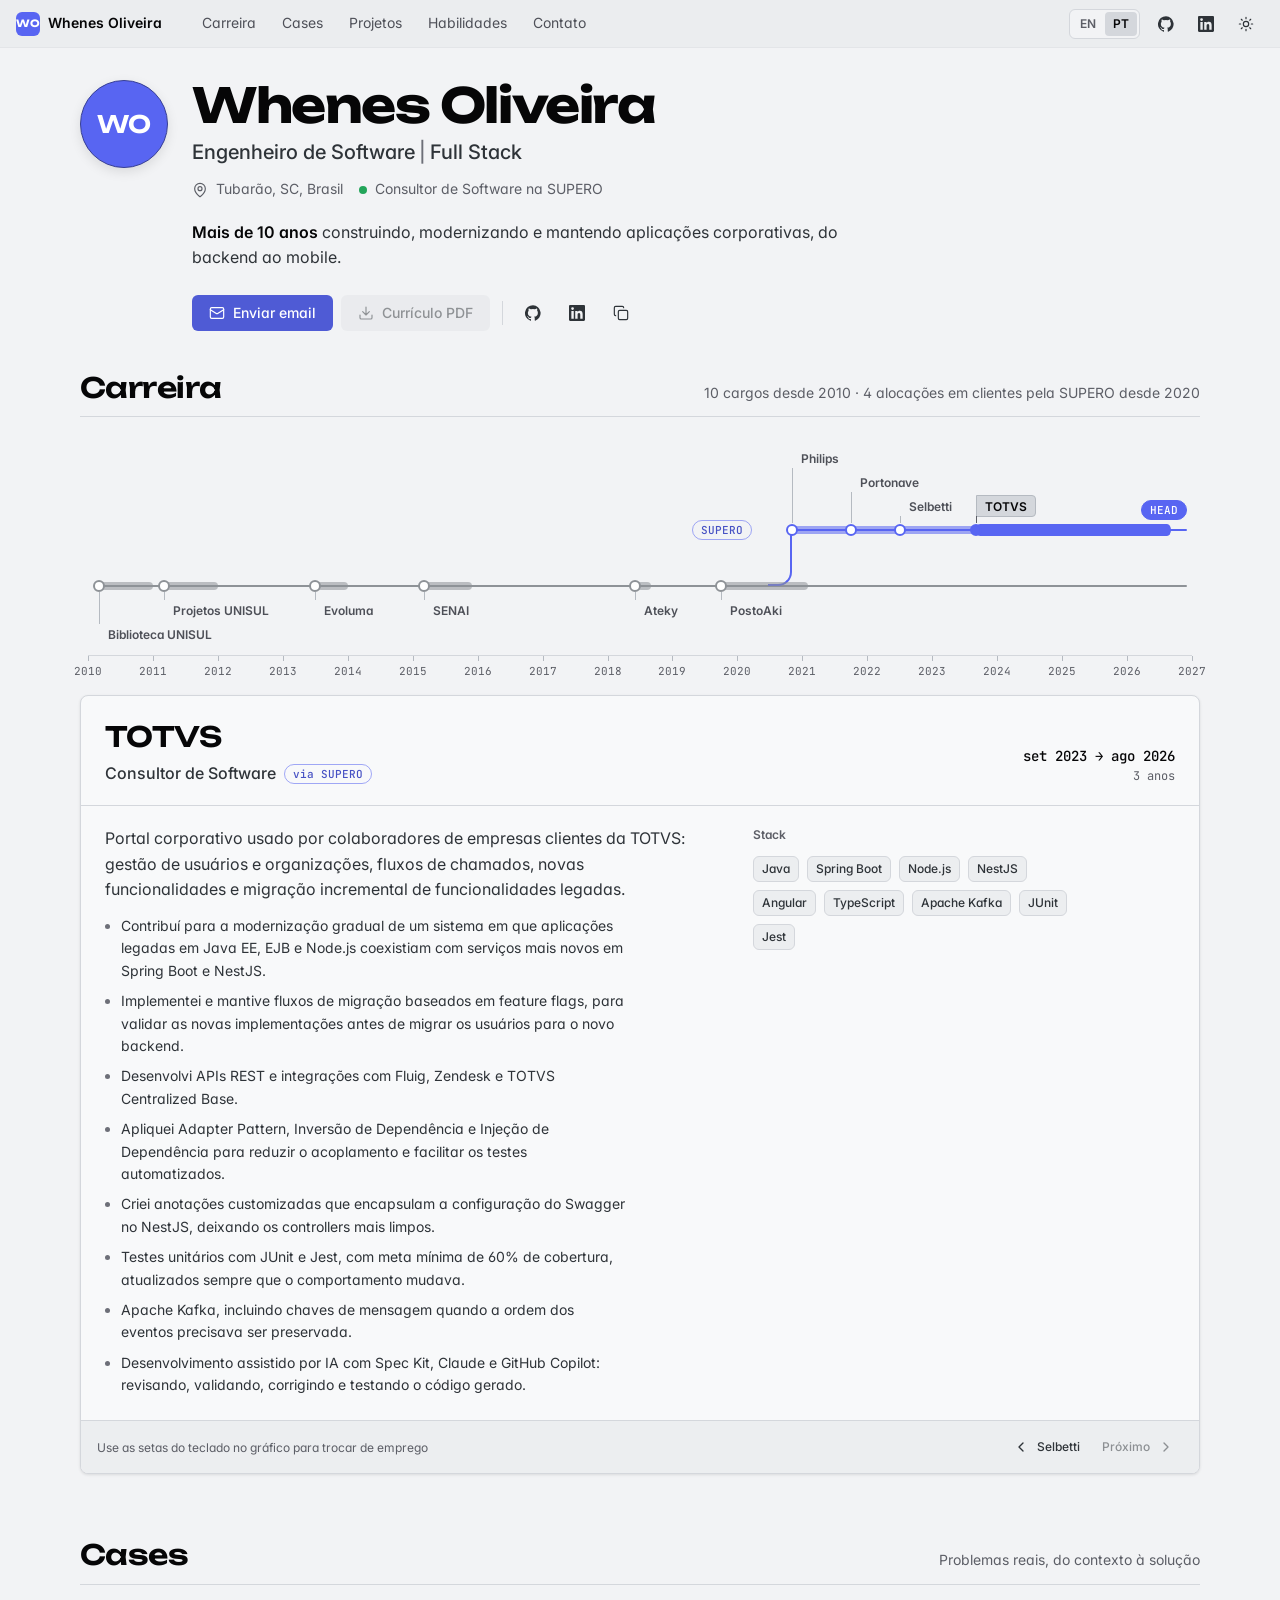
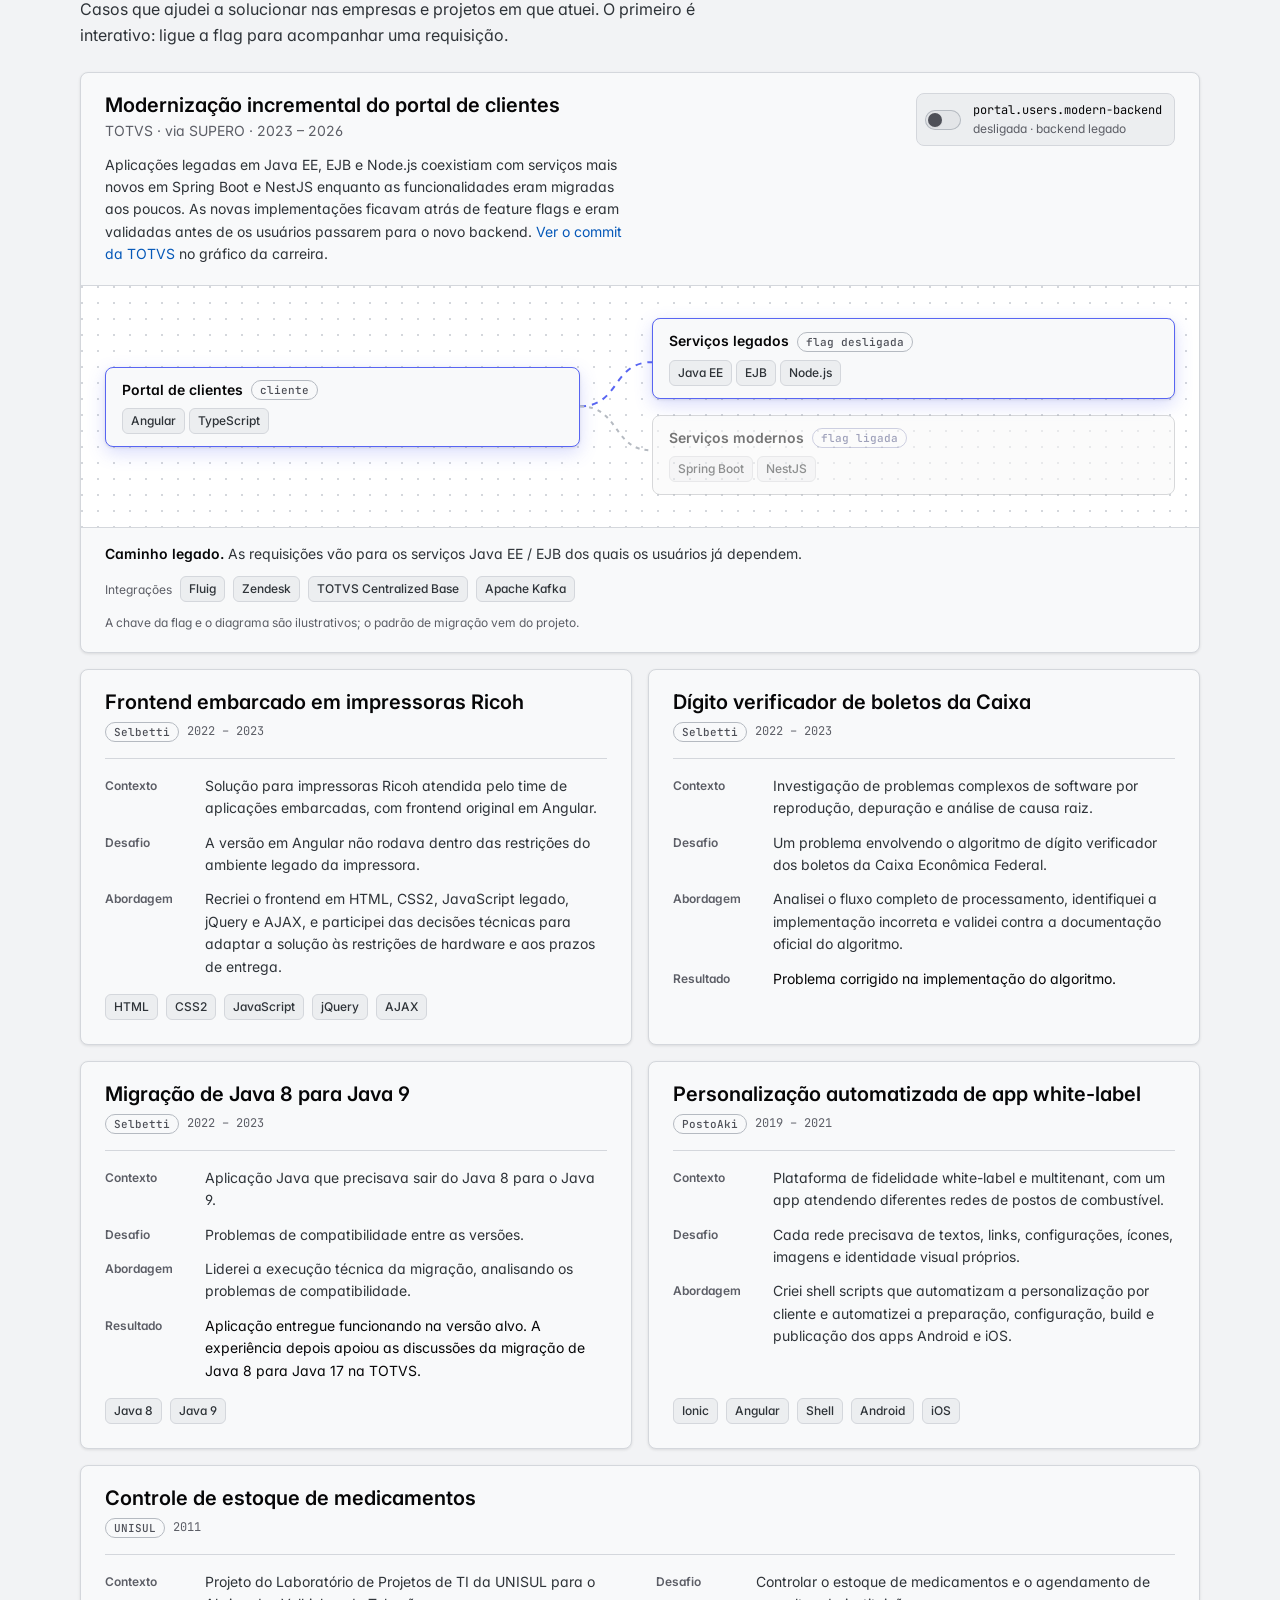
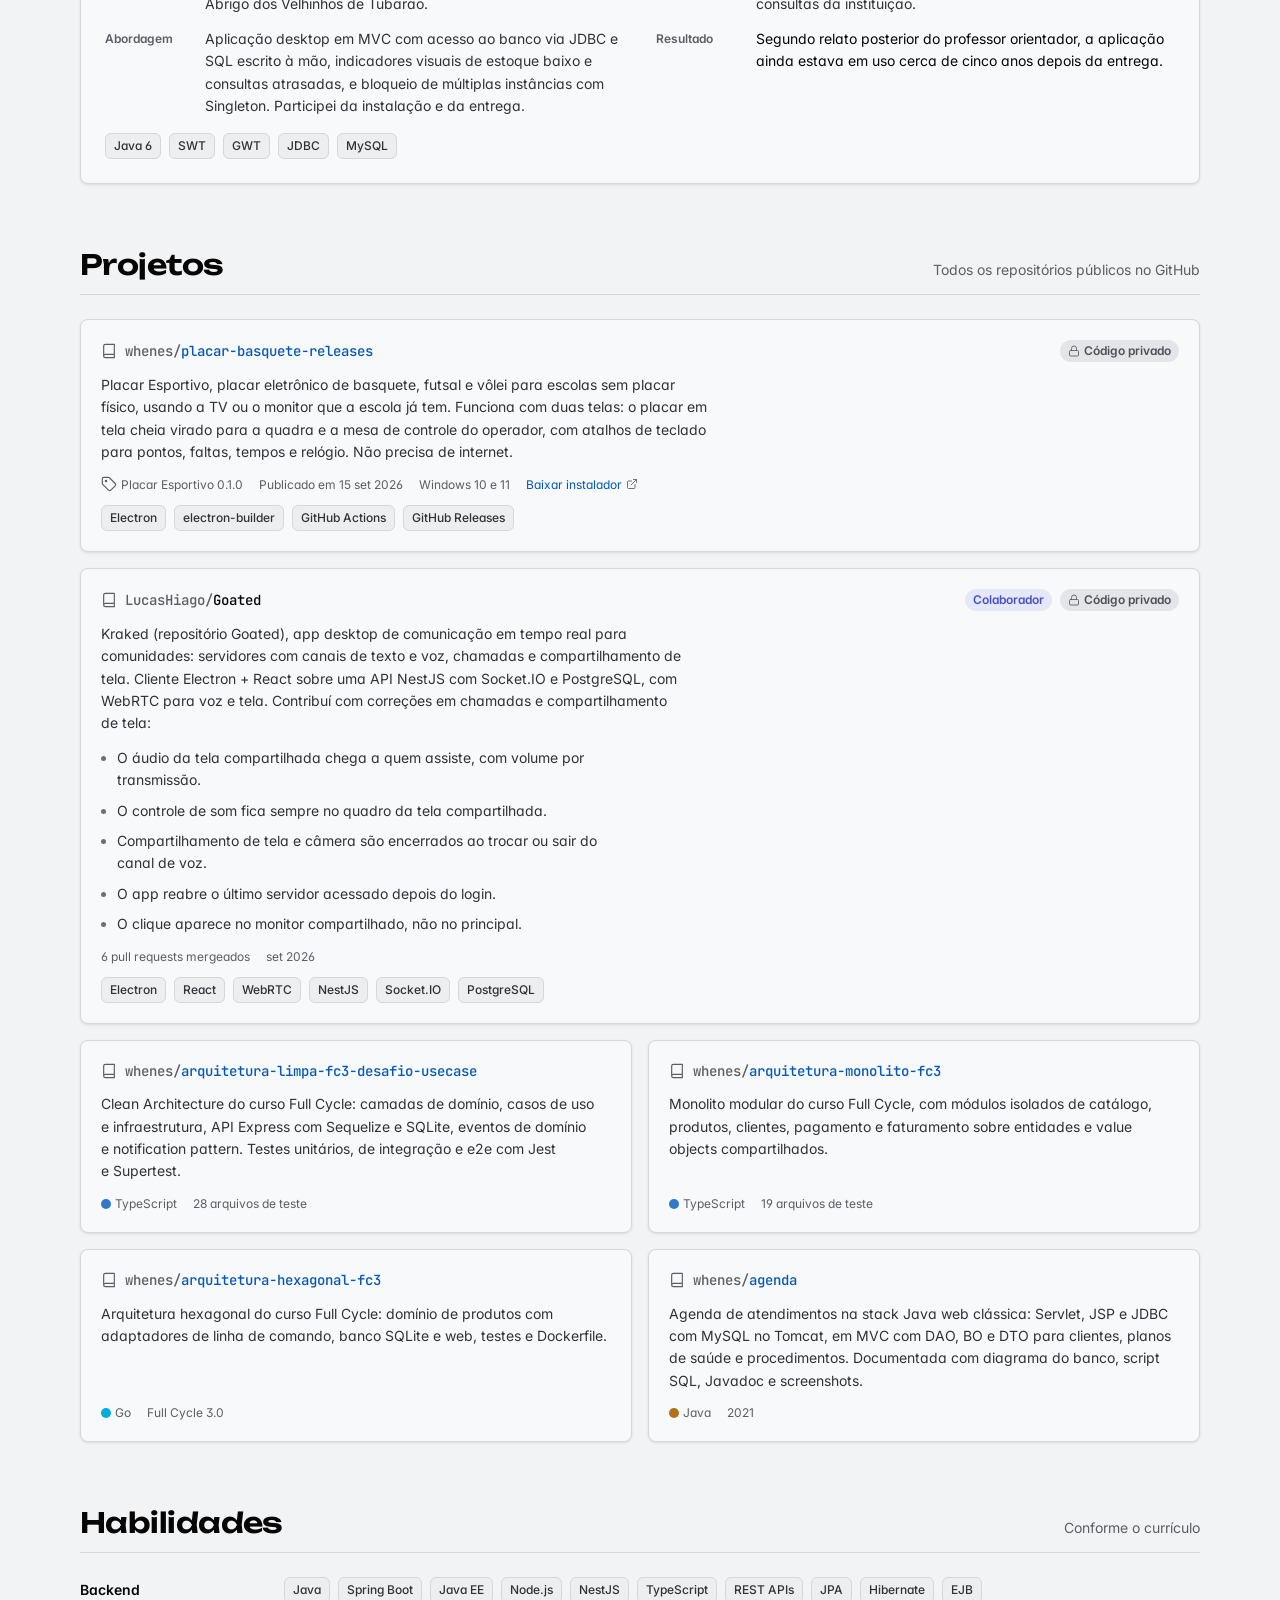
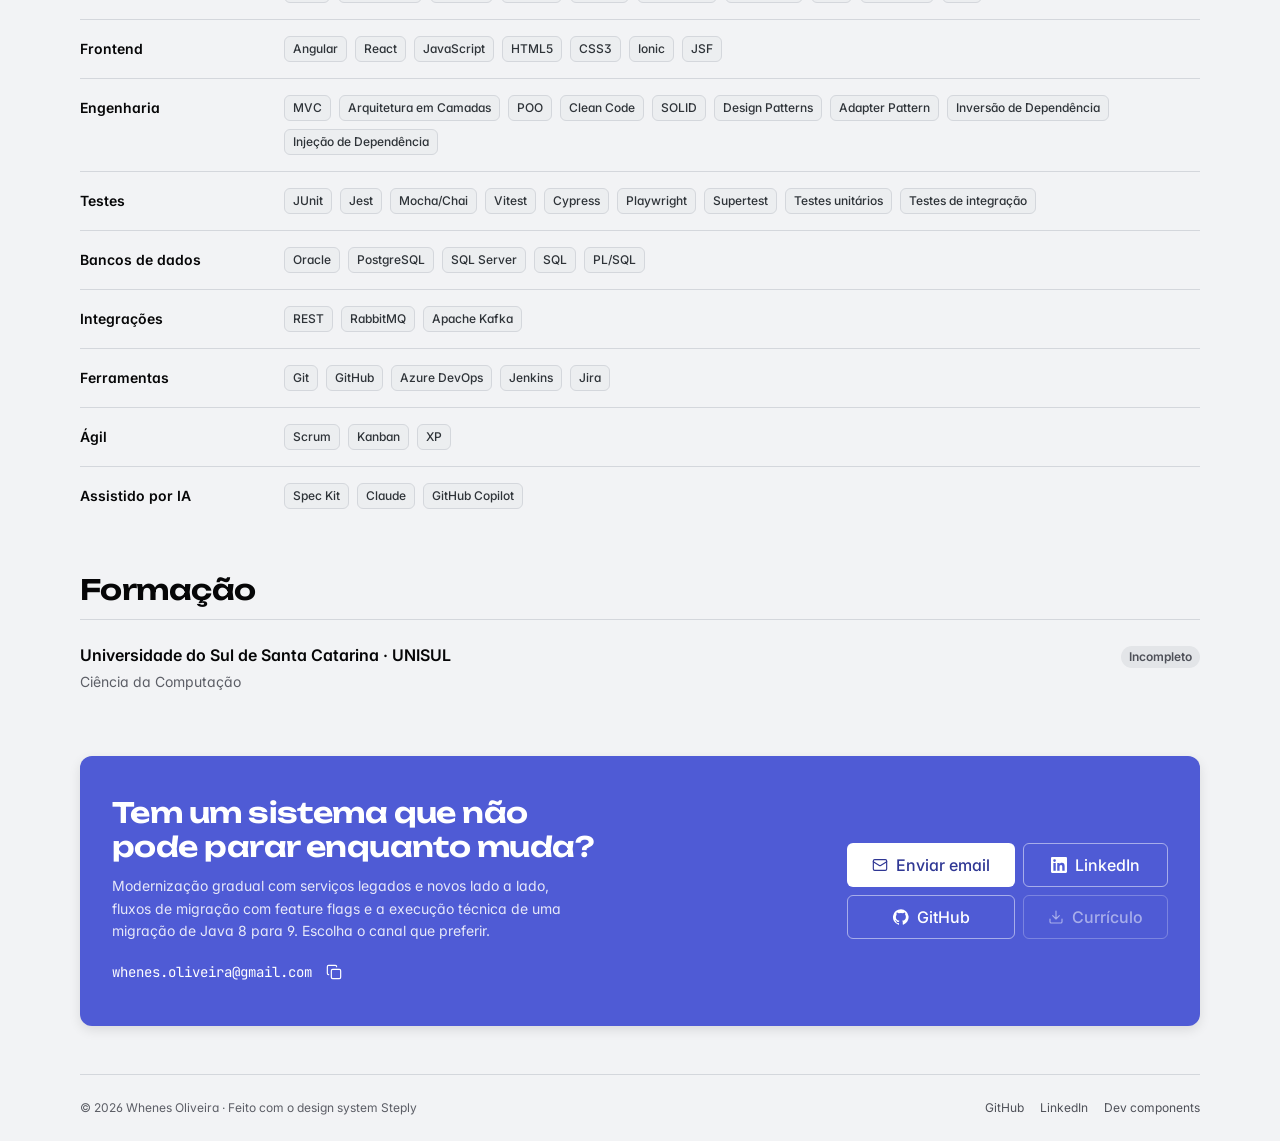
<file: index.html>
<!doctype html>
<html lang="pt-BR" data-theme="dark">
<head>
  <meta charset="utf-8">
  <meta name="viewport" content="width=device-width, initial-scale=1, viewport-fit=cover">
  <title>Whenes Oliveira · Engenheiro de Software | Full Stack</title>
  <meta name="description" content="Engenheiro de Software com mais de 10 anos construindo, modernizando e mantendo aplicações corporativas com Java, Spring Boot, Node.js, NestJS, Angular e React.">
  <meta property="og:type" content="profile">
  <meta property="og:title" content="Whenes Oliveira · Engenheiro de Software | Full Stack">
  <meta property="og:description" content="Mais de 10 anos construindo, modernizando e mantendo aplicações corporativas.">
  <meta property="og:locale" content="pt_BR">
  <meta property="og:locale:alternate" content="en_US">
  <link rel="alternate" hreflang="pt-BR" href="https://whenes.github.io/github-pages-resume/">
  <link rel="alternate" hreflang="en" href="https://whenes.github.io/github-pages-resume/en/">
  <link rel="alternate" hreflang="x-default" href="https://whenes.github.io/github-pages-resume/">
  <script>
    (function () {
      var theme;
      try { theme = localStorage.getItem('theme'); } catch (e) {}
      if (!theme) theme = window.matchMedia('(prefers-color-scheme: light)').matches ? 'light' : 'dark';
      document.documentElement.setAttribute('data-theme', theme);
    })();
  </script>
  <link rel="preconnect" href="https://fonts.googleapis.com">
  <link rel="preconnect" href="https://fonts.gstatic.com" crossorigin>
  <link rel="stylesheet" href="https://fonts.googleapis.com/css2?family=Inter:wght@400;500;600;700&family=JetBrains+Mono:wght@400;500&family=Unbounded:wght@500;600;700&display=swap">
  <link rel="stylesheet" href="assets/css/tokens.css">
  <link rel="stylesheet" href="assets/css/base.css">
  <link rel="stylesheet" href="assets/css/components.css">
  <script src="assets/js/i18n.js" defer></script>
  <script src="assets/js/components.js" defer></script>
  <script src="assets/js/timeline.js" defer></script>
</head>
<body>
  <svg width="0" height="0" style="position:absolute" aria-hidden="true">
    <defs>
      <symbol id="i-sun" viewBox="0 0 24 24" fill="none" stroke="currentColor" stroke-width="1.75" stroke-linecap="round" stroke-linejoin="round"><circle cx="12" cy="12" r="4"/><path d="M12 2v2M12 20v2M4.93 4.93l1.41 1.41M17.66 17.66l1.41 1.41M2 12h2M20 12h2M6.34 17.66l-1.41 1.41M19.07 4.93l-1.41 1.41"/></symbol>
      <symbol id="i-moon" viewBox="0 0 24 24" fill="none" stroke="currentColor" stroke-width="1.75" stroke-linecap="round" stroke-linejoin="round"><path d="M12 3a6 6 0 0 0 9 9 9 9 0 1 1-9-9Z"/></symbol>
      <symbol id="i-copy" viewBox="0 0 24 24" fill="none" stroke="currentColor" stroke-width="1.75" stroke-linecap="round" stroke-linejoin="round"><rect x="8" y="8" width="14" height="14" rx="2"/><path d="M4 16c-1.1 0-2-.9-2-2V4c0-1.1.9-2 2-2h10c1.1 0 2 .9 2 2"/></symbol>
      <symbol id="i-check" viewBox="0 0 24 24" fill="none" stroke="currentColor" stroke-width="2" stroke-linecap="round" stroke-linejoin="round"><path d="M20 6 9 17l-5-5"/></symbol>
      <symbol id="i-mail" viewBox="0 0 24 24" fill="none" stroke="currentColor" stroke-width="1.75" stroke-linecap="round" stroke-linejoin="round"><rect x="2" y="4" width="20" height="16" rx="2"/><path d="m22 7-8.97 5.7a1.94 1.94 0 0 1-2.06 0L2 7"/></symbol>
      <symbol id="i-download" viewBox="0 0 24 24" fill="none" stroke="currentColor" stroke-width="1.75" stroke-linecap="round" stroke-linejoin="round"><path d="M21 15v4a2 2 0 0 1-2 2H5a2 2 0 0 1-2-2v-4M7 10l5 5 5-5M12 15V3"/></symbol>
      <symbol id="i-external" viewBox="0 0 24 24" fill="none" stroke="currentColor" stroke-width="1.75" stroke-linecap="round" stroke-linejoin="round"><path d="M15 3h6v6M10 14 21 3M18 13v6a2 2 0 0 1-2 2H5a2 2 0 0 1-2-2V8a2 2 0 0 1 2-2h6"/></symbol>
      <symbol id="i-pin" viewBox="0 0 24 24" fill="none" stroke="currentColor" stroke-width="1.75" stroke-linecap="round" stroke-linejoin="round"><path d="M20 10c0 5-5.5 10.2-7.4 11.8a1 1 0 0 1-1.2 0C9.5 20.2 4 15 4 10a8 8 0 0 1 16 0"/><circle cx="12" cy="10" r="3"/></symbol>
      <symbol id="i-chevron" viewBox="0 0 24 24" fill="none" stroke="currentColor" stroke-width="2" stroke-linecap="round" stroke-linejoin="round"><path d="m9 18 6-6-6-6"/></symbol>
      <symbol id="i-repo" viewBox="0 0 24 24" fill="none" stroke="currentColor" stroke-width="1.75" stroke-linecap="round" stroke-linejoin="round"><path d="M4 19.5v-15A2.5 2.5 0 0 1 6.5 2H20v20H6.5a2.5 2.5 0 0 1 0-5H20"/></symbol>
      <symbol id="i-tag" viewBox="0 0 24 24" fill="none" stroke="currentColor" stroke-width="1.75" stroke-linecap="round" stroke-linejoin="round"><path d="M12.6 2.6A2 2 0 0 0 11.2 2H4a2 2 0 0 0-2 2v7.2a2 2 0 0 0 .6 1.4l8.7 8.7a2.4 2.4 0 0 0 3.4 0l6.6-6.6a2.4 2.4 0 0 0 0-3.4Z"/><circle cx="7.5" cy="7.5" r="1"/></symbol>
      <symbol id="i-lock" viewBox="0 0 24 24" fill="none" stroke="currentColor" stroke-width="1.75" stroke-linecap="round" stroke-linejoin="round"><rect x="3" y="11" width="18" height="11" rx="2"/><path d="M7 11V7a5 5 0 0 1 10 0v4"/></symbol>
      <symbol id="i-github" viewBox="0 0 24 24" fill="currentColor"><path d="M12 .3a12 12 0 0 0-3.8 23.4c.6.1.8-.3.8-.6v-2c-3.3.7-4-1.6-4-1.6-.6-1.4-1.4-1.8-1.4-1.8-1-.7.1-.7.1-.7 1.2.1 1.8 1.2 1.8 1.2 1.1 1.8 2.8 1.3 3.5 1 .1-.8.4-1.3.8-1.6-2.7-.3-5.5-1.3-5.5-5.9 0-1.3.5-2.4 1.2-3.2-.1-.3-.5-1.5.1-3.2 0 0 1-.3 3.3 1.2a11.5 11.5 0 0 1 6 0C17 4.9 18 5.2 18 5.2c.7 1.7.3 2.9.1 3.2.8.8 1.2 1.9 1.2 3.2 0 4.6-2.8 5.6-5.5 5.9.4.4.8 1.1.8 2.2v3.3c0 .3.2.7.8.6A12 12 0 0 0 12 .3"/></symbol>
      <symbol id="i-linkedin" viewBox="0 0 24 24" fill="currentColor"><path d="M20.45 20.45h-3.56v-5.57c0-1.33-.02-3.04-1.85-3.04-1.85 0-2.14 1.45-2.14 2.94v5.67H9.35V9h3.41v1.56h.05c.48-.9 1.64-1.850 3.37-1.85 3.6 0 4.27 2.37 4.27 5.46v6.28ZM5.34 7.43a2.06 2.06 0 1 1 0-4.13 2.06 2.06 0 0 1 0 4.13Zm1.78 13.02H3.56V9h3.56v11.45ZM22.23 0H1.77C.79 0 0 .77 0 1.73v20.54C0 23.23.79 24 1.77 24h20.45c.98 0 1.78-.77 1.78-1.73V1.73C24 .77 23.2 0 22.22 0h.01Z"/></symbol>
    </defs>
  </svg>

  <a class="skip-link" href="#main">Pular para o conteúdo</a>

  <header class="app-topbar">
    <a class="app-topbar-brand" href="#top">
      <span class="app-topbar-mark" aria-hidden="true">WO</span>
      Whenes Oliveira
    </a>
    <nav aria-label="Seções">
      <ul class="app-topbar-nav">
        <li><a href="#career">Carreira</a></li>
        <li><a href="#cases">Cases</a></li>
        <li><a href="#projects">Projetos</a></li>
        <li><a href="#skills">Habilidades</a></li>
        <li><a href="#contact">Contato</a></li>
      </ul>
    </nav>
    <div class="app-topbar-actions">
      <nav class="lang-switch" aria-label="Idioma">
        <a href="en/index.html" hreflang="en" lang="en" aria-label="English">EN</a>
        <a href="index.html" hreflang="pt-BR" lang="pt-BR" aria-label="Português (Brasil)" aria-current="true">PT</a>
      </nav>
      <a class="btn btn-ghost btn-icon app-topbar-social" href="https://github.com/whenes" aria-label="Perfil no GitHub"><svg class="icon" aria-hidden="true"><use href="#i-github"/></svg></a>
      <a class="btn btn-ghost btn-icon app-topbar-social" href="https://www.linkedin.com/in/whenes-oliveira-b9baa7189" aria-label="Perfil no LinkedIn"><svg class="icon" aria-hidden="true"><use href="#i-linkedin"/></svg></a>
      <button class="btn btn-ghost btn-icon theme-toggle" type="button" data-theme-toggle aria-label="Mudar tema">
        <svg class="icon icon-moon" aria-hidden="true"><use href="#i-moon"/></svg>
        <svg class="icon icon-sun" aria-hidden="true"><use href="#i-sun"/></svg>
      </button>
    </div>
  </header>

  <main class="page" id="main">

    <header class="profile" id="top">
      <div class="profile-avatar" aria-hidden="true">WO</div>
      <div>
        <h1 class="profile-name">Whenes Oliveira</h1>
        <p class="profile-role">Engenheiro de Software<span class="profile-role-sep" aria-hidden="true">|</span>Full Stack</p>
        <ul class="profile-meta">
          <li><svg class="icon" aria-hidden="true"><use href="#i-pin"/></svg>Tubarão, SC, Brasil</li>
          <li><span class="status-dot" aria-hidden="true"></span>Consultor de Software na SUPERO</li>
        </ul>
        <p class="profile-summary"><strong>Mais de 10 anos</strong> construindo, modernizando e mantendo aplicações corporativas, do backend ao mobile.</p>
        <div class="profile-actions">
          <a class="btn btn-primary" href="mailto:whenes.oliveira@gmail.com"><svg class="icon" aria-hidden="true"><use href="#i-mail"/></svg>Enviar email</a>
          <a class="btn btn-secondary" aria-disabled="true" title="Currículo em PDF ainda não publicado"><svg class="icon" aria-hidden="true"><use href="#i-download"/></svg>Currículo PDF</a>
          <span class="profile-actions-divider" aria-hidden="true"></span>
          <a class="btn btn-ghost btn-icon" href="https://github.com/whenes" aria-label="Perfil no GitHub"><svg class="icon" aria-hidden="true"><use href="#i-github"/></svg></a>
          <a class="btn btn-ghost btn-icon" href="https://www.linkedin.com/in/whenes-oliveira-b9baa7189" aria-label="Perfil no LinkedIn"><svg class="icon" aria-hidden="true"><use href="#i-linkedin"/></svg></a>
          <button class="btn btn-ghost btn-icon" type="button" data-copy="whenes.oliveira@gmail.com" data-copy-message="Email copiado" aria-label="Copiar endereço de email"><svg class="icon" aria-hidden="true"><use href="#i-copy"/></svg></button>
        </div>
      </div>
    </header>

    <!-- ============ Career ============ -->
    <section class="page-section" id="career" aria-labelledby="career-title">
      <header class="section-heading">
        <h2 class="section-heading-title" id="career-title">Carreira</h2>
        <span class="section-heading-note">10 cargos desde 2010 · 4 alocações em clientes pela SUPERO desde 2020</span>
      </header>

      <div class="timeline" id="career-timeline" data-timeline-for="career-log" data-timeline-selected="totvs"></div>

      <ol class="gitlog" id="career-log">
        <li class="commit" id="log-supero" data-branch="tip" data-kind="branch" data-lane="b" data-start="2020-11" data-end="" data-slug="supero" data-label="SUPERO">
          <span class="commit-graph" aria-hidden="true"><i class="lane lane-a"></i><i class="lane lane-b"></i><i class="node node-head" data-lane="b"></i></span>
          <div class="commit-body">
            <div class="commit-head">
              <h3 class="commit-title"><span class="commit-org">SUPERO</span> <span class="commit-role">Consultor de Software</span></h3>
              <span class="commit-refs"><span class="ref ref-head">HEAD</span><span class="ref ref-branch">consultoria</span></span>
              <span class="commit-date">nov 2020 → atual</span>
            </div>
            <p class="commit-subject">Consultoria de software em diversos projetos e clientes corporativos: backend, frontend, mobile, integrações de sistemas, modernização de legado, troubleshooting e manutenção.</p>
          </div>
        </li>

        <li class="commit" id="log-totvs" data-lane="b" data-start="2023-09" data-end="2026-08" data-slug="totvs" data-label="TOTVS">
          <span class="commit-graph" aria-hidden="true"><i class="lane lane-a"></i><i class="lane lane-b"></i><i class="node" data-lane="b"></i></span>
          <div class="commit-body">
            <div class="commit-head">
              <h3 class="commit-title"><span class="commit-org">TOTVS</span> <span class="commit-role">Consultor de Software</span></h3>
              <span class="commit-date">set 2023 → ago 2026</span>
            </div>
            <p class="commit-subject">Portal corporativo usado por colaboradores de empresas clientes da TOTVS: gestão de usuários e organizações, fluxos de chamados, novas funcionalidades e migração incremental de funcionalidades legadas.</p>
            <details class="commit-details">
              <summary><svg class="icon" aria-hidden="true"><use href="#i-chevron"/></svg><span class="commit-details-label-closed">Mostrar 8 mudanças</span><span class="commit-details-label-open">Ocultar mudanças</span></summary>
              <ul class="commit-points">
                <li>Contribuí para a modernização gradual de um sistema em que aplicações legadas em Java EE, EJB e Node.js coexistiam com serviços mais novos em Spring Boot e NestJS.</li>
                <li>Implementei e mantive fluxos de migração baseados em feature flags, para validar as novas implementações antes de migrar os usuários para o novo backend.</li>
                <li>Desenvolvi APIs REST e integrações com Fluig, Zendesk e TOTVS Centralized Base.</li>
                <li>Apliquei Adapter Pattern, Inversão de Dependência e Injeção de Dependência para reduzir o acoplamento e facilitar os testes automatizados.</li>
                <li>Criei anotações customizadas que encapsulam a configuração do Swagger no NestJS, deixando os controllers mais limpos.</li>
                <li>Testes unitários com JUnit e Jest, com meta mínima de 60% de cobertura, atualizados sempre que o comportamento mudava.</li>
                <li>Apache Kafka, incluindo chaves de mensagem quando a ordem dos eventos precisava ser preservada.</li>
                <li>Desenvolvimento assistido por IA com Spec Kit, Claude e GitHub Copilot: revisando, validando, corrigindo e testando o código gerado.</li>
              </ul>
              <ul class="tech-list">
                <li class="tech">Java</li><li class="tech">Spring Boot</li><li class="tech">Node.js</li><li class="tech">NestJS</li><li class="tech">Angular</li><li class="tech">TypeScript</li><li class="tech">Apache Kafka</li><li class="tech">JUnit</li><li class="tech">Jest</li>
              </ul>
            </details>
          </div>
        </li>

        <li class="commit" id="log-selbetti" data-lane="b" data-start="2022-07" data-end="2023-08" data-slug="selbetti" data-label="Selbetti">
          <span class="commit-graph" aria-hidden="true"><i class="lane lane-a"></i><i class="lane lane-b"></i><i class="node" data-lane="b"></i></span>
          <div class="commit-body">
            <div class="commit-head">
              <h3 class="commit-title"><span class="commit-org">Selbetti</span> <span class="commit-role">Consultor de Software</span></h3>
              <span class="commit-date">jul 2022 → ago 2023</span>
            </div>
            <p class="commit-subject">Times de suporte técnico, mobile e aplicações embarcadas: reprodução, depuração e análise de causa raiz de problemas complexos.</p>
            <details class="commit-details">
              <summary><svg class="icon" aria-hidden="true"><use href="#i-chevron"/></svg><span class="commit-details-label-closed">Mostrar 5 mudanças</span><span class="commit-details-label-open">Ocultar mudanças</span></summary>
              <ul class="commit-points">
                <li>Corrigi um problema no algoritmo de dígito verificador de boletos da Caixa Econômica Federal, analisando o fluxo completo de processamento, encontrando a implementação incorreta e validando com a documentação oficial.</li>
                <li>Desenvolvi um app Android nativo em Kotlin com um fluxo ponta a ponta de listagem de impressoras, passando por uma API em Java e Spring Boot.</li>
                <li>Recriei o frontend das impressoras Ricoh em HTML, CSS2, JavaScript legado, jQuery e AJAX quando a solução em Angular não conseguia rodar no ambiente da impressora.</li>
                <li>Liderei a execução técnica da migração de Java 8 para Java 9, entregando a aplicação funcionando na versão alvo.</li>
                <li>Participei de decisões técnicas para adaptar a solução às restrições de hardware e aos prazos de entrega.</li>
              </ul>
              <ul class="tech-list">
                <li class="tech">Java</li><li class="tech">Spring Boot</li><li class="tech">Java EE</li><li class="tech">Kotlin</li><li class="tech">Android</li><li class="tech">Angular</li><li class="tech">React</li><li class="tech">Flutter</li><li class="tech">C#</li><li class="tech">jQuery</li>
              </ul>
            </details>
          </div>
        </li>

        <li class="commit" id="log-portonave" data-lane="b" data-start="2021-10" data-end="2022-06" data-slug="portonave" data-label="Portonave">
          <span class="commit-graph" aria-hidden="true"><i class="lane lane-a"></i><i class="lane lane-b"></i><i class="node" data-lane="b"></i></span>
          <div class="commit-body">
            <div class="commit-head">
              <h3 class="commit-title"><span class="commit-org">Portonave</span> <span class="commit-role">Consultor de Software</span></h3>
              <span class="commit-date">out 2021 → jun 2022</span>
            </div>
            <p class="commit-subject">Software de apoio às operações portuárias em sistemas desktop, web, mobile e integrados.</p>
            <details class="commit-details">
              <summary><svg class="icon" aria-hidden="true"><use href="#i-chevron"/></svg><span class="commit-details-label-closed">Mostrar 4 mudanças</span><span class="commit-details-label-open">Ocultar mudanças</span></summary>
              <ul class="commit-points">
                <li>APIs REST em Java e Spring Boot; aplicações desktop em Eclipse RCP, SWT e Swing.</li>
                <li>Apps Android nativos em Java e interfaces web em React, integrados a APIs, serviços e bancos de dados.</li>
                <li>Mecanismo de persistência de estado que permitia retomar processos de várias etapas interrompidos exatamente na etapa em que pararam.</li>
                <li>Investiguei problemas de precisão numérica e de representação de valores nos fluxos da aplicação.</li>
              </ul>
              <ul class="tech-list">
                <li class="tech">Java</li><li class="tech">Spring Boot</li><li class="tech">Eclipse RCP</li><li class="tech">SWT</li><li class="tech">Android</li><li class="tech">React</li>
              </ul>
            </details>
          </div>
        </li>

        <li class="commit" id="log-philips" data-branch="start" data-lane="b" data-start="2020-11" data-end="2021-10" data-slug="philips" data-label="Philips">
          <span class="commit-graph" aria-hidden="true"><i class="lane lane-a"></i><i class="lane lane-b"></i><i class="branch-curve"></i><i class="node" data-lane="b"></i></span>
          <div class="commit-body">
            <div class="commit-head">
              <h3 class="commit-title"><span class="commit-org">Philips</span> <span class="commit-role">Consultor de Software</span></h3>
              <span class="commit-date">nov 2020 → out 2021</span>
            </div>
            <p class="commit-subject">Sistema de gestão hospitalar Tasy: novas funcionalidades e manutenção de módulos existentes.</p>
            <details class="commit-details">
              <summary><svg class="icon" aria-hidden="true"><use href="#i-chevron"/></svg><span class="commit-details-label-closed">Mostrar 6 mudanças</span><span class="commit-details-label-open">Ocultar mudanças</span></summary>
              <ul class="commit-points">
                <li>Uso intenso de Oracle PL/SQL: procedures, functions, views, triggers e consultas complexas, com regras de negócio implementadas no banco conforme a arquitetura do produto.</li>
                <li>Participei do desenvolvimento de um fluxo de credenciamento para hospitais que atendem clientes Unimed.</li>
                <li>Desenvolvi funcionalidades em PL/SQL de ponta a ponta, do entendimento do fluxo de negócio à implementação, depuração, testes e integração com as aplicações consumidoras.</li>
                <li>Referência técnica em qualidade de código, ajudando desenvolvedores a aplicar SRP, Fail Fast, SOLID e remoção de duplicação.</li>
                <li>Investiguei bugs reproduzindo fluxos de usuário, analisando logs e depurando a execução da aplicação e do banco de dados.</li>
                <li>Trabalhei com várias versões do produto: branches, conflitos de merge e pull requests para cada versão aplicável.</li>
              </ul>
              <ul class="tech-list">
                <li class="tech">Java</li><li class="tech">Node.js</li><li class="tech">Angular</li><li class="tech">TypeScript</li><li class="tech">Oracle</li><li class="tech">PL/SQL</li><li class="tech">Jenkins</li>
              </ul>
            </details>
          </div>
        </li>

        <li class="commit" id="log-postoaki" data-lane="a" data-start="2019-10" data-end="2021-01" data-slug="postoaki" data-label="PostoAki">
          <span class="commit-graph" aria-hidden="true"><i class="lane lane-a"></i><i class="node" data-lane="a"></i></span>
          <div class="commit-body">
            <div class="commit-head">
              <h3 class="commit-title"><span class="commit-org">PostoAki</span> <span class="commit-role">Desenvolvedor de Software</span></h3>
              <span class="commit-date">out 2019 → jan 2021</span>
            </div>
            <p class="commit-subject">Plataforma de fidelidade para redes de postos de combustível: cupons de desconto, integrações com pontos de venda, aplicações web e mobile.</p>
            <details class="commit-details">
              <summary><svg class="icon" aria-hidden="true"><use href="#i-chevron"/></svg><span class="commit-details-label-closed">Mostrar 6 mudanças</span><span class="commit-details-label-open">Ocultar mudanças</span></summary>
              <ul class="commit-points">
                <li>Entreguei funcionalidades de ponta a ponta entre frontend, backend, banco de dados e integrações, incluindo APIs de terceiros e sistemas Linx.</li>
                <li>Aplicação white-label e multitenant atendendo diferentes redes de postos.</li>
                <li>Shell scripts automatizando a personalização por cliente: textos, links, configurações, ícones, imagens e identidade visual.</li>
                <li>Automatizei a preparação, configuração, build e publicação dos apps Android e iOS.</li>
                <li>Participei de decisões de UX, como priorizar o cupom de desconto ao abrir o app e facilitar a navegação em listas longas de postos.</li>
                <li>Treinei um desenvolvedor júnior nas atividades e processos do time.</li>
              </ul>
              <ul class="tech-list">
                <li class="tech">Java</li><li class="tech">Spring Boot</li><li class="tech">Angular</li><li class="tech">Ionic</li><li class="tech">Shell</li>
              </ul>
            </details>
          </div>
        </li>

        <li class="commit" id="log-ateky" data-lane="a" data-start="2018-06" data-end="2018-08" data-slug="ateky" data-label="Ateky">
          <span class="commit-graph" aria-hidden="true"><i class="lane lane-a"></i><i class="node" data-lane="a"></i></span>
          <div class="commit-body">
            <div class="commit-head">
              <h3 class="commit-title"><span class="commit-org">Ateky</span> <span class="commit-role">Suporte Técnico</span></h3>
              <span class="commit-date">jun 2018 → ago 2018</span>
            </div>
            <p class="commit-subject">Suporte remoto a clientes de provedor de internet, diagnosticando conexões lentas ou instáveis a partir da configuração de rede, das informações de sinal e das rotas.</p>
          </div>
        </li>

        <li class="commit" id="log-senai" data-lane="a" data-start="2015-03" data-end="2015-11" data-slug="senai" data-label="SENAI">
          <span class="commit-graph" aria-hidden="true"><i class="lane lane-a"></i><i class="node" data-lane="a"></i></span>
          <div class="commit-body">
            <div class="commit-head">
              <h3 class="commit-title"><span class="commit-org">SENAI</span> <span class="commit-role">Desenvolvedor de Software</span></h3>
              <span class="commit-date">mar 2015 → nov 2015</span>
            </div>
            <p class="commit-subject">Sistema web de gestão escolar usado pelas unidades do SENAI.</p>
            <details class="commit-details">
              <summary><svg class="icon" aria-hidden="true"><use href="#i-chevron"/></svg><span class="commit-details-label-closed">Mostrar 3 mudanças</span><span class="commit-details-label-open">Ocultar mudanças</span></summary>
              <ul class="commit-points">
                <li>Funcionalidades em Java Web, Java EE, JSF, JSP, RichFaces e Hibernate; relatórios customizados em SQL e PostgreSQL.</li>
                <li>Investiguei problemas analisando logs e depurando a aplicação, e corrigi inconsistências de dados para não bloquear processos escolares.</li>
                <li>Testes JUnit para novas funcionalidades, atualizados sempre que as regras de negócio mudavam.</li>
              </ul>
              <ul class="tech-list">
                <li class="tech">Java EE</li><li class="tech">JSF</li><li class="tech">JSP</li><li class="tech">RichFaces</li><li class="tech">Hibernate</li><li class="tech">PostgreSQL</li><li class="tech">JUnit</li>
              </ul>
            </details>
          </div>
        </li>

        <li class="commit" id="log-evoluma" data-lane="a" data-start="2013-07" data-end="2013-12" data-slug="evoluma" data-label="Evoluma">
          <span class="commit-graph" aria-hidden="true"><i class="lane lane-a"></i><i class="node" data-lane="a"></i></span>
          <div class="commit-body">
            <div class="commit-head">
              <h3 class="commit-title"><span class="commit-org">Evoluma</span> <span class="commit-role">Estagiário de Desenvolvimento de Software</span></h3>
              <span class="commit-date">jul 2013 → dez 2013</span>
            </div>
            <p class="commit-subject">Aplicação PHP de rastreamento de veículos: cadastros, relatórios, consultas PostgreSQL, correção de bugs e um manual do usuário em PDF.</p>
          </div>
        </li>

        <li class="commit" id="log-unisul-projects" data-lane="a" data-start="2011-03" data-end="2011-12" data-slug="unisul-projects" data-label="Projetos UNISUL">
          <span class="commit-graph" aria-hidden="true"><i class="lane lane-a"></i><i class="node" data-lane="a"></i></span>
          <div class="commit-body">
            <div class="commit-head">
              <h3 class="commit-title"><span class="commit-org">Laboratório de Projetos de TI, UNISUL</span> <span class="commit-role">Estagiário de Desenvolvimento de Software</span></h3>
              <span class="commit-date">mar 2011 → dez 2011</span>
            </div>
            <p class="commit-subject">Aplicação desktop de controle de estoque de medicamentos e agendamento de consultas, entregue ao Abrigo dos Velhinhos de Tubarão e, segundo o professor orientador, ainda em uso cerca de cinco anos depois.</p>
            <details class="commit-details">
              <summary><svg class="icon" aria-hidden="true"><use href="#i-chevron"/></svg><span class="commit-details-label-closed">Mostrar 3 mudanças</span><span class="commit-details-label-open">Ocultar mudanças</span></summary>
              <ul class="commit-points">
                <li>Acesso ao banco via JDBC com SQL escrito à mão, em estrutura MVC.</li>
                <li>Controle de instância única com Singleton, impedindo que várias instâncias da aplicação fossem abertas ao mesmo tempo.</li>
                <li>Indicadores visuais de estoque baixo de medicamentos e de consultas atrasadas; participei da instalação e da entrega na instituição.</li>
              </ul>
              <ul class="tech-list">
                <li class="tech">Java 6</li><li class="tech">SWT</li><li class="tech">GWT</li><li class="tech">JDBC</li><li class="tech">MySQL</li>
              </ul>
            </details>
          </div>
        </li>

        <li class="commit" id="log-unisul-library" data-root data-lane="a" data-start="2010-03" data-end="2010-12" data-slug="unisul-library" data-label="Biblioteca UNISUL">
          <span class="commit-graph" aria-hidden="true"><i class="lane lane-a"></i><i class="node" data-lane="a"></i></span>
          <div class="commit-body">
            <div class="commit-head">
              <h3 class="commit-title"><span class="commit-org">Laboratório da Biblioteca, UNISUL</span> <span class="commit-role">Estagiário de Suporte de TI</span></h3>
              <span class="commit-refs"><span class="ref">root</span></span>
              <span class="commit-date">mar 2010 → dez 2010</span>
            </div>
            <p class="commit-subject">Suporte a um laboratório de informática com cerca de 15 estações: conectividade Wi-Fi, endereçamento IP, drivers e hardware.</p>
          </div>
        </li>
      </ol>
    </section>

    <!-- ============ Case studies ============ -->
    <section class="page-section" id="cases" aria-labelledby="cases-title">
      <header class="section-heading">
        <h2 class="section-heading-title" id="cases-title">Cases</h2>
        <span class="section-heading-note">Problemas reais, do contexto à solução</span>
      </header>
      <p class="page-lede">Casos que ajudei a solucionar nas empresas e projetos em que atuei. O primeiro é interativo: ligue a flag para acompanhar uma requisição.</p>
      <article class="card flag-case" data-flag-case>
        <header class="flag-case-header">
          <div>
            <h3 class="flag-case-title">Modernização incremental do portal de clientes</h3>
            <p class="flag-case-org">TOTVS · via SUPERO · 2023 – 2026</p>
            <p class="flag-case-desc">Aplicações legadas em Java EE, EJB e Node.js coexistiam com serviços mais novos em Spring Boot e NestJS enquanto as funcionalidades eram migradas aos poucos. As novas implementações ficavam atrás de feature flags e eram validadas antes de os usuários passarem para o novo backend. <a href="#log-totvs">Ver o commit da TOTVS</a> no gráfico da carreira.</p>
          </div>
          <button class="flag-switch" type="button" role="switch" aria-checked="false" aria-label="Feature flag portal.users.modern-backend">
            <span class="flag-switch-track" aria-hidden="true"></span>
            <span class="flag-switch-text">
              <span class="flag-switch-key">portal.users.modern-backend</span>
              <span class="flag-switch-state" data-flag-state="off">desligada · backend legado</span>
              <span class="flag-switch-state" data-flag-state="on" hidden>ligada · backend moderno</span>
            </span>
          </button>
        </header>
        <div class="flag-path">
          <div class="flag-node is-active">
            <span class="flag-node-name">Portal de clientes <span class="ref">cliente</span></span>
            <ul class="tech-list"><li class="tech">Angular</li><li class="tech">TypeScript</li></ul>
          </div>
          <svg class="flag-edges" viewBox="0 0 72 100" preserveAspectRatio="none" aria-hidden="true">
            <path class="flag-edge" data-flag-target="legacy" d="M0 50 C 40 50, 32 25, 72 25" vector-effect="non-scaling-stroke"/>
            <path class="flag-edge" data-flag-target="modern" d="M0 50 C 40 50, 32 75, 72 75" vector-effect="non-scaling-stroke"/>
          </svg>
          <div class="flag-targets">
            <div class="flag-node" data-flag-target="legacy">
              <span class="flag-node-name">Serviços legados <span class="ref">flag desligada</span></span>
              <ul class="tech-list"><li class="tech">Java EE</li><li class="tech">EJB</li><li class="tech">Node.js</li></ul>
            </div>
            <div class="flag-node" data-flag-target="modern">
              <span class="flag-node-name">Serviços modernos <span class="ref ref-branch">flag ligada</span></span>
              <ul class="tech-list"><li class="tech">Spring Boot</li><li class="tech">NestJS</li></ul>
            </div>
          </div>
        </div>
        <footer class="flag-case-footer">
          <div aria-live="polite">
            <p class="flag-status" data-flag-state="off"><strong>Caminho legado.</strong> As requisições vão para os serviços Java EE / EJB dos quais os usuários já dependem.</p>
            <p class="flag-status" data-flag-state="on" hidden><strong>Caminho moderno.</strong> A nova implementação em Spring Boot / NestJS atende os usuários sob a flag, validada antes da troca completa.</p>
          </div>
          <ul class="flag-integrations">
            <li>Integrações</li>
            <li class="tech">Fluig</li><li class="tech">Zendesk</li><li class="tech">TOTVS Centralized Base</li><li class="tech">Apache Kafka</li>
          </ul>
          <p class="flag-note">A chave da flag e o diagrama são ilustrativos; o padrão de migração vem do projeto.</p>
        </footer>
      </article>
      <div class="case-grid">
        <article class="card case-card" id="case-ricoh">
          <header class="case-head">
            <h3 class="case-title">Frontend embarcado em impressoras Ricoh</h3>
            <p class="case-meta"><span class="ref">Selbetti</span><span class="case-date">2022 – 2023</span></p>
          </header>
          <dl class="case-body">
            <div><dt>Contexto</dt><dd>Solução para impressoras Ricoh atendida pelo time de aplicações embarcadas, com frontend original em Angular.</dd></div>
            <div><dt>Desafio</dt><dd>A versão em Angular não rodava dentro das restrições do ambiente legado da impressora.</dd></div>
            <div><dt>Abordagem</dt><dd>Recriei o frontend em HTML, CSS2, JavaScript legado, jQuery e AJAX, e participei das decisões técnicas para adaptar a solução às restrições de hardware e aos prazos de entrega.</dd></div>
          </dl>
          <ul class="tech-list"><li class="tech">HTML</li><li class="tech">CSS2</li><li class="tech">JavaScript</li><li class="tech">jQuery</li><li class="tech">AJAX</li></ul>
        </article>
        <article class="card case-card" id="case-boleto">
          <header class="case-head">
            <h3 class="case-title">Dígito verificador de boletos da Caixa</h3>
            <p class="case-meta"><span class="ref">Selbetti</span><span class="case-date">2022 – 2023</span></p>
          </header>
          <dl class="case-body">
            <div><dt>Contexto</dt><dd>Investigação de problemas complexos de software por reprodução, depuração e análise de causa raiz.</dd></div>
            <div><dt>Desafio</dt><dd>Um problema envolvendo o algoritmo de dígito verificador dos boletos da Caixa Econômica Federal.</dd></div>
            <div><dt>Abordagem</dt><dd>Analisei o fluxo completo de processamento, identifiquei a implementação incorreta e validei contra a documentação oficial do algoritmo.</dd></div>
            <div class="case-outcome"><dt>Resultado</dt><dd>Problema corrigido na implementação do algoritmo.</dd></div>
          </dl>
        </article>
        <article class="card case-card" id="case-java-9">
          <header class="case-head">
            <h3 class="case-title">Migração de Java 8 para Java 9</h3>
            <p class="case-meta"><span class="ref">Selbetti</span><span class="case-date">2022 – 2023</span></p>
          </header>
          <dl class="case-body">
            <div><dt>Contexto</dt><dd>Aplicação Java que precisava sair do Java 8 para o Java 9.</dd></div>
            <div><dt>Desafio</dt><dd>Problemas de compatibilidade entre as versões.</dd></div>
            <div><dt>Abordagem</dt><dd>Liderei a execução técnica da migração, analisando os problemas de compatibilidade.</dd></div>
            <div class="case-outcome"><dt>Resultado</dt><dd>Aplicação entregue funcionando na versão alvo. A experiência depois apoiou as discussões da migração de Java 8 para Java 17 na TOTVS.</dd></div>
          </dl>
          <ul class="tech-list"><li class="tech">Java 8</li><li class="tech">Java 9</li></ul>
        </article>
        <article class="card case-card" id="case-white-label">
          <header class="case-head">
            <h3 class="case-title">Personalização automatizada de app white-label</h3>
            <p class="case-meta"><span class="ref">PostoAki</span><span class="case-date">2019 – 2021</span></p>
          </header>
          <dl class="case-body">
            <div><dt>Contexto</dt><dd>Plataforma de fidelidade white-label e multitenant, com um app atendendo diferentes redes de postos de combustível.</dd></div>
            <div><dt>Desafio</dt><dd>Cada rede precisava de textos, links, configurações, ícones, imagens e identidade visual próprios.</dd></div>
            <div><dt>Abordagem</dt><dd>Criei shell scripts que automatizam a personalização por cliente e automatizei a preparação, configuração, build e publicação dos apps Android e iOS.</dd></div>
          </dl>
          <ul class="tech-list"><li class="tech">Ionic</li><li class="tech">Angular</li><li class="tech">Shell</li><li class="tech">Android</li><li class="tech">iOS</li></ul>
        </article>
        <article class="card case-card" id="case-estoque">
          <header class="case-head">
            <h3 class="case-title">Controle de estoque de medicamentos</h3>
            <p class="case-meta"><span class="ref">UNISUL</span><span class="case-date">2011</span></p>
          </header>
          <dl class="case-body">
            <div><dt>Contexto</dt><dd>Projeto do Laboratório de Projetos de TI da UNISUL para o Abrigo dos Velhinhos de Tubarão.</dd></div>
            <div><dt>Desafio</dt><dd>Controlar o estoque de medicamentos e o agendamento de consultas da instituição.</dd></div>
            <div><dt>Abordagem</dt><dd>Aplicação desktop em MVC com acesso ao banco via JDBC e SQL escrito à mão, indicadores visuais de estoque baixo e consultas atrasadas, e bloqueio de múltiplas instâncias com Singleton. Participei da instalação e da entrega.</dd></div>
            <div class="case-outcome"><dt>Resultado</dt><dd>Segundo relato posterior do professor orientador, a aplicação ainda estava em uso cerca de cinco anos depois da entrega.</dd></div>
          </dl>
          <ul class="tech-list"><li class="tech">Java 6</li><li class="tech">SWT</li><li class="tech">GWT</li><li class="tech">JDBC</li><li class="tech">MySQL</li></ul>
        </article>
      </div>
    </section>

    <!-- ============ Projects ============ -->
    <section class="page-section" id="projects" aria-labelledby="projects-title">
      <header class="section-heading">
        <h2 class="section-heading-title" id="projects-title">Projetos</h2>
        <a class="section-heading-note" href="https://github.com/whenes?tab=repositories">Todos os repositórios públicos no GitHub</a>
      </header>
      <div class="repo-grid">
        <article class="card repo-card repo-card-featured">
          <div class="repo-head">
            <svg class="icon" aria-hidden="true"><use href="#i-repo"/></svg>
            <h3 class="repo-name"><a href="https://github.com/whenes/placar-basquete-releases"><span class="repo-owner">whenes/</span>placar-basquete-releases</a></h3>
            <span class="badge badge-neutral"><svg class="icon" aria-hidden="true" style="width:12px;height:12px"><use href="#i-lock"/></svg>Código privado</span>
          </div>
          <p class="repo-desc">Placar Esportivo, placar eletrônico de basquete, futsal e vôlei para escolas sem placar físico, usando a TV ou o monitor que a escola já tem. Funciona com duas telas: o placar em tela cheia virado para a quadra e a mesa de controle do operador, com atalhos de teclado para pontos, faltas, tempos e relógio. Não precisa de internet.</p>
          <ul class="repo-meta">
            <li><svg class="icon" aria-hidden="true"><use href="#i-tag"/></svg>Placar Esportivo 0.1.0</li>
            <li>Publicado em 15 set 2026</li>
            <li>Windows 10 e 11</li>
            <li><a href="https://github.com/whenes/placar-basquete-releases/releases/latest">Baixar instalador</a><svg class="icon" aria-hidden="true" style="width:12px;height:12px"><use href="#i-external"/></svg></li>
          </ul>
          <ul class="tech-list">
            <li class="tech">Electron</li><li class="tech">electron-builder</li><li class="tech">GitHub Actions</li><li class="tech">GitHub Releases</li>
          </ul>
        </article>
        <article class="card repo-card repo-card-featured">
          <div class="repo-head">
            <svg class="icon" aria-hidden="true"><use href="#i-repo"/></svg>
            <h3 class="repo-name"><span class="repo-owner">LucasHiago/</span>Goated</h3>
            <span class="badge badge-info">Colaborador</span>
            <span class="badge badge-neutral"><svg class="icon" aria-hidden="true" style="width:12px;height:12px"><use href="#i-lock"/></svg>Código privado</span>
          </div>
          <p class="repo-desc">Kraked (repositório Goated), app desktop de comunicação em tempo real para comunidades: servidores com canais de texto e voz, chamadas e compartilhamento de tela. Cliente Electron + React sobre uma API NestJS com Socket.IO e PostgreSQL, com WebRTC para voz e tela. Contribuí com correções em chamadas e compartilhamento de tela:</p>
          <ul class="commit-points">
            <li>O áudio da tela compartilhada chega a quem assiste, com volume por transmissão.</li>
            <li>O controle de som fica sempre no quadro da tela compartilhada.</li>
            <li>Compartilhamento de tela e câmera são encerrados ao trocar ou sair do canal de voz.</li>
            <li>O app reabre o último servidor acessado depois do login.</li>
            <li>O clique aparece no monitor compartilhado, não no principal.</li>
          </ul>
          <ul class="repo-meta">
            <li>6 pull requests mergeados</li>
            <li>set 2026</li>
          </ul>
          <ul class="tech-list">
            <li class="tech">Electron</li><li class="tech">React</li><li class="tech">WebRTC</li><li class="tech">NestJS</li><li class="tech">Socket.IO</li><li class="tech">PostgreSQL</li>
          </ul>
        </article>
        <article class="card repo-card">
          <div class="repo-head">
            <svg class="icon" aria-hidden="true"><use href="#i-repo"/></svg>
            <h3 class="repo-name"><a href="https://github.com/whenes/arquitetura-limpa-fc3-desafio-usecase"><span class="repo-owner">whenes/</span>arquitetura-limpa-fc3-desafio-usecase</a></h3>
          </div>
          <p class="repo-desc">Clean Architecture do curso Full Cycle: camadas de domínio, casos de uso e infraestrutura, API Express com Sequelize e SQLite, eventos de domínio e notification pattern. Testes unitários, de integração e e2e com Jest e Supertest.</p>
          <ul class="repo-meta"><li><span class="lang-dot" style="--lang:#3178c6" aria-hidden="true"></span>TypeScript</li><li>28 arquivos de teste</li></ul>
        </article>
        <article class="card repo-card">
          <div class="repo-head">
            <svg class="icon" aria-hidden="true"><use href="#i-repo"/></svg>
            <h3 class="repo-name"><a href="https://github.com/whenes/arquitetura-monolito-fc3"><span class="repo-owner">whenes/</span>arquitetura-monolito-fc3</a></h3>
          </div>
          <p class="repo-desc">Monolito modular do curso Full Cycle, com módulos isolados de catálogo, produtos, clientes, pagamento e faturamento sobre entidades e value objects compartilhados.</p>
          <ul class="repo-meta"><li><span class="lang-dot" style="--lang:#3178c6" aria-hidden="true"></span>TypeScript</li><li>19 arquivos de teste</li></ul>
        </article>
        <article class="card repo-card">
          <div class="repo-head">
            <svg class="icon" aria-hidden="true"><use href="#i-repo"/></svg>
            <h3 class="repo-name"><a href="https://github.com/whenes/arquitetura-hexagonal-fc3"><span class="repo-owner">whenes/</span>arquitetura-hexagonal-fc3</a></h3>
          </div>
          <p class="repo-desc">Arquitetura hexagonal do curso Full Cycle: domínio de produtos com adaptadores de linha de comando, banco SQLite e web, testes e Dockerfile.</p>
          <ul class="repo-meta"><li><span class="lang-dot" style="--lang:#00add8" aria-hidden="true"></span>Go</li><li>Full Cycle 3.0</li></ul>
        </article>
        <article class="card repo-card">
          <div class="repo-head">
            <svg class="icon" aria-hidden="true"><use href="#i-repo"/></svg>
            <h3 class="repo-name"><a href="https://github.com/whenes/agenda"><span class="repo-owner">whenes/</span>agenda</a></h3>
          </div>
          <p class="repo-desc">Agenda de atendimentos na stack Java web clássica: Servlet, JSP e JDBC com MySQL no Tomcat, em MVC com DAO, BO e DTO para clientes, planos de saúde e procedimentos. Documentada com diagrama do banco, script SQL, Javadoc e screenshots.</p>
          <ul class="repo-meta"><li><span class="lang-dot" style="--lang:#b07219" aria-hidden="true"></span>Java</li><li>2021</li></ul>
        </article>
      </div>
    </section>

    <!-- ============ Skills ============ -->
    <section class="page-section" id="skills" aria-labelledby="skills-title">
      <header class="section-heading">
        <h2 class="section-heading-title" id="skills-title">Habilidades</h2>
        <span class="section-heading-note">Conforme o currículo</span>
      </header>
      <dl class="skill-matrix">
        <div class="skill-row"><dt>Backend</dt><dd><ul class="tech-list"><li class="tech">Java</li><li class="tech">Spring Boot</li><li class="tech">Java EE</li><li class="tech">Node.js</li><li class="tech">NestJS</li><li class="tech">TypeScript</li><li class="tech">REST APIs</li><li class="tech">JPA</li><li class="tech">Hibernate</li><li class="tech">EJB</li></ul></dd></div>
        <div class="skill-row"><dt>Frontend</dt><dd><ul class="tech-list"><li class="tech">Angular</li><li class="tech">React</li><li class="tech">JavaScript</li><li class="tech">HTML5</li><li class="tech">CSS3</li><li class="tech">Ionic</li><li class="tech">JSF</li></ul></dd></div>
        <div class="skill-row"><dt>Engenharia</dt><dd><ul class="tech-list"><li class="tech">MVC</li><li class="tech">Arquitetura em Camadas</li><li class="tech">POO</li><li class="tech">Clean Code</li><li class="tech">SOLID</li><li class="tech">Design Patterns</li><li class="tech">Adapter Pattern</li><li class="tech">Inversão de Dependência</li><li class="tech">Injeção de Dependência</li></ul></dd></div>
        <div class="skill-row"><dt>Testes</dt><dd><ul class="tech-list"><li class="tech">JUnit</li><li class="tech">Jest</li><li class="tech">Mocha/Chai</li><li class="tech">Vitest</li><li class="tech">Cypress</li><li class="tech">Playwright</li><li class="tech">Supertest</li><li class="tech">Testes unitários</li><li class="tech">Testes de integração</li></ul></dd></div>
        <div class="skill-row"><dt>Bancos de dados</dt><dd><ul class="tech-list"><li class="tech">Oracle</li><li class="tech">PostgreSQL</li><li class="tech">SQL Server</li><li class="tech">SQL</li><li class="tech">PL/SQL</li></ul></dd></div>
        <div class="skill-row"><dt>Integrações</dt><dd><ul class="tech-list"><li class="tech">REST</li><li class="tech">RabbitMQ</li><li class="tech">Apache Kafka</li></ul></dd></div>
        <div class="skill-row"><dt>Ferramentas</dt><dd><ul class="tech-list"><li class="tech">Git</li><li class="tech">GitHub</li><li class="tech">Azure DevOps</li><li class="tech">Jenkins</li><li class="tech">Jira</li></ul></dd></div>
        <div class="skill-row"><dt>Ágil</dt><dd><ul class="tech-list"><li class="tech">Scrum</li><li class="tech">Kanban</li><li class="tech">XP</li></ul></dd></div>
        <div class="skill-row"><dt>Assistido por IA</dt><dd><ul class="tech-list"><li class="tech">Spec Kit</li><li class="tech">Claude</li><li class="tech">GitHub Copilot</li></ul></dd></div>
      </dl>
    </section>

    <!-- ============ Education ============ -->
    <section class="page-section" id="education" aria-labelledby="education-title">
      <header class="section-heading">
        <h2 class="section-heading-title" id="education-title">Formação</h2>
      </header>
      <div class="entry">
        <h3 class="entry-title">Universidade do Sul de Santa Catarina · UNISUL</h3>
        <span class="badge badge-neutral">Incompleto</span>
        <p class="entry-sub">Ciência da Computação</p>
      </div>
    </section>

    <!-- ============ Contact ============ -->
    <section class="page-section" id="contact" aria-labelledby="contact-title">
      <aside class="contact">
        <div>
          <h2 class="contact-title" id="contact-title">Tem um sistema que não pode parar enquanto muda?</h2>
          <p class="contact-text">Modernização gradual com serviços legados e novos lado a lado, fluxos de migração com feature flags e a execução técnica de uma migração de Java 8 para 9. Escolha o canal que preferir.</p>
          <p class="contact-email">
            <span id="contact-address">whenes.oliveira@gmail.com</span>
            <button class="btn btn-on-accent-ghost btn-icon btn-sm" type="button" data-copy-from="#contact-address" data-copy-message="Email copiado" aria-label="Copiar endereço de email"><svg class="icon" aria-hidden="true"><use href="#i-copy"/></svg></button>
          </p>
        </div>
        <div class="contact-actions">
          <a class="btn btn-on-accent btn-lg" href="mailto:whenes.oliveira@gmail.com"><svg class="icon" aria-hidden="true"><use href="#i-mail"/></svg>Enviar email</a>
          <a class="btn btn-on-accent-outline btn-lg" href="https://www.linkedin.com/in/whenes-oliveira-b9baa7189"><svg class="icon" aria-hidden="true"><use href="#i-linkedin"/></svg>LinkedIn</a>
          <a class="btn btn-on-accent-outline btn-lg" href="https://github.com/whenes"><svg class="icon" aria-hidden="true"><use href="#i-github"/></svg>GitHub</a>
          <a class="btn btn-on-accent-outline btn-lg" aria-disabled="true" title="Currículo em PDF ainda não publicado"><svg class="icon" aria-hidden="true"><use href="#i-download"/></svg>Currículo</a>
        </div>
      </aside>

      <footer class="site-footer">
        <span>© 2026 Whenes Oliveira · Feito com o design system Steply</span>
        <nav aria-label="Outros canais">
          <a href="https://github.com/whenes">GitHub</a>
          <a href="https://www.linkedin.com/in/whenes-oliveira-b9baa7189">LinkedIn</a>
          <a href="components.html">Dev components</a>
        </nav>
      </footer>
    </section>
  </main>
</body>
</html>
</file>
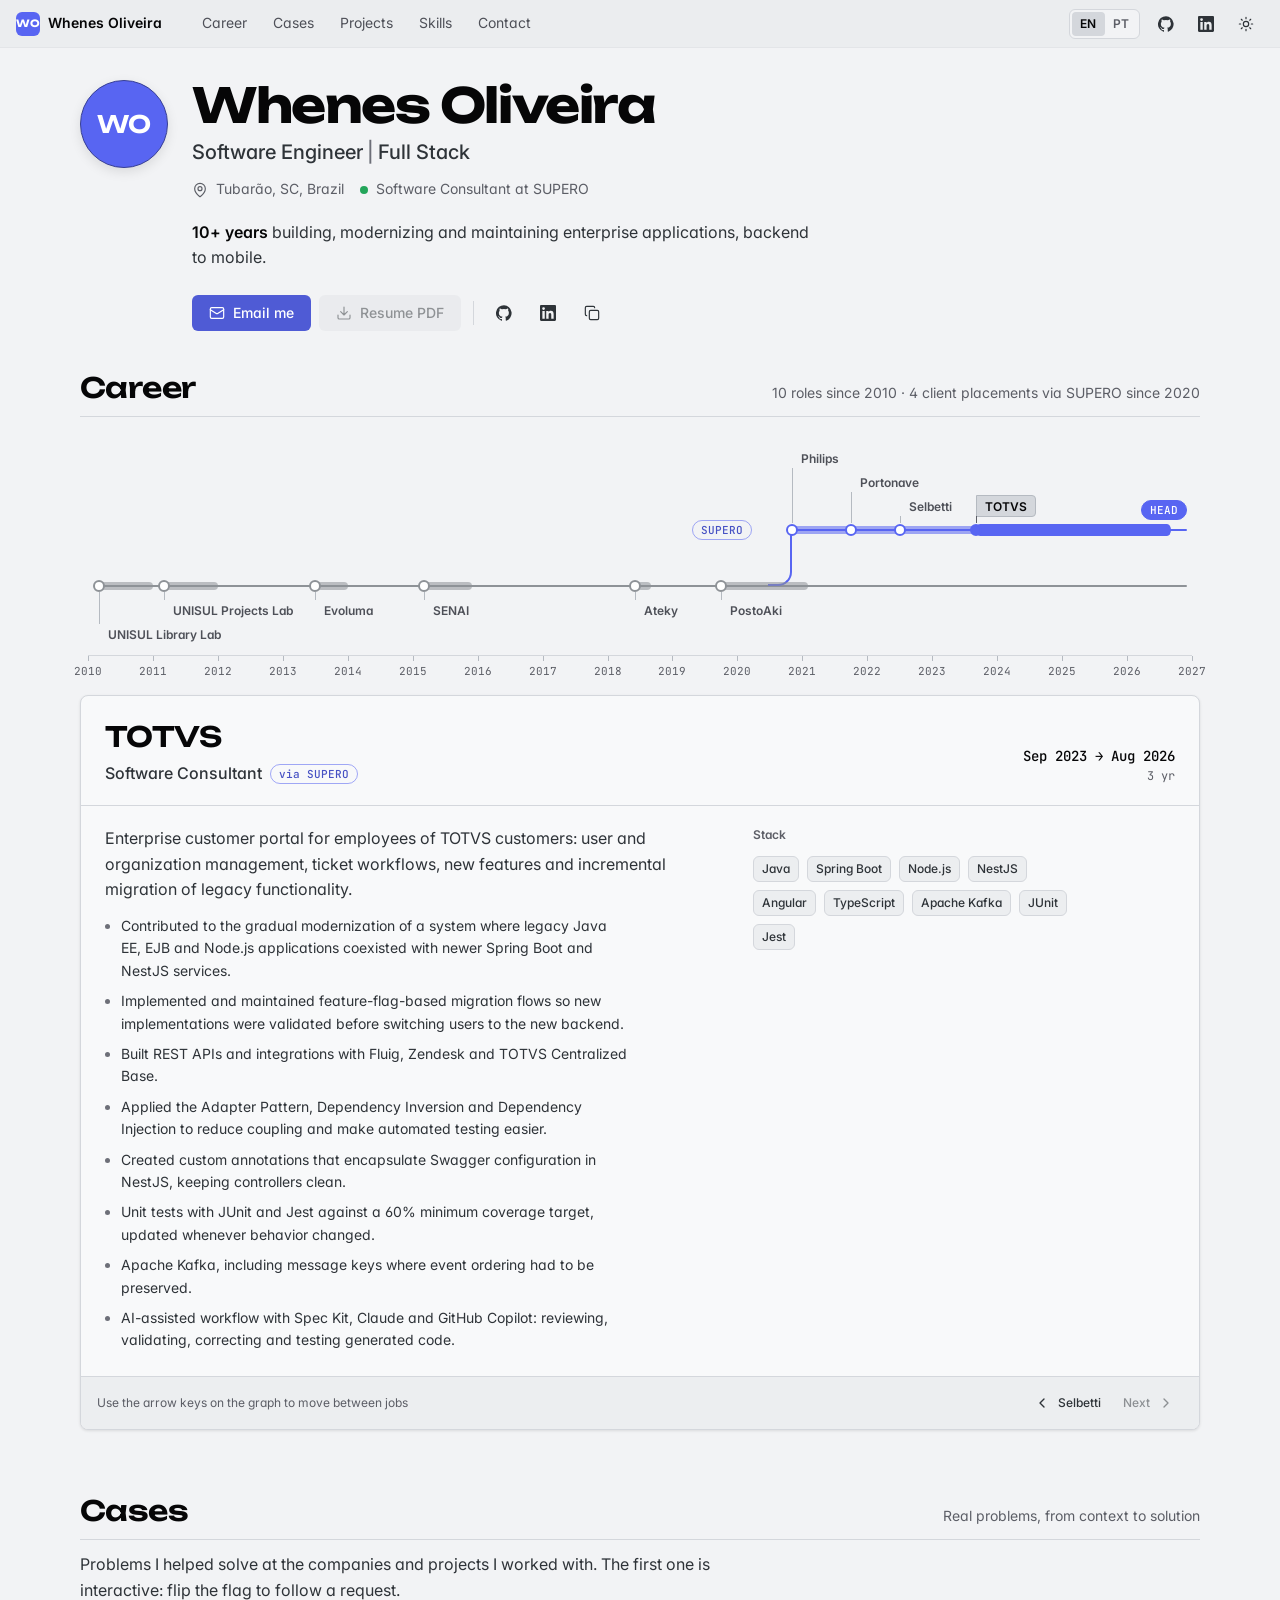
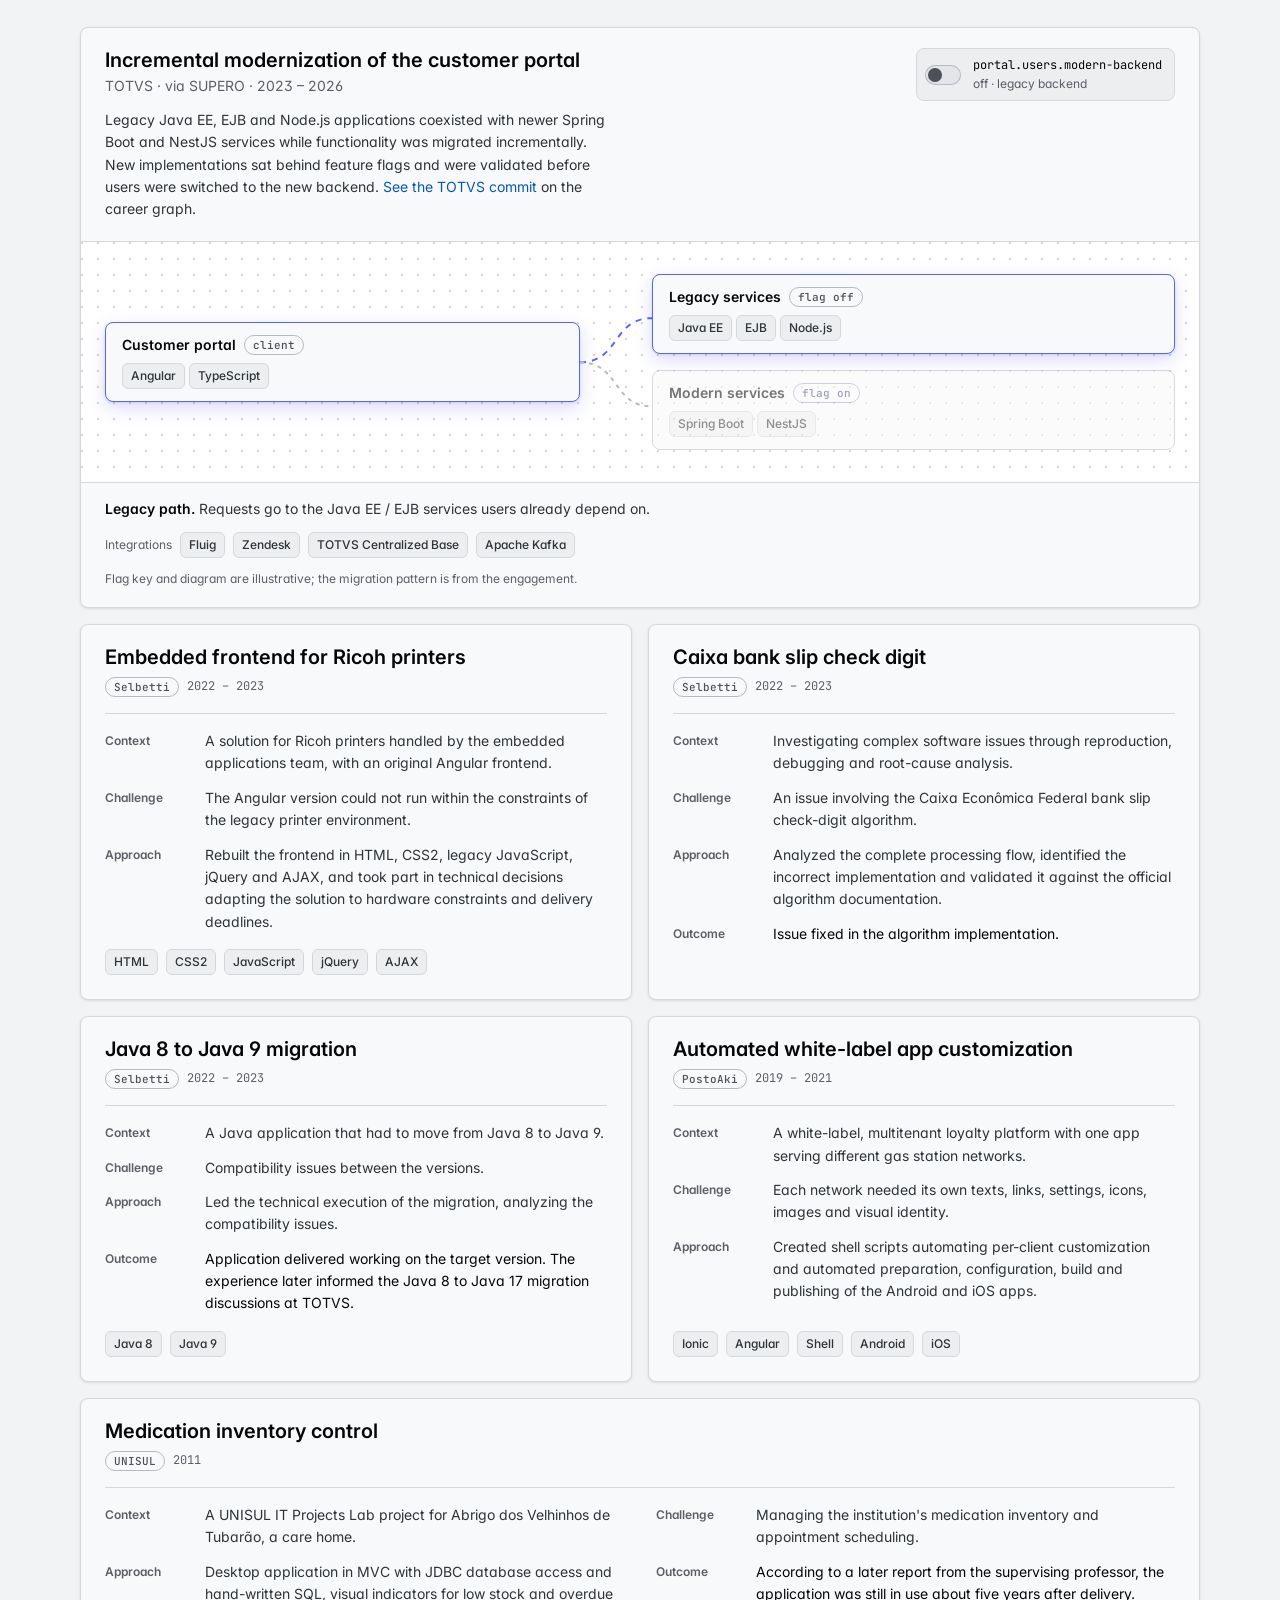
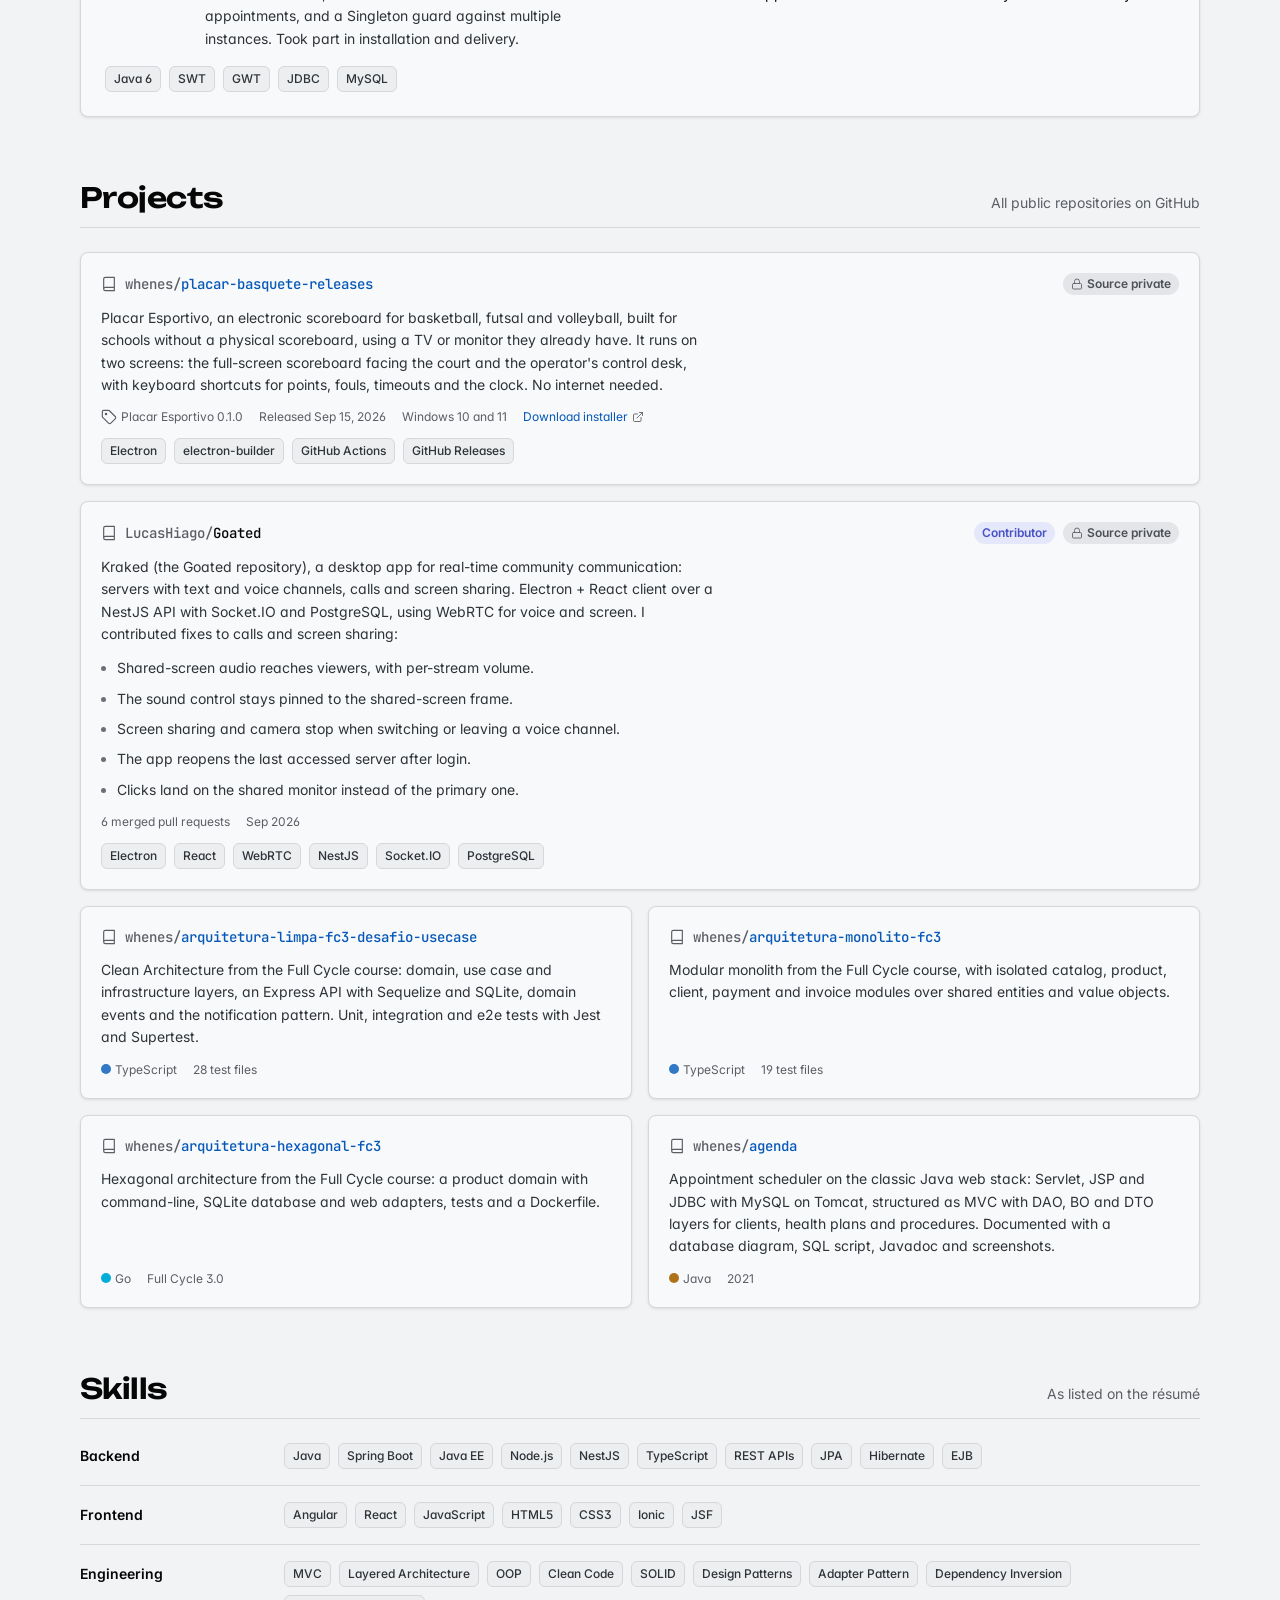
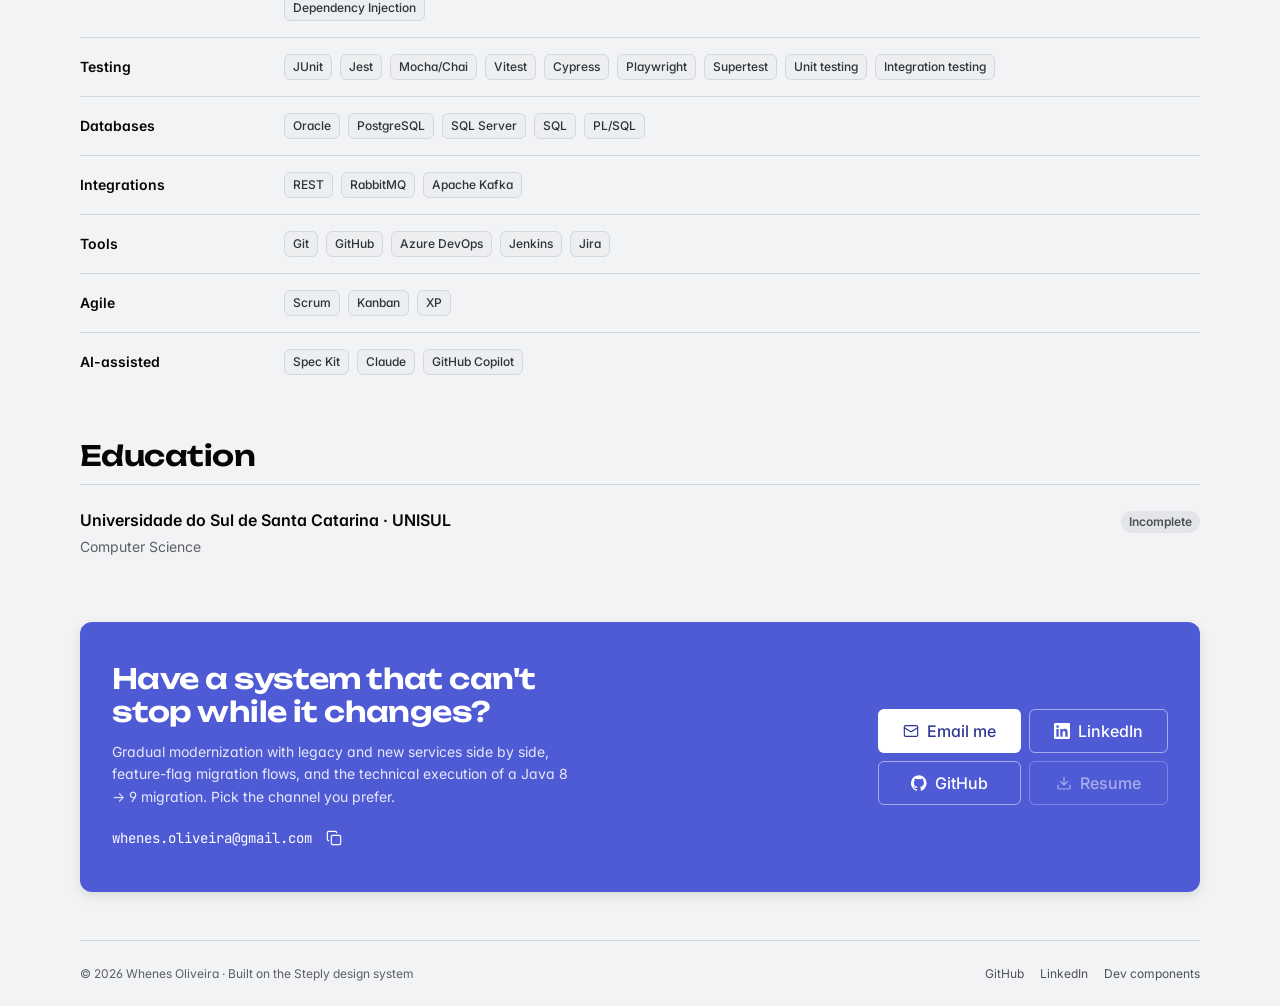
<file: en/index.html>
<!doctype html>
<html lang="en" data-theme="dark">
<head>
  <meta charset="utf-8">
  <meta name="viewport" content="width=device-width, initial-scale=1, viewport-fit=cover">
  <title>Whenes Oliveira · Software Engineer | Full Stack</title>
  <meta name="description" content="Software Engineer with 10+ years building, modernizing and maintaining enterprise applications with Java, Spring Boot, Node.js, NestJS, Angular and React.">
  <meta property="og:type" content="profile">
  <meta property="og:title" content="Whenes Oliveira · Software Engineer | Full Stack">
  <meta property="og:description" content="10+ years building, modernizing and maintaining enterprise applications.">
  <meta property="og:locale" content="en_US">
  <meta property="og:locale:alternate" content="pt_BR">
  <link rel="alternate" hreflang="pt-BR" href="https://whenes.github.io/github-pages-resume/">
  <link rel="alternate" hreflang="en" href="https://whenes.github.io/github-pages-resume/en/">
  <link rel="alternate" hreflang="x-default" href="https://whenes.github.io/github-pages-resume/">
  <script>
    (function () {
      var theme;
      try { theme = localStorage.getItem('theme'); } catch (e) {}
      if (!theme) theme = window.matchMedia('(prefers-color-scheme: light)').matches ? 'light' : 'dark';
      document.documentElement.setAttribute('data-theme', theme);
    })();
  </script>
  <link rel="preconnect" href="https://fonts.googleapis.com">
  <link rel="preconnect" href="https://fonts.gstatic.com" crossorigin>
  <link rel="stylesheet" href="https://fonts.googleapis.com/css2?family=Inter:wght@400;500;600;700&family=JetBrains+Mono:wght@400;500&family=Unbounded:wght@500;600;700&display=swap">
  <link rel="stylesheet" href="../assets/css/tokens.css">
  <link rel="stylesheet" href="../assets/css/base.css">
  <link rel="stylesheet" href="../assets/css/components.css">
  <script src="../assets/js/i18n.js" defer></script>
  <script src="../assets/js/components.js" defer></script>
  <script src="../assets/js/timeline.js" defer></script>
</head>
<body>
  <svg width="0" height="0" style="position:absolute" aria-hidden="true">
    <defs>
      <symbol id="i-sun" viewBox="0 0 24 24" fill="none" stroke="currentColor" stroke-width="1.75" stroke-linecap="round" stroke-linejoin="round"><circle cx="12" cy="12" r="4"/><path d="M12 2v2M12 20v2M4.93 4.93l1.41 1.41M17.66 17.66l1.41 1.41M2 12h2M20 12h2M6.34 17.66l-1.41 1.41M19.07 4.93l-1.41 1.41"/></symbol>
      <symbol id="i-moon" viewBox="0 0 24 24" fill="none" stroke="currentColor" stroke-width="1.75" stroke-linecap="round" stroke-linejoin="round"><path d="M12 3a6 6 0 0 0 9 9 9 9 0 1 1-9-9Z"/></symbol>
      <symbol id="i-copy" viewBox="0 0 24 24" fill="none" stroke="currentColor" stroke-width="1.75" stroke-linecap="round" stroke-linejoin="round"><rect x="8" y="8" width="14" height="14" rx="2"/><path d="M4 16c-1.1 0-2-.9-2-2V4c0-1.1.9-2 2-2h10c1.1 0 2 .9 2 2"/></symbol>
      <symbol id="i-check" viewBox="0 0 24 24" fill="none" stroke="currentColor" stroke-width="2" stroke-linecap="round" stroke-linejoin="round"><path d="M20 6 9 17l-5-5"/></symbol>
      <symbol id="i-mail" viewBox="0 0 24 24" fill="none" stroke="currentColor" stroke-width="1.75" stroke-linecap="round" stroke-linejoin="round"><rect x="2" y="4" width="20" height="16" rx="2"/><path d="m22 7-8.97 5.7a1.94 1.94 0 0 1-2.06 0L2 7"/></symbol>
      <symbol id="i-download" viewBox="0 0 24 24" fill="none" stroke="currentColor" stroke-width="1.75" stroke-linecap="round" stroke-linejoin="round"><path d="M21 15v4a2 2 0 0 1-2 2H5a2 2 0 0 1-2-2v-4M7 10l5 5 5-5M12 15V3"/></symbol>
      <symbol id="i-external" viewBox="0 0 24 24" fill="none" stroke="currentColor" stroke-width="1.75" stroke-linecap="round" stroke-linejoin="round"><path d="M15 3h6v6M10 14 21 3M18 13v6a2 2 0 0 1-2 2H5a2 2 0 0 1-2-2V8a2 2 0 0 1 2-2h6"/></symbol>
      <symbol id="i-pin" viewBox="0 0 24 24" fill="none" stroke="currentColor" stroke-width="1.75" stroke-linecap="round" stroke-linejoin="round"><path d="M20 10c0 5-5.5 10.2-7.4 11.8a1 1 0 0 1-1.2 0C9.5 20.2 4 15 4 10a8 8 0 0 1 16 0"/><circle cx="12" cy="10" r="3"/></symbol>
      <symbol id="i-chevron" viewBox="0 0 24 24" fill="none" stroke="currentColor" stroke-width="2" stroke-linecap="round" stroke-linejoin="round"><path d="m9 18 6-6-6-6"/></symbol>
      <symbol id="i-repo" viewBox="0 0 24 24" fill="none" stroke="currentColor" stroke-width="1.75" stroke-linecap="round" stroke-linejoin="round"><path d="M4 19.5v-15A2.5 2.5 0 0 1 6.5 2H20v20H6.5a2.5 2.5 0 0 1 0-5H20"/></symbol>
      <symbol id="i-tag" viewBox="0 0 24 24" fill="none" stroke="currentColor" stroke-width="1.75" stroke-linecap="round" stroke-linejoin="round"><path d="M12.6 2.6A2 2 0 0 0 11.2 2H4a2 2 0 0 0-2 2v7.2a2 2 0 0 0 .6 1.4l8.7 8.7a2.4 2.4 0 0 0 3.4 0l6.6-6.6a2.4 2.4 0 0 0 0-3.4Z"/><circle cx="7.5" cy="7.5" r="1"/></symbol>
      <symbol id="i-lock" viewBox="0 0 24 24" fill="none" stroke="currentColor" stroke-width="1.75" stroke-linecap="round" stroke-linejoin="round"><rect x="3" y="11" width="18" height="11" rx="2"/><path d="M7 11V7a5 5 0 0 1 10 0v4"/></symbol>
      <symbol id="i-github" viewBox="0 0 24 24" fill="currentColor"><path d="M12 .3a12 12 0 0 0-3.8 23.4c.6.1.8-.3.8-.6v-2c-3.3.7-4-1.6-4-1.6-.6-1.4-1.4-1.8-1.4-1.8-1-.7.1-.7.1-.7 1.2.1 1.8 1.2 1.8 1.2 1.1 1.8 2.8 1.3 3.5 1 .1-.8.4-1.3.8-1.6-2.7-.3-5.5-1.3-5.5-5.9 0-1.3.5-2.4 1.2-3.2-.1-.3-.5-1.5.1-3.2 0 0 1-.3 3.3 1.2a11.5 11.5 0 0 1 6 0C17 4.9 18 5.2 18 5.2c.7 1.7.3 2.9.1 3.2.8.8 1.2 1.9 1.2 3.2 0 4.6-2.8 5.6-5.5 5.9.4.4.8 1.1.8 2.2v3.3c0 .3.2.7.8.6A12 12 0 0 0 12 .3"/></symbol>
      <symbol id="i-linkedin" viewBox="0 0 24 24" fill="currentColor"><path d="M20.45 20.45h-3.56v-5.57c0-1.33-.02-3.04-1.85-3.04-1.85 0-2.14 1.45-2.14 2.94v5.67H9.35V9h3.41v1.56h.05c.48-.9 1.64-1.850 3.37-1.85 3.6 0 4.27 2.37 4.27 5.46v6.28ZM5.34 7.43a2.06 2.06 0 1 1 0-4.13 2.06 2.06 0 0 1 0 4.13Zm1.78 13.02H3.56V9h3.56v11.45ZM22.23 0H1.77C.79 0 0 .77 0 1.73v20.54C0 23.23.79 24 1.77 24h20.45c.98 0 1.78-.77 1.78-1.73V1.73C24 .77 23.2 0 22.22 0h.01Z"/></symbol>
    </defs>
  </svg>

  <a class="skip-link" href="#main">Skip to content</a>

  <header class="app-topbar">
    <a class="app-topbar-brand" href="#top">
      <span class="app-topbar-mark" aria-hidden="true">WO</span>
      Whenes Oliveira
    </a>
    <nav aria-label="Sections">
      <ul class="app-topbar-nav">
        <li><a href="#career">Career</a></li>
        <li><a href="#cases">Cases</a></li>
        <li><a href="#projects">Projects</a></li>
        <li><a href="#skills">Skills</a></li>
        <li><a href="#contact">Contact</a></li>
      </ul>
    </nav>
    <div class="app-topbar-actions">
      <nav class="lang-switch" aria-label="Language">
        <a href="index.html" hreflang="en" lang="en" aria-label="English" aria-current="true">EN</a>
        <a href="../index.html" hreflang="pt-BR" lang="pt-BR" aria-label="Português (Brasil)">PT</a>
      </nav>
      <a class="btn btn-ghost btn-icon app-topbar-social" href="https://github.com/whenes" aria-label="GitHub profile"><svg class="icon" aria-hidden="true"><use href="#i-github"/></svg></a>
      <a class="btn btn-ghost btn-icon app-topbar-social" href="https://www.linkedin.com/in/whenes-oliveira-b9baa7189" aria-label="LinkedIn profile"><svg class="icon" aria-hidden="true"><use href="#i-linkedin"/></svg></a>
      <button class="btn btn-ghost btn-icon theme-toggle" type="button" data-theme-toggle aria-label="Switch theme">
        <svg class="icon icon-moon" aria-hidden="true"><use href="#i-moon"/></svg>
        <svg class="icon icon-sun" aria-hidden="true"><use href="#i-sun"/></svg>
      </button>
    </div>
  </header>

  <main class="page" id="main">

    <header class="profile" id="top">
      <div class="profile-avatar" aria-hidden="true">WO</div>
      <div>
        <h1 class="profile-name">Whenes Oliveira</h1>
        <p class="profile-role">Software Engineer<span class="profile-role-sep" aria-hidden="true">|</span>Full Stack</p>
        <ul class="profile-meta">
          <li><svg class="icon" aria-hidden="true"><use href="#i-pin"/></svg>Tubarão, SC, Brazil</li>
          <li><span class="status-dot" aria-hidden="true"></span>Software Consultant at SUPERO</li>
        </ul>
        <p class="profile-summary"><strong>10+ years</strong> building, modernizing and maintaining enterprise applications, backend to mobile.</p>
        <div class="profile-actions">
          <a class="btn btn-primary" href="mailto:whenes.oliveira@gmail.com"><svg class="icon" aria-hidden="true"><use href="#i-mail"/></svg>Email me</a>
          <a class="btn btn-secondary" aria-disabled="true" title="Resume PDF not published yet"><svg class="icon" aria-hidden="true"><use href="#i-download"/></svg>Resume PDF</a>
          <span class="profile-actions-divider" aria-hidden="true"></span>
          <a class="btn btn-ghost btn-icon" href="https://github.com/whenes" aria-label="GitHub profile"><svg class="icon" aria-hidden="true"><use href="#i-github"/></svg></a>
          <a class="btn btn-ghost btn-icon" href="https://www.linkedin.com/in/whenes-oliveira-b9baa7189" aria-label="LinkedIn profile"><svg class="icon" aria-hidden="true"><use href="#i-linkedin"/></svg></a>
          <button class="btn btn-ghost btn-icon" type="button" data-copy="whenes.oliveira@gmail.com" data-copy-message="Email copied" aria-label="Copy email address"><svg class="icon" aria-hidden="true"><use href="#i-copy"/></svg></button>
        </div>
      </div>
    </header>

    <!-- ============ Career ============ -->
    <section class="page-section" id="career" aria-labelledby="career-title">
      <header class="section-heading">
        <h2 class="section-heading-title" id="career-title">Career</h2>
        <span class="section-heading-note">10 roles since 2010 · 4 client placements via SUPERO since 2020</span>
      </header>

      <div class="timeline" id="career-timeline" data-timeline-for="career-log" data-timeline-selected="totvs"></div>

      <ol class="gitlog" id="career-log">
        <li class="commit" id="log-supero" data-branch="tip" data-kind="branch" data-lane="b" data-start="2020-11" data-end="" data-slug="supero" data-label="SUPERO">
          <span class="commit-graph" aria-hidden="true"><i class="lane lane-a"></i><i class="lane lane-b"></i><i class="node node-head" data-lane="b"></i></span>
          <div class="commit-body">
            <div class="commit-head">
              <h3 class="commit-title"><span class="commit-org">SUPERO</span> <span class="commit-role">Software Consultant</span></h3>
              <span class="commit-refs"><span class="ref ref-head">HEAD</span><span class="ref ref-branch">consulting</span></span>
              <span class="commit-date">Nov 2020 → Present</span>
            </div>
            <p class="commit-subject">Software consulting across enterprise projects and clients: backend, frontend, mobile, system integrations, legacy modernization, troubleshooting and maintenance.</p>
          </div>
        </li>

        <li class="commit" id="log-totvs" data-lane="b" data-start="2023-09" data-end="2026-08" data-slug="totvs" data-label="TOTVS">
          <span class="commit-graph" aria-hidden="true"><i class="lane lane-a"></i><i class="lane lane-b"></i><i class="node" data-lane="b"></i></span>
          <div class="commit-body">
            <div class="commit-head">
              <h3 class="commit-title"><span class="commit-org">TOTVS</span> <span class="commit-role">Software Consultant</span></h3>
              <span class="commit-date">Sep 2023 → Aug 2026</span>
            </div>
            <p class="commit-subject">Enterprise customer portal for employees of TOTVS customers: user and organization management, ticket workflows, new features and incremental migration of legacy functionality.</p>
            <details class="commit-details">
              <summary><svg class="icon" aria-hidden="true"><use href="#i-chevron"/></svg><span class="commit-details-label-closed">Show 8 changes</span><span class="commit-details-label-open">Hide changes</span></summary>
              <ul class="commit-points">
                <li>Contributed to the gradual modernization of a system where legacy Java EE, EJB and Node.js applications coexisted with newer Spring Boot and NestJS services.</li>
                <li>Implemented and maintained feature-flag-based migration flows so new implementations were validated before switching users to the new backend.</li>
                <li>Built REST APIs and integrations with Fluig, Zendesk and TOTVS Centralized Base.</li>
                <li>Applied the Adapter Pattern, Dependency Inversion and Dependency Injection to reduce coupling and make automated testing easier.</li>
                <li>Created custom annotations that encapsulate Swagger configuration in NestJS, keeping controllers clean.</li>
                <li>Unit tests with JUnit and Jest against a 60% minimum coverage target, updated whenever behavior changed.</li>
                <li>Apache Kafka, including message keys where event ordering had to be preserved.</li>
                <li>AI-assisted workflow with Spec Kit, Claude and GitHub Copilot: reviewing, validating, correcting and testing generated code.</li>
              </ul>
              <ul class="tech-list">
                <li class="tech">Java</li><li class="tech">Spring Boot</li><li class="tech">Node.js</li><li class="tech">NestJS</li><li class="tech">Angular</li><li class="tech">TypeScript</li><li class="tech">Apache Kafka</li><li class="tech">JUnit</li><li class="tech">Jest</li>
              </ul>
            </details>
          </div>
        </li>

        <li class="commit" id="log-selbetti" data-lane="b" data-start="2022-07" data-end="2023-08" data-slug="selbetti" data-label="Selbetti">
          <span class="commit-graph" aria-hidden="true"><i class="lane lane-a"></i><i class="lane lane-b"></i><i class="node" data-lane="b"></i></span>
          <div class="commit-body">
            <div class="commit-head">
              <h3 class="commit-title"><span class="commit-org">Selbetti</span> <span class="commit-role">Software Consultant</span></h3>
              <span class="commit-date">Jul 2022 → Aug 2023</span>
            </div>
            <p class="commit-subject">Technical support, mobile and embedded application teams: reproduction, debugging and root-cause analysis on complex issues.</p>
            <details class="commit-details">
              <summary><svg class="icon" aria-hidden="true"><use href="#i-chevron"/></svg><span class="commit-details-label-closed">Show 5 changes</span><span class="commit-details-label-open">Hide changes</span></summary>
              <ul class="commit-points">
                <li>Fixed an issue involving the Caixa Econômica Federal bank slip check-digit algorithm by analyzing the full processing flow, finding the incorrect implementation and validating it against the official documentation.</li>
                <li>Built a native Android app in Kotlin with an end-to-end printer-list flow through a Java and Spring Boot API.</li>
                <li>Rebuilt a Ricoh printer frontend in HTML, CSS2, legacy JavaScript, jQuery and AJAX when the Angular solution could not run in the printer's environment.</li>
                <li>Led the technical execution of a Java 8 → Java 9 migration, delivering the application working on the target version.</li>
                <li>Took part in technical decisions adapting the solution to hardware constraints and delivery deadlines.</li>
              </ul>
              <ul class="tech-list">
                <li class="tech">Java</li><li class="tech">Spring Boot</li><li class="tech">Java EE</li><li class="tech">Kotlin</li><li class="tech">Android</li><li class="tech">Angular</li><li class="tech">React</li><li class="tech">Flutter</li><li class="tech">C#</li><li class="tech">jQuery</li>
              </ul>
            </details>
          </div>
        </li>

        <li class="commit" id="log-portonave" data-lane="b" data-start="2021-10" data-end="2022-06" data-slug="portonave" data-label="Portonave">
          <span class="commit-graph" aria-hidden="true"><i class="lane lane-a"></i><i class="lane lane-b"></i><i class="node" data-lane="b"></i></span>
          <div class="commit-body">
            <div class="commit-head">
              <h3 class="commit-title"><span class="commit-org">Portonave</span> <span class="commit-role">Software Consultant</span></h3>
              <span class="commit-date">Oct 2021 → Jun 2022</span>
            </div>
            <p class="commit-subject">Software supporting port operations across desktop, web, mobile and integrated systems.</p>
            <details class="commit-details">
              <summary><svg class="icon" aria-hidden="true"><use href="#i-chevron"/></svg><span class="commit-details-label-closed">Show 4 changes</span><span class="commit-details-label-open">Hide changes</span></summary>
              <ul class="commit-points">
                <li>REST APIs in Java and Spring Boot; desktop applications in Eclipse RCP, SWT and Swing.</li>
                <li>Native Android apps in Java and web interfaces in React, integrated with APIs, services and databases.</li>
                <li>State persistence that let interrupted multi-step processes resume from the exact step where they stopped.</li>
                <li>Investigated numerical precision and value representation issues in application flows.</li>
              </ul>
              <ul class="tech-list">
                <li class="tech">Java</li><li class="tech">Spring Boot</li><li class="tech">Eclipse RCP</li><li class="tech">SWT</li><li class="tech">Android</li><li class="tech">React</li>
              </ul>
            </details>
          </div>
        </li>

        <li class="commit" id="log-philips" data-branch="start" data-lane="b" data-start="2020-11" data-end="2021-10" data-slug="philips" data-label="Philips">
          <span class="commit-graph" aria-hidden="true"><i class="lane lane-a"></i><i class="lane lane-b"></i><i class="branch-curve"></i><i class="node" data-lane="b"></i></span>
          <div class="commit-body">
            <div class="commit-head">
              <h3 class="commit-title"><span class="commit-org">Philips</span> <span class="commit-role">Software Consultant</span></h3>
              <span class="commit-date">Nov 2020 → Oct 2021</span>
            </div>
            <p class="commit-subject">Tasy healthcare management system: new functionality and maintenance of existing modules.</p>
            <details class="commit-details">
              <summary><svg class="icon" aria-hidden="true"><use href="#i-chevron"/></svg><span class="commit-details-label-closed">Show 6 changes</span><span class="commit-details-label-open">Hide changes</span></summary>
              <ul class="commit-points">
                <li>Extensive Oracle PL/SQL: procedures, functions, views, triggers and complex queries, with business rules implemented in the database per the product architecture.</li>
                <li>Participated in developing a credentialing workflow for hospitals serving Unimed customers.</li>
                <li>Developed assigned PL/SQL functionality end to end, from understanding the business flow through implementation, debugging, testing and integration with consuming applications.</li>
                <li>Technical reference for code quality, helping developers apply SRP, Fail Fast, SOLID and duplication removal.</li>
                <li>Investigated bugs by reproducing user flows, analyzing logs and debugging application and database execution.</li>
                <li>Worked across multiple product versions: branches, merge conflicts and pull requests for each applicable version.</li>
              </ul>
              <ul class="tech-list">
                <li class="tech">Java</li><li class="tech">Node.js</li><li class="tech">Angular</li><li class="tech">TypeScript</li><li class="tech">Oracle</li><li class="tech">PL/SQL</li><li class="tech">Jenkins</li>
              </ul>
            </details>
          </div>
        </li>

        <li class="commit" id="log-postoaki" data-lane="a" data-start="2019-10" data-end="2021-01" data-slug="postoaki" data-label="PostoAki">
          <span class="commit-graph" aria-hidden="true"><i class="lane lane-a"></i><i class="node" data-lane="a"></i></span>
          <div class="commit-body">
            <div class="commit-head">
              <h3 class="commit-title"><span class="commit-org">PostoAki</span> <span class="commit-role">Software Developer</span></h3>
              <span class="commit-date">Oct 2019 → Jan 2021</span>
            </div>
            <p class="commit-subject">Customer loyalty platform for gas station networks: discount coupons, point-of-sale integrations, web and mobile apps.</p>
            <details class="commit-details">
              <summary><svg class="icon" aria-hidden="true"><use href="#i-chevron"/></svg><span class="commit-details-label-closed">Show 6 changes</span><span class="commit-details-label-open">Hide changes</span></summary>
              <ul class="commit-points">
                <li>Delivered features end to end across frontend, backend, database and integrations, including third-party APIs and Linx systems.</li>
                <li>White-label, multitenant application serving different gas station networks.</li>
                <li>Shell scripts automating per-client customization: texts, links, settings, icons, images and visual identity.</li>
                <li>Automated preparation, configuration, build and publishing of the Android and iOS apps.</li>
                <li>UX decisions such as surfacing the discount coupon on app open and easier navigation through long station lists.</li>
                <li>Trained a junior developer on the team's activities and processes.</li>
              </ul>
              <ul class="tech-list">
                <li class="tech">Java</li><li class="tech">Spring Boot</li><li class="tech">Angular</li><li class="tech">Ionic</li><li class="tech">Shell</li>
              </ul>
            </details>
          </div>
        </li>

        <li class="commit" id="log-ateky" data-lane="a" data-start="2018-06" data-end="2018-08" data-slug="ateky" data-label="Ateky">
          <span class="commit-graph" aria-hidden="true"><i class="lane lane-a"></i><i class="node" data-lane="a"></i></span>
          <div class="commit-body">
            <div class="commit-head">
              <h3 class="commit-title"><span class="commit-org">Ateky</span> <span class="commit-role">Technical Support</span></h3>
              <span class="commit-date">Jun 2018 → Aug 2018</span>
            </div>
            <p class="commit-subject">Remote support for internet service provider customers, diagnosing slow or unstable connections from network configuration, signal information and routes.</p>
          </div>
        </li>

        <li class="commit" id="log-senai" data-lane="a" data-start="2015-03" data-end="2015-11" data-slug="senai" data-label="SENAI">
          <span class="commit-graph" aria-hidden="true"><i class="lane lane-a"></i><i class="node" data-lane="a"></i></span>
          <div class="commit-body">
            <div class="commit-head">
              <h3 class="commit-title"><span class="commit-org">SENAI</span> <span class="commit-role">Software Developer</span></h3>
              <span class="commit-date">Mar 2015 → Nov 2015</span>
            </div>
            <p class="commit-subject">Web-based school management system used by SENAI units.</p>
            <details class="commit-details">
              <summary><svg class="icon" aria-hidden="true"><use href="#i-chevron"/></svg><span class="commit-details-label-closed">Show 3 changes</span><span class="commit-details-label-open">Hide changes</span></summary>
              <ul class="commit-points">
                <li>Features in Java Web, Java EE, JSF, JSP, RichFaces and Hibernate; custom reports in SQL and PostgreSQL.</li>
                <li>Investigated issues through log analysis and debugging, and corrected data inconsistencies so school processes were not blocked.</li>
                <li>JUnit tests for new functionality, updated whenever business rules changed.</li>
              </ul>
              <ul class="tech-list">
                <li class="tech">Java EE</li><li class="tech">JSF</li><li class="tech">JSP</li><li class="tech">RichFaces</li><li class="tech">Hibernate</li><li class="tech">PostgreSQL</li><li class="tech">JUnit</li>
              </ul>
            </details>
          </div>
        </li>

        <li class="commit" id="log-evoluma" data-lane="a" data-start="2013-07" data-end="2013-12" data-slug="evoluma" data-label="Evoluma">
          <span class="commit-graph" aria-hidden="true"><i class="lane lane-a"></i><i class="node" data-lane="a"></i></span>
          <div class="commit-body">
            <div class="commit-head">
              <h3 class="commit-title"><span class="commit-org">Evoluma</span> <span class="commit-role">Software Developer Intern</span></h3>
              <span class="commit-date">Jul 2013 → Dec 2013</span>
            </div>
            <p class="commit-subject">PHP vehicle tracking application: registration features, reports, PostgreSQL queries, bug fixes and a PDF user manual.</p>
          </div>
        </li>

        <li class="commit" id="log-unisul-projects" data-lane="a" data-start="2011-03" data-end="2011-12" data-slug="unisul-projects" data-label="UNISUL Projects Lab">
          <span class="commit-graph" aria-hidden="true"><i class="lane lane-a"></i><i class="node" data-lane="a"></i></span>
          <div class="commit-body">
            <div class="commit-head">
              <h3 class="commit-title"><span class="commit-org">IT Projects Lab, UNISUL</span> <span class="commit-role">Software Development Intern</span></h3>
              <span class="commit-date">Mar 2011 → Dec 2011</span>
            </div>
            <p class="commit-subject">Desktop app for medication inventory and appointment scheduling, delivered to Abrigo dos Velhinhos de Tubarão and, per the supervising professor, still in use about five years later.</p>
            <details class="commit-details">
              <summary><svg class="icon" aria-hidden="true"><use href="#i-chevron"/></svg><span class="commit-details-label-closed">Show 3 changes</span><span class="commit-details-label-open">Hide changes</span></summary>
              <ul class="commit-points">
                <li>Database access through JDBC with hand-written SQL, in an MVC structure.</li>
                <li>Singleton-based guard preventing multiple application instances from opening at once.</li>
                <li>Visual indicators for low medication stock and overdue appointments; took part in installation and delivery at the institution.</li>
              </ul>
              <ul class="tech-list">
                <li class="tech">Java 6</li><li class="tech">SWT</li><li class="tech">GWT</li><li class="tech">JDBC</li><li class="tech">MySQL</li>
              </ul>
            </details>
          </div>
        </li>

        <li class="commit" id="log-unisul-library" data-root data-lane="a" data-start="2010-03" data-end="2010-12" data-slug="unisul-library" data-label="UNISUL Library Lab">
          <span class="commit-graph" aria-hidden="true"><i class="lane lane-a"></i><i class="node" data-lane="a"></i></span>
          <div class="commit-body">
            <div class="commit-head">
              <h3 class="commit-title"><span class="commit-org">Library Lab, UNISUL</span> <span class="commit-role">IT Support Intern</span></h3>
              <span class="commit-refs"><span class="ref">root</span></span>
              <span class="commit-date">Mar 2010 → Dec 2010</span>
            </div>
            <p class="commit-subject">Support for a computer lab of about 15 workstations: Wi-Fi connectivity, IP addressing, driver and hardware issues.</p>
          </div>
        </li>
      </ol>
    </section>

    <!-- ============ Case studies ============ -->
    <section class="page-section" id="cases" aria-labelledby="cases-title">
      <header class="section-heading">
        <h2 class="section-heading-title" id="cases-title">Cases</h2>
        <span class="section-heading-note">Real problems, from context to solution</span>
      </header>
      <p class="page-lede">Problems I helped solve at the companies and projects I worked with. The first one is interactive: flip the flag to follow a request.</p>
      <article class="card flag-case" data-flag-case>
        <header class="flag-case-header">
          <div>
            <h3 class="flag-case-title">Incremental modernization of the customer portal</h3>
            <p class="flag-case-org">TOTVS · via SUPERO · 2023 – 2026</p>
            <p class="flag-case-desc">Legacy Java EE, EJB and Node.js applications coexisted with newer Spring Boot and NestJS services while functionality was migrated incrementally. New implementations sat behind feature flags and were validated before users were switched to the new backend. <a href="#log-totvs">See the TOTVS commit</a> on the career graph.</p>
          </div>
          <button class="flag-switch" type="button" role="switch" aria-checked="false" aria-label="Feature flag portal.users.modern-backend">
            <span class="flag-switch-track" aria-hidden="true"></span>
            <span class="flag-switch-text">
              <span class="flag-switch-key">portal.users.modern-backend</span>
              <span class="flag-switch-state" data-flag-state="off">off · legacy backend</span>
              <span class="flag-switch-state" data-flag-state="on" hidden>on · modern backend</span>
            </span>
          </button>
        </header>
        <div class="flag-path">
          <div class="flag-node is-active">
            <span class="flag-node-name">Customer portal <span class="ref">client</span></span>
            <ul class="tech-list"><li class="tech">Angular</li><li class="tech">TypeScript</li></ul>
          </div>
          <svg class="flag-edges" viewBox="0 0 72 100" preserveAspectRatio="none" aria-hidden="true">
            <path class="flag-edge" data-flag-target="legacy" d="M0 50 C 40 50, 32 25, 72 25" vector-effect="non-scaling-stroke"/>
            <path class="flag-edge" data-flag-target="modern" d="M0 50 C 40 50, 32 75, 72 75" vector-effect="non-scaling-stroke"/>
          </svg>
          <div class="flag-targets">
            <div class="flag-node" data-flag-target="legacy">
              <span class="flag-node-name">Legacy services <span class="ref">flag off</span></span>
              <ul class="tech-list"><li class="tech">Java EE</li><li class="tech">EJB</li><li class="tech">Node.js</li></ul>
            </div>
            <div class="flag-node" data-flag-target="modern">
              <span class="flag-node-name">Modern services <span class="ref ref-branch">flag on</span></span>
              <ul class="tech-list"><li class="tech">Spring Boot</li><li class="tech">NestJS</li></ul>
            </div>
          </div>
        </div>
        <footer class="flag-case-footer">
          <div aria-live="polite">
            <p class="flag-status" data-flag-state="off"><strong>Legacy path.</strong> Requests go to the Java EE / EJB services users already depend on.</p>
            <p class="flag-status" data-flag-state="on" hidden><strong>Modern path.</strong> The new Spring Boot / NestJS implementation serves users under the flag, validated before the full switch.</p>
          </div>
          <ul class="flag-integrations">
            <li>Integrations</li>
            <li class="tech">Fluig</li><li class="tech">Zendesk</li><li class="tech">TOTVS Centralized Base</li><li class="tech">Apache Kafka</li>
          </ul>
          <p class="flag-note">Flag key and diagram are illustrative; the migration pattern is from the engagement.</p>
        </footer>
      </article>
      <div class="case-grid">
        <article class="card case-card" id="case-ricoh">
          <header class="case-head">
            <h3 class="case-title">Embedded frontend for Ricoh printers</h3>
            <p class="case-meta"><span class="ref">Selbetti</span><span class="case-date">2022 – 2023</span></p>
          </header>
          <dl class="case-body">
            <div><dt>Context</dt><dd>A solution for Ricoh printers handled by the embedded applications team, with an original Angular frontend.</dd></div>
            <div><dt>Challenge</dt><dd>The Angular version could not run within the constraints of the legacy printer environment.</dd></div>
            <div><dt>Approach</dt><dd>Rebuilt the frontend in HTML, CSS2, legacy JavaScript, jQuery and AJAX, and took part in technical decisions adapting the solution to hardware constraints and delivery deadlines.</dd></div>
          </dl>
          <ul class="tech-list"><li class="tech">HTML</li><li class="tech">CSS2</li><li class="tech">JavaScript</li><li class="tech">jQuery</li><li class="tech">AJAX</li></ul>
        </article>
        <article class="card case-card" id="case-boleto">
          <header class="case-head">
            <h3 class="case-title">Caixa bank slip check digit</h3>
            <p class="case-meta"><span class="ref">Selbetti</span><span class="case-date">2022 – 2023</span></p>
          </header>
          <dl class="case-body">
            <div><dt>Context</dt><dd>Investigating complex software issues through reproduction, debugging and root-cause analysis.</dd></div>
            <div><dt>Challenge</dt><dd>An issue involving the Caixa Econômica Federal bank slip check-digit algorithm.</dd></div>
            <div><dt>Approach</dt><dd>Analyzed the complete processing flow, identified the incorrect implementation and validated it against the official algorithm documentation.</dd></div>
            <div class="case-outcome"><dt>Outcome</dt><dd>Issue fixed in the algorithm implementation.</dd></div>
          </dl>
        </article>
        <article class="card case-card" id="case-java-9">
          <header class="case-head">
            <h3 class="case-title">Java 8 to Java 9 migration</h3>
            <p class="case-meta"><span class="ref">Selbetti</span><span class="case-date">2022 – 2023</span></p>
          </header>
          <dl class="case-body">
            <div><dt>Context</dt><dd>A Java application that had to move from Java 8 to Java 9.</dd></div>
            <div><dt>Challenge</dt><dd>Compatibility issues between the versions.</dd></div>
            <div><dt>Approach</dt><dd>Led the technical execution of the migration, analyzing the compatibility issues.</dd></div>
            <div class="case-outcome"><dt>Outcome</dt><dd>Application delivered working on the target version. The experience later informed the Java 8 to Java 17 migration discussions at TOTVS.</dd></div>
          </dl>
          <ul class="tech-list"><li class="tech">Java 8</li><li class="tech">Java 9</li></ul>
        </article>
        <article class="card case-card" id="case-white-label">
          <header class="case-head">
            <h3 class="case-title">Automated white-label app customization</h3>
            <p class="case-meta"><span class="ref">PostoAki</span><span class="case-date">2019 – 2021</span></p>
          </header>
          <dl class="case-body">
            <div><dt>Context</dt><dd>A white-label, multitenant loyalty platform with one app serving different gas station networks.</dd></div>
            <div><dt>Challenge</dt><dd>Each network needed its own texts, links, settings, icons, images and visual identity.</dd></div>
            <div><dt>Approach</dt><dd>Created shell scripts automating per-client customization and automated preparation, configuration, build and publishing of the Android and iOS apps.</dd></div>
          </dl>
          <ul class="tech-list"><li class="tech">Ionic</li><li class="tech">Angular</li><li class="tech">Shell</li><li class="tech">Android</li><li class="tech">iOS</li></ul>
        </article>
        <article class="card case-card" id="case-estoque">
          <header class="case-head">
            <h3 class="case-title">Medication inventory control</h3>
            <p class="case-meta"><span class="ref">UNISUL</span><span class="case-date">2011</span></p>
          </header>
          <dl class="case-body">
            <div><dt>Context</dt><dd>A UNISUL IT Projects Lab project for Abrigo dos Velhinhos de Tubarão, a care home.</dd></div>
            <div><dt>Challenge</dt><dd>Managing the institution's medication inventory and appointment scheduling.</dd></div>
            <div><dt>Approach</dt><dd>Desktop application in MVC with JDBC database access and hand-written SQL, visual indicators for low stock and overdue appointments, and a Singleton guard against multiple instances. Took part in installation and delivery.</dd></div>
            <div class="case-outcome"><dt>Outcome</dt><dd>According to a later report from the supervising professor, the application was still in use about five years after delivery.</dd></div>
          </dl>
          <ul class="tech-list"><li class="tech">Java 6</li><li class="tech">SWT</li><li class="tech">GWT</li><li class="tech">JDBC</li><li class="tech">MySQL</li></ul>
        </article>
      </div>
    </section>

    <!-- ============ Projects ============ -->
    <section class="page-section" id="projects" aria-labelledby="projects-title">
      <header class="section-heading">
        <h2 class="section-heading-title" id="projects-title">Projects</h2>
        <a class="section-heading-note" href="https://github.com/whenes?tab=repositories">All public repositories on GitHub</a>
      </header>
      <div class="repo-grid">
        <article class="card repo-card repo-card-featured">
          <div class="repo-head">
            <svg class="icon" aria-hidden="true"><use href="#i-repo"/></svg>
            <h3 class="repo-name"><a href="https://github.com/whenes/placar-basquete-releases"><span class="repo-owner">whenes/</span>placar-basquete-releases</a></h3>
            <span class="badge badge-neutral"><svg class="icon" aria-hidden="true" style="width:12px;height:12px"><use href="#i-lock"/></svg>Source private</span>
          </div>
          <p class="repo-desc">Placar Esportivo, an electronic scoreboard for basketball, futsal and volleyball, built for schools without a physical scoreboard, using a TV or monitor they already have. It runs on two screens: the full-screen scoreboard facing the court and the operator's control desk, with keyboard shortcuts for points, fouls, timeouts and the clock. No internet needed.</p>
          <ul class="repo-meta">
            <li><svg class="icon" aria-hidden="true"><use href="#i-tag"/></svg>Placar Esportivo 0.1.0</li>
            <li>Released Sep 15, 2026</li>
            <li>Windows 10 and 11</li>
            <li><a href="https://github.com/whenes/placar-basquete-releases/releases/latest">Download installer</a><svg class="icon" aria-hidden="true" style="width:12px;height:12px"><use href="#i-external"/></svg></li>
          </ul>
          <ul class="tech-list">
            <li class="tech">Electron</li><li class="tech">electron-builder</li><li class="tech">GitHub Actions</li><li class="tech">GitHub Releases</li>
          </ul>
        </article>
        <article class="card repo-card repo-card-featured">
          <div class="repo-head">
            <svg class="icon" aria-hidden="true"><use href="#i-repo"/></svg>
            <h3 class="repo-name"><span class="repo-owner">LucasHiago/</span>Goated</h3>
            <span class="badge badge-info">Contributor</span>
            <span class="badge badge-neutral"><svg class="icon" aria-hidden="true" style="width:12px;height:12px"><use href="#i-lock"/></svg>Source private</span>
          </div>
          <p class="repo-desc">Kraked (the Goated repository), a desktop app for real-time community communication: servers with text and voice channels, calls and screen sharing. Electron + React client over a NestJS API with Socket.IO and PostgreSQL, using WebRTC for voice and screen. I contributed fixes to calls and screen sharing:</p>
          <ul class="commit-points">
            <li>Shared-screen audio reaches viewers, with per-stream volume.</li>
            <li>The sound control stays pinned to the shared-screen frame.</li>
            <li>Screen sharing and camera stop when switching or leaving a voice channel.</li>
            <li>The app reopens the last accessed server after login.</li>
            <li>Clicks land on the shared monitor instead of the primary one.</li>
          </ul>
          <ul class="repo-meta">
            <li>6 merged pull requests</li>
            <li>Sep 2026</li>
          </ul>
          <ul class="tech-list">
            <li class="tech">Electron</li><li class="tech">React</li><li class="tech">WebRTC</li><li class="tech">NestJS</li><li class="tech">Socket.IO</li><li class="tech">PostgreSQL</li>
          </ul>
        </article>
        <article class="card repo-card">
          <div class="repo-head">
            <svg class="icon" aria-hidden="true"><use href="#i-repo"/></svg>
            <h3 class="repo-name"><a href="https://github.com/whenes/arquitetura-limpa-fc3-desafio-usecase"><span class="repo-owner">whenes/</span>arquitetura-limpa-fc3-desafio-usecase</a></h3>
          </div>
          <p class="repo-desc">Clean Architecture from the Full Cycle course: domain, use case and infrastructure layers, an Express API with Sequelize and SQLite, domain events and the notification pattern. Unit, integration and e2e tests with Jest and Supertest.</p>
          <ul class="repo-meta"><li><span class="lang-dot" style="--lang:#3178c6" aria-hidden="true"></span>TypeScript</li><li>28 test files</li></ul>
        </article>
        <article class="card repo-card">
          <div class="repo-head">
            <svg class="icon" aria-hidden="true"><use href="#i-repo"/></svg>
            <h3 class="repo-name"><a href="https://github.com/whenes/arquitetura-monolito-fc3"><span class="repo-owner">whenes/</span>arquitetura-monolito-fc3</a></h3>
          </div>
          <p class="repo-desc">Modular monolith from the Full Cycle course, with isolated catalog, product, client, payment and invoice modules over shared entities and value objects.</p>
          <ul class="repo-meta"><li><span class="lang-dot" style="--lang:#3178c6" aria-hidden="true"></span>TypeScript</li><li>19 test files</li></ul>
        </article>
        <article class="card repo-card">
          <div class="repo-head">
            <svg class="icon" aria-hidden="true"><use href="#i-repo"/></svg>
            <h3 class="repo-name"><a href="https://github.com/whenes/arquitetura-hexagonal-fc3"><span class="repo-owner">whenes/</span>arquitetura-hexagonal-fc3</a></h3>
          </div>
          <p class="repo-desc">Hexagonal architecture from the Full Cycle course: a product domain with command-line, SQLite database and web adapters, tests and a Dockerfile.</p>
          <ul class="repo-meta"><li><span class="lang-dot" style="--lang:#00add8" aria-hidden="true"></span>Go</li><li>Full Cycle 3.0</li></ul>
        </article>
        <article class="card repo-card">
          <div class="repo-head">
            <svg class="icon" aria-hidden="true"><use href="#i-repo"/></svg>
            <h3 class="repo-name"><a href="https://github.com/whenes/agenda"><span class="repo-owner">whenes/</span>agenda</a></h3>
          </div>
          <p class="repo-desc">Appointment scheduler on the classic Java web stack: Servlet, JSP and JDBC with MySQL on Tomcat, structured as MVC with DAO, BO and DTO layers for clients, health plans and procedures. Documented with a database diagram, SQL script, Javadoc and screenshots.</p>
          <ul class="repo-meta"><li><span class="lang-dot" style="--lang:#b07219" aria-hidden="true"></span>Java</li><li>2021</li></ul>
        </article>
      </div>
    </section>

    <!-- ============ Skills ============ -->
    <section class="page-section" id="skills" aria-labelledby="skills-title">
      <header class="section-heading">
        <h2 class="section-heading-title" id="skills-title">Skills</h2>
        <span class="section-heading-note">As listed on the résumé</span>
      </header>
      <dl class="skill-matrix">
        <div class="skill-row"><dt>Backend</dt><dd><ul class="tech-list"><li class="tech">Java</li><li class="tech">Spring Boot</li><li class="tech">Java EE</li><li class="tech">Node.js</li><li class="tech">NestJS</li><li class="tech">TypeScript</li><li class="tech">REST APIs</li><li class="tech">JPA</li><li class="tech">Hibernate</li><li class="tech">EJB</li></ul></dd></div>
        <div class="skill-row"><dt>Frontend</dt><dd><ul class="tech-list"><li class="tech">Angular</li><li class="tech">React</li><li class="tech">JavaScript</li><li class="tech">HTML5</li><li class="tech">CSS3</li><li class="tech">Ionic</li><li class="tech">JSF</li></ul></dd></div>
        <div class="skill-row"><dt>Engineering</dt><dd><ul class="tech-list"><li class="tech">MVC</li><li class="tech">Layered Architecture</li><li class="tech">OOP</li><li class="tech">Clean Code</li><li class="tech">SOLID</li><li class="tech">Design Patterns</li><li class="tech">Adapter Pattern</li><li class="tech">Dependency Inversion</li><li class="tech">Dependency Injection</li></ul></dd></div>
        <div class="skill-row"><dt>Testing</dt><dd><ul class="tech-list"><li class="tech">JUnit</li><li class="tech">Jest</li><li class="tech">Mocha/Chai</li><li class="tech">Vitest</li><li class="tech">Cypress</li><li class="tech">Playwright</li><li class="tech">Supertest</li><li class="tech">Unit testing</li><li class="tech">Integration testing</li></ul></dd></div>
        <div class="skill-row"><dt>Databases</dt><dd><ul class="tech-list"><li class="tech">Oracle</li><li class="tech">PostgreSQL</li><li class="tech">SQL Server</li><li class="tech">SQL</li><li class="tech">PL/SQL</li></ul></dd></div>
        <div class="skill-row"><dt>Integrations</dt><dd><ul class="tech-list"><li class="tech">REST</li><li class="tech">RabbitMQ</li><li class="tech">Apache Kafka</li></ul></dd></div>
        <div class="skill-row"><dt>Tools</dt><dd><ul class="tech-list"><li class="tech">Git</li><li class="tech">GitHub</li><li class="tech">Azure DevOps</li><li class="tech">Jenkins</li><li class="tech">Jira</li></ul></dd></div>
        <div class="skill-row"><dt>Agile</dt><dd><ul class="tech-list"><li class="tech">Scrum</li><li class="tech">Kanban</li><li class="tech">XP</li></ul></dd></div>
        <div class="skill-row"><dt>AI-assisted</dt><dd><ul class="tech-list"><li class="tech">Spec Kit</li><li class="tech">Claude</li><li class="tech">GitHub Copilot</li></ul></dd></div>
      </dl>
    </section>

    <!-- ============ Education ============ -->
    <section class="page-section" id="education" aria-labelledby="education-title">
      <header class="section-heading">
        <h2 class="section-heading-title" id="education-title">Education</h2>
      </header>
      <div class="entry">
        <h3 class="entry-title">Universidade do Sul de Santa Catarina · UNISUL</h3>
        <span class="badge badge-neutral">Incomplete</span>
        <p class="entry-sub">Computer Science</p>
      </div>
    </section>

    <!-- ============ Contact ============ -->
    <section class="page-section" id="contact" aria-labelledby="contact-title">
      <aside class="contact">
        <div>
          <h2 class="contact-title" id="contact-title">Have a system that can't stop while it changes?</h2>
          <p class="contact-text">Gradual modernization with legacy and new services side by side, feature-flag migration flows, and the technical execution of a Java 8 → 9 migration. Pick the channel you prefer.</p>
          <p class="contact-email">
            <span id="contact-address">whenes.oliveira@gmail.com</span>
            <button class="btn btn-on-accent-ghost btn-icon btn-sm" type="button" data-copy-from="#contact-address" data-copy-message="Email copied" aria-label="Copy email address"><svg class="icon" aria-hidden="true"><use href="#i-copy"/></svg></button>
          </p>
        </div>
        <div class="contact-actions">
          <a class="btn btn-on-accent btn-lg" href="mailto:whenes.oliveira@gmail.com"><svg class="icon" aria-hidden="true"><use href="#i-mail"/></svg>Email me</a>
          <a class="btn btn-on-accent-outline btn-lg" href="https://www.linkedin.com/in/whenes-oliveira-b9baa7189"><svg class="icon" aria-hidden="true"><use href="#i-linkedin"/></svg>LinkedIn</a>
          <a class="btn btn-on-accent-outline btn-lg" href="https://github.com/whenes"><svg class="icon" aria-hidden="true"><use href="#i-github"/></svg>GitHub</a>
          <a class="btn btn-on-accent-outline btn-lg" aria-disabled="true" title="Resume PDF not published yet"><svg class="icon" aria-hidden="true"><use href="#i-download"/></svg>Resume</a>
        </div>
      </aside>

      <footer class="site-footer">
        <span>© 2026 Whenes Oliveira · Built on the Steply design system</span>
        <nav aria-label="Elsewhere">
          <a href="https://github.com/whenes">GitHub</a>
          <a href="https://www.linkedin.com/in/whenes-oliveira-b9baa7189">LinkedIn</a>
          <a href="../components.html">Dev components</a>
        </nav>
      </footer>
    </section>
  </main>
</body>
</html>
</file>
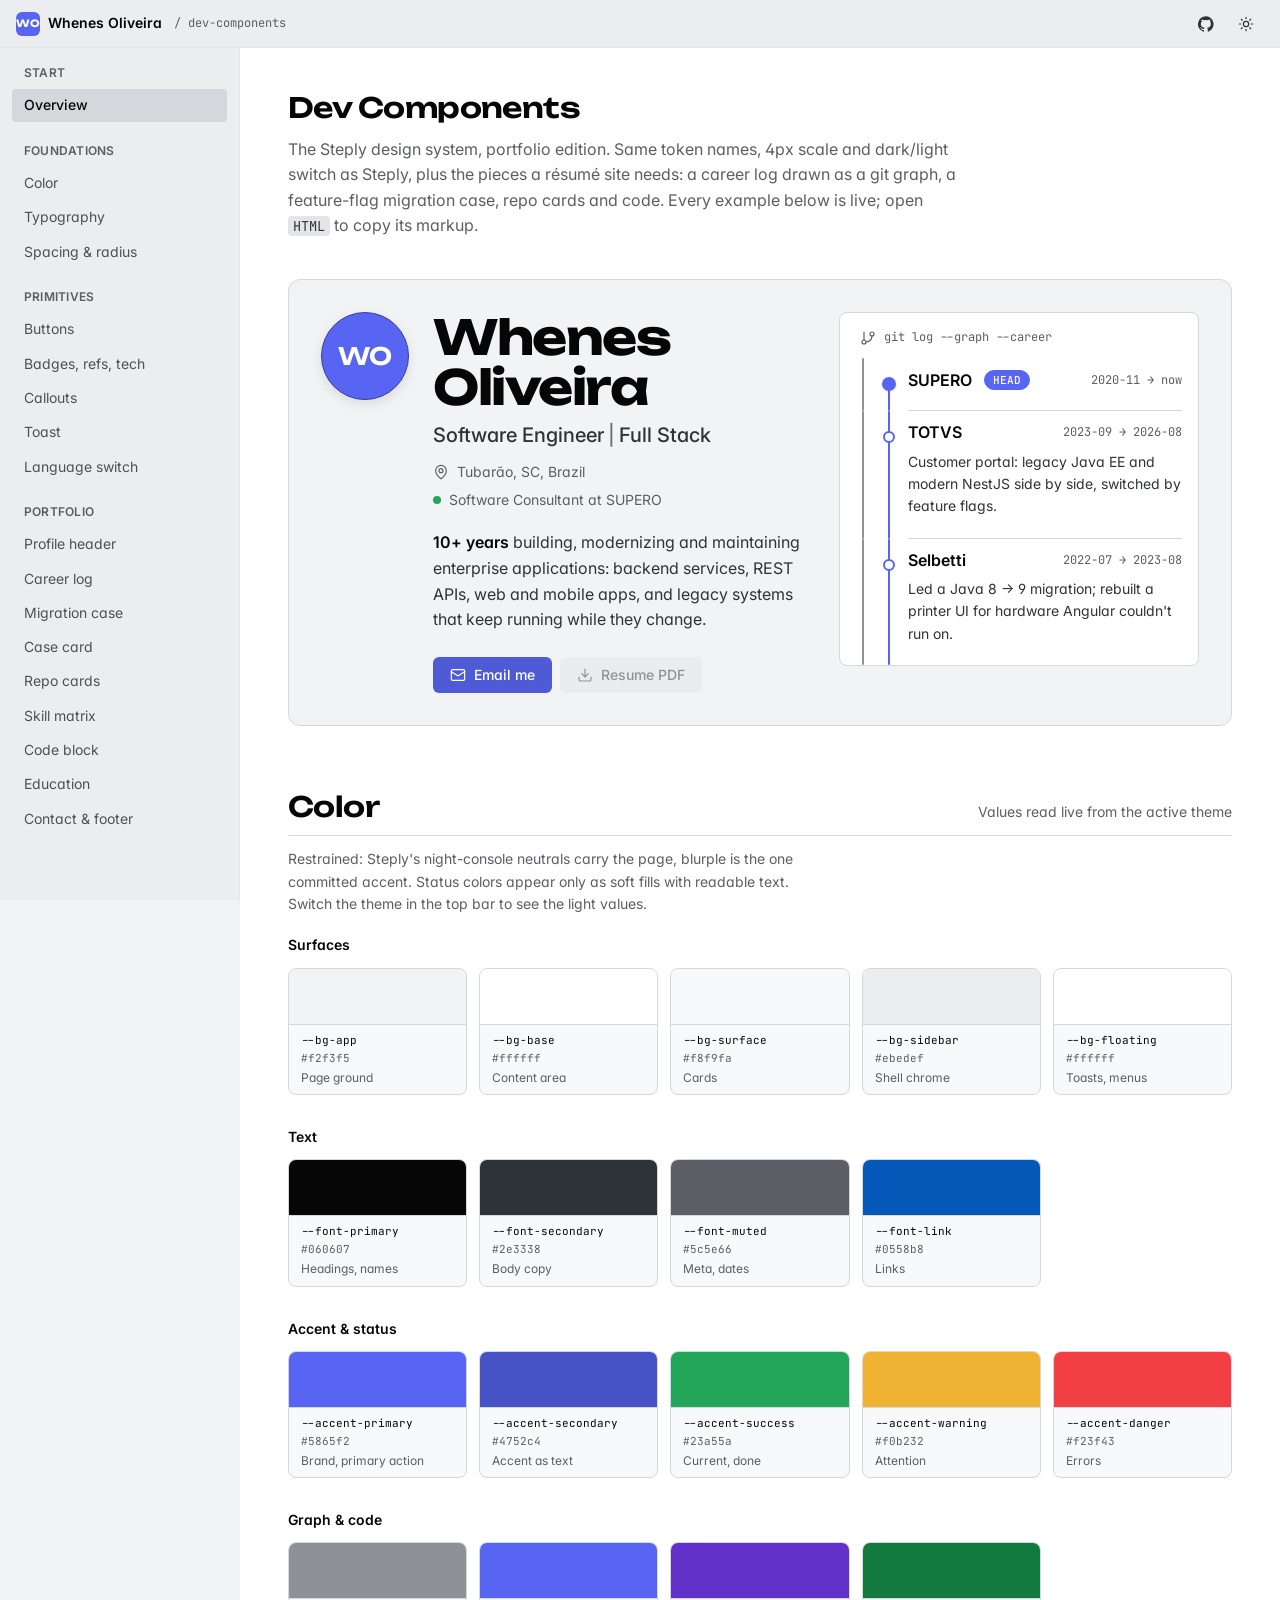
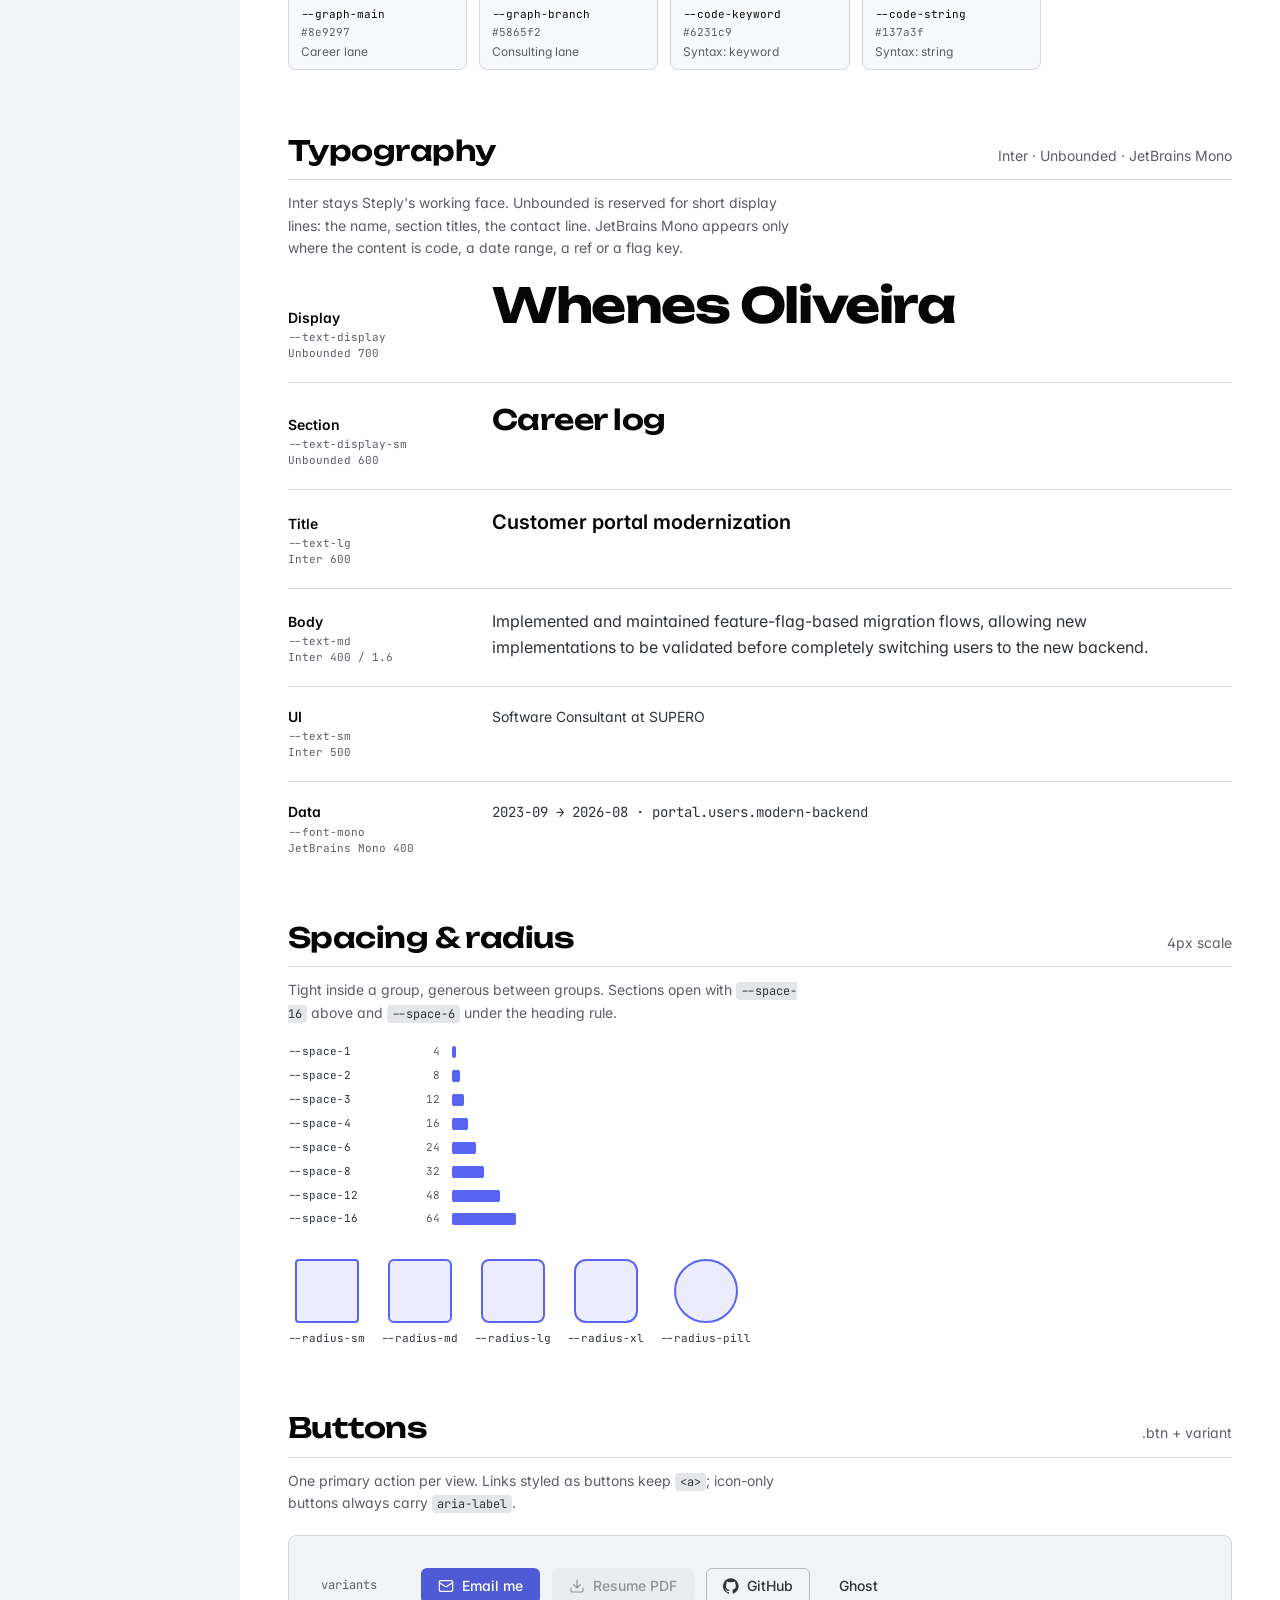
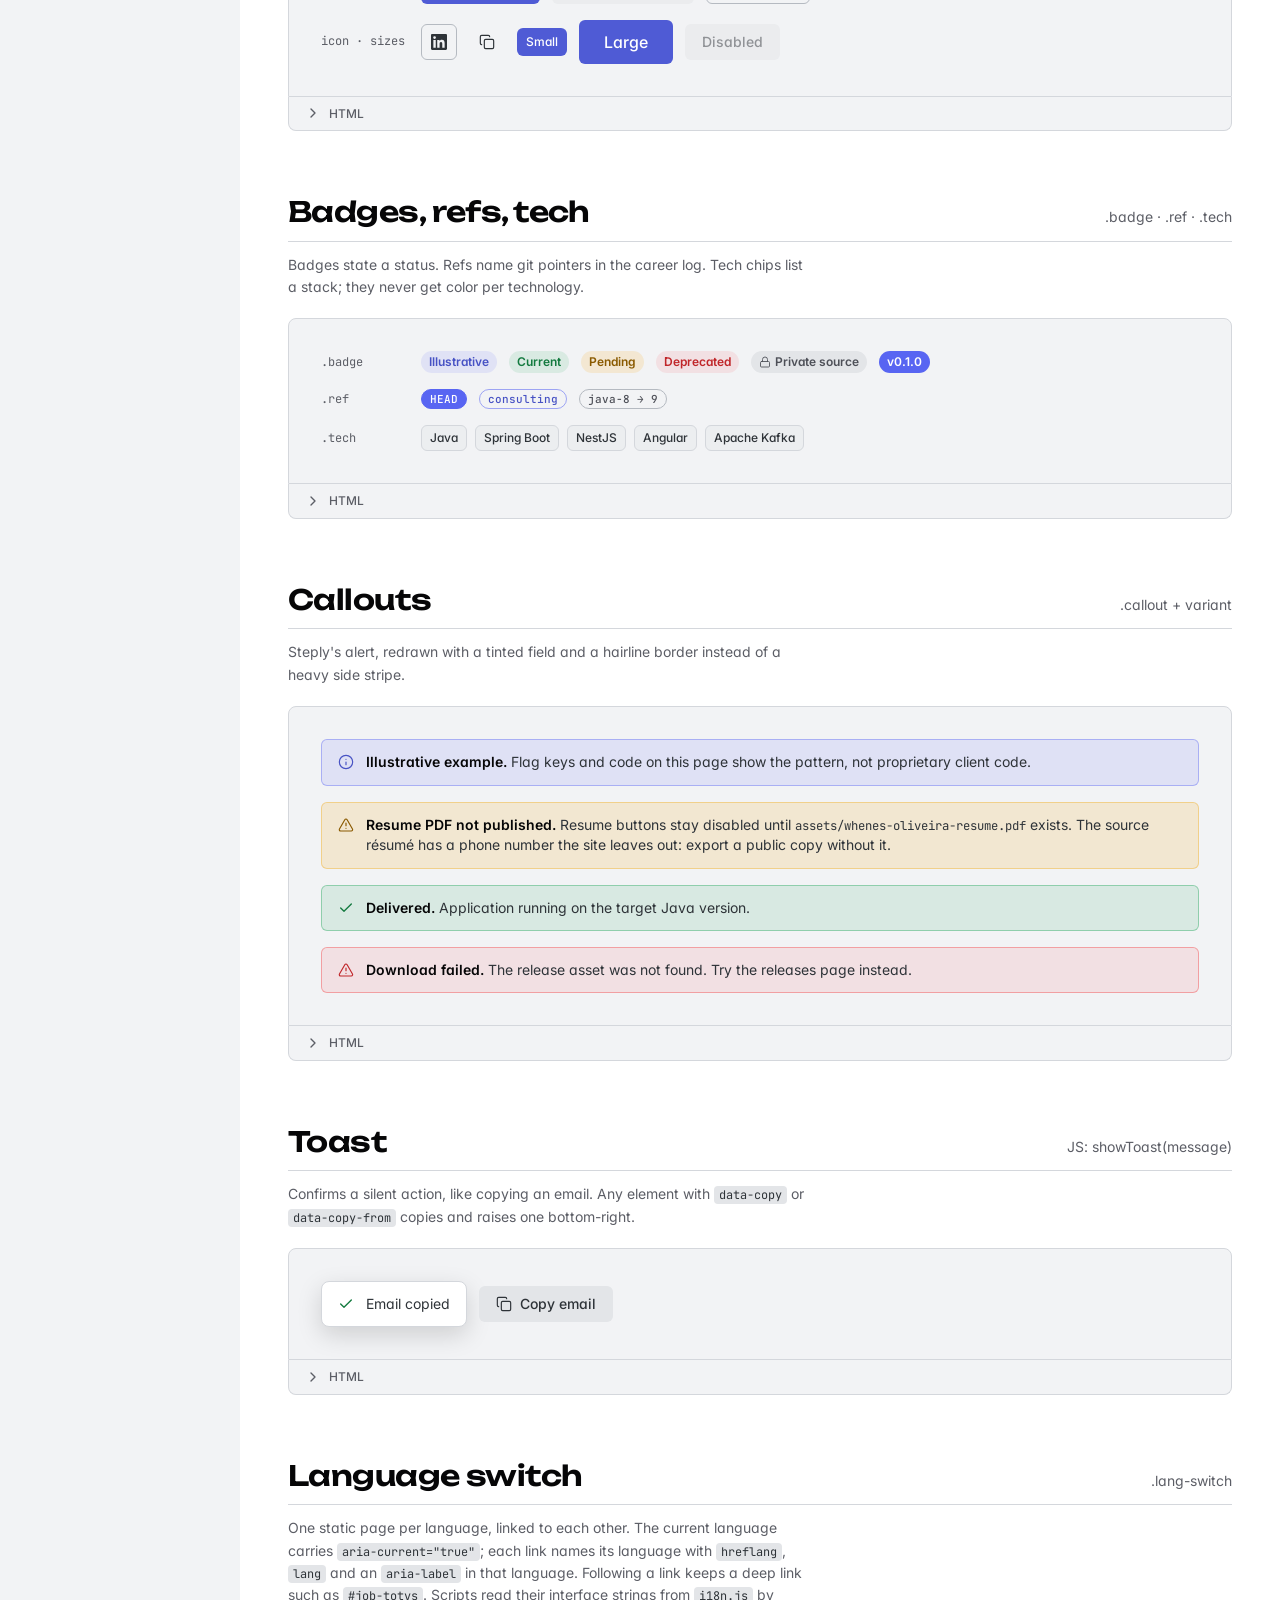
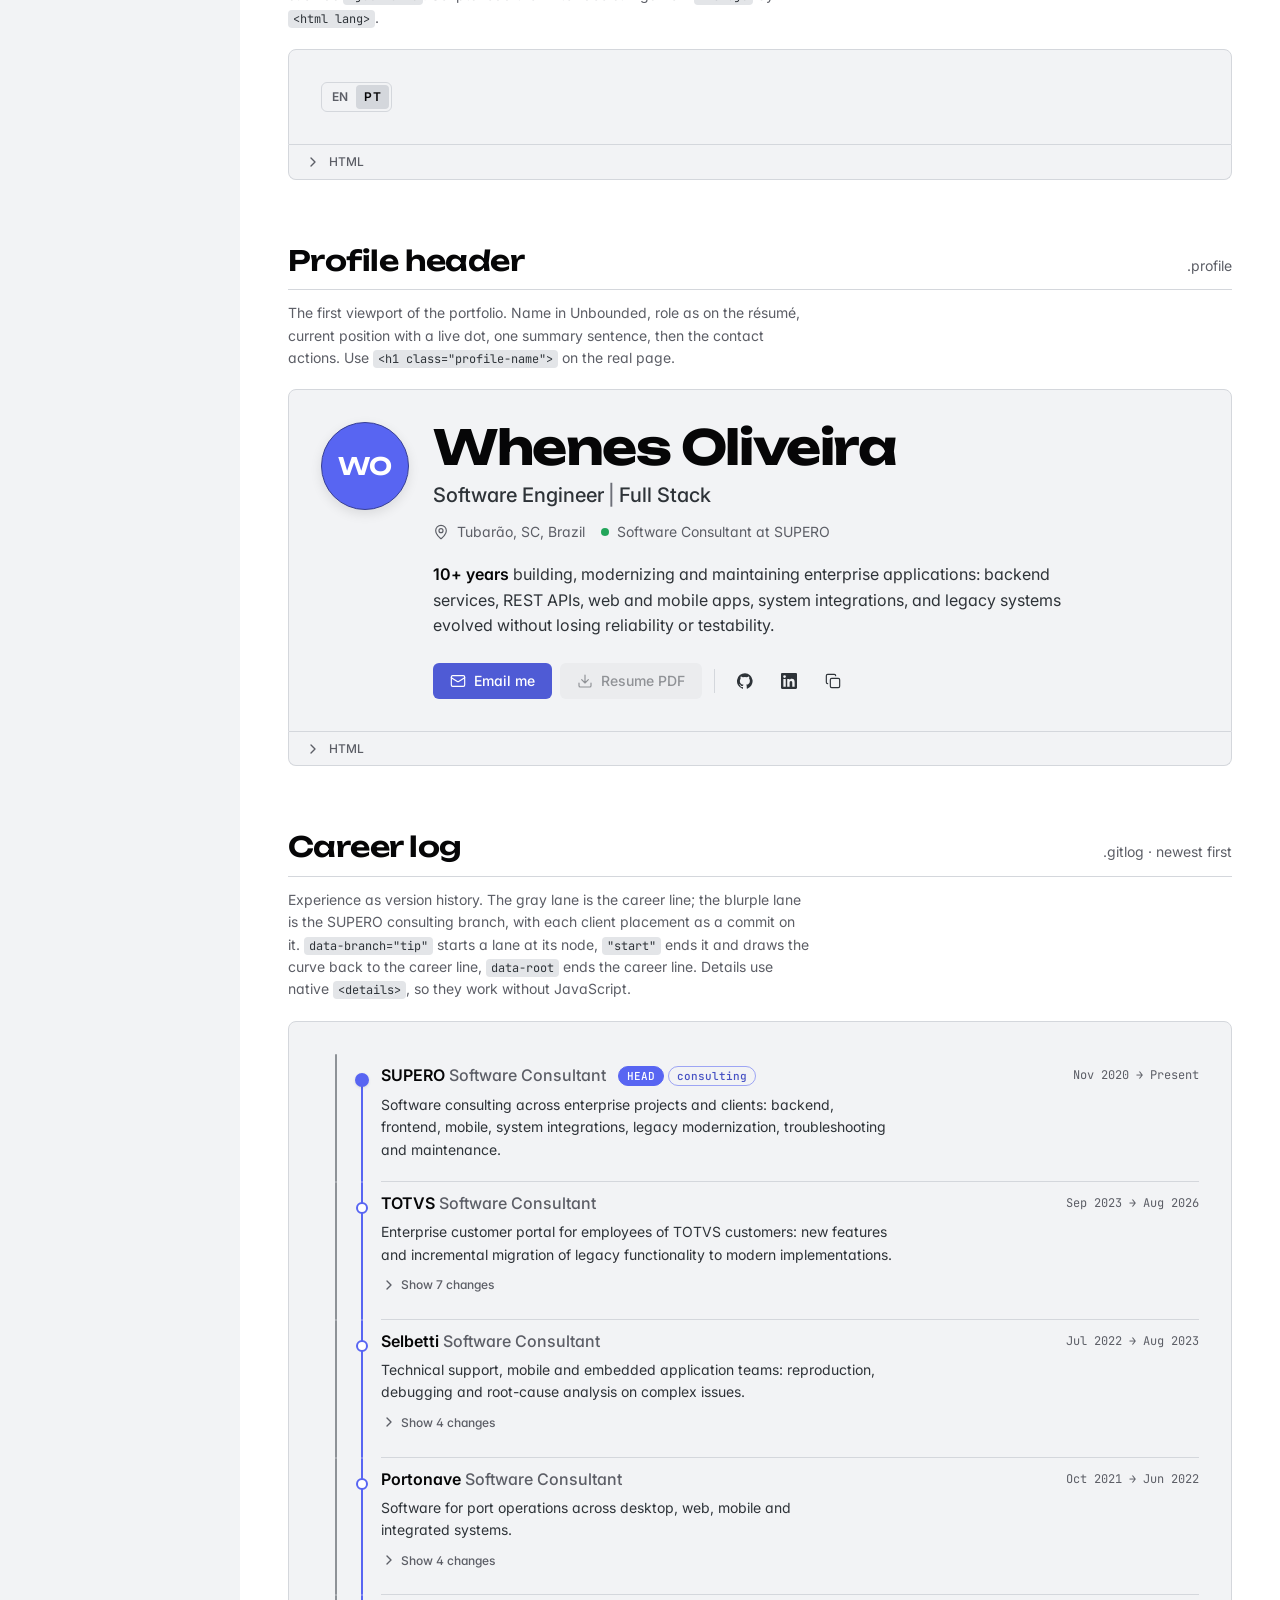
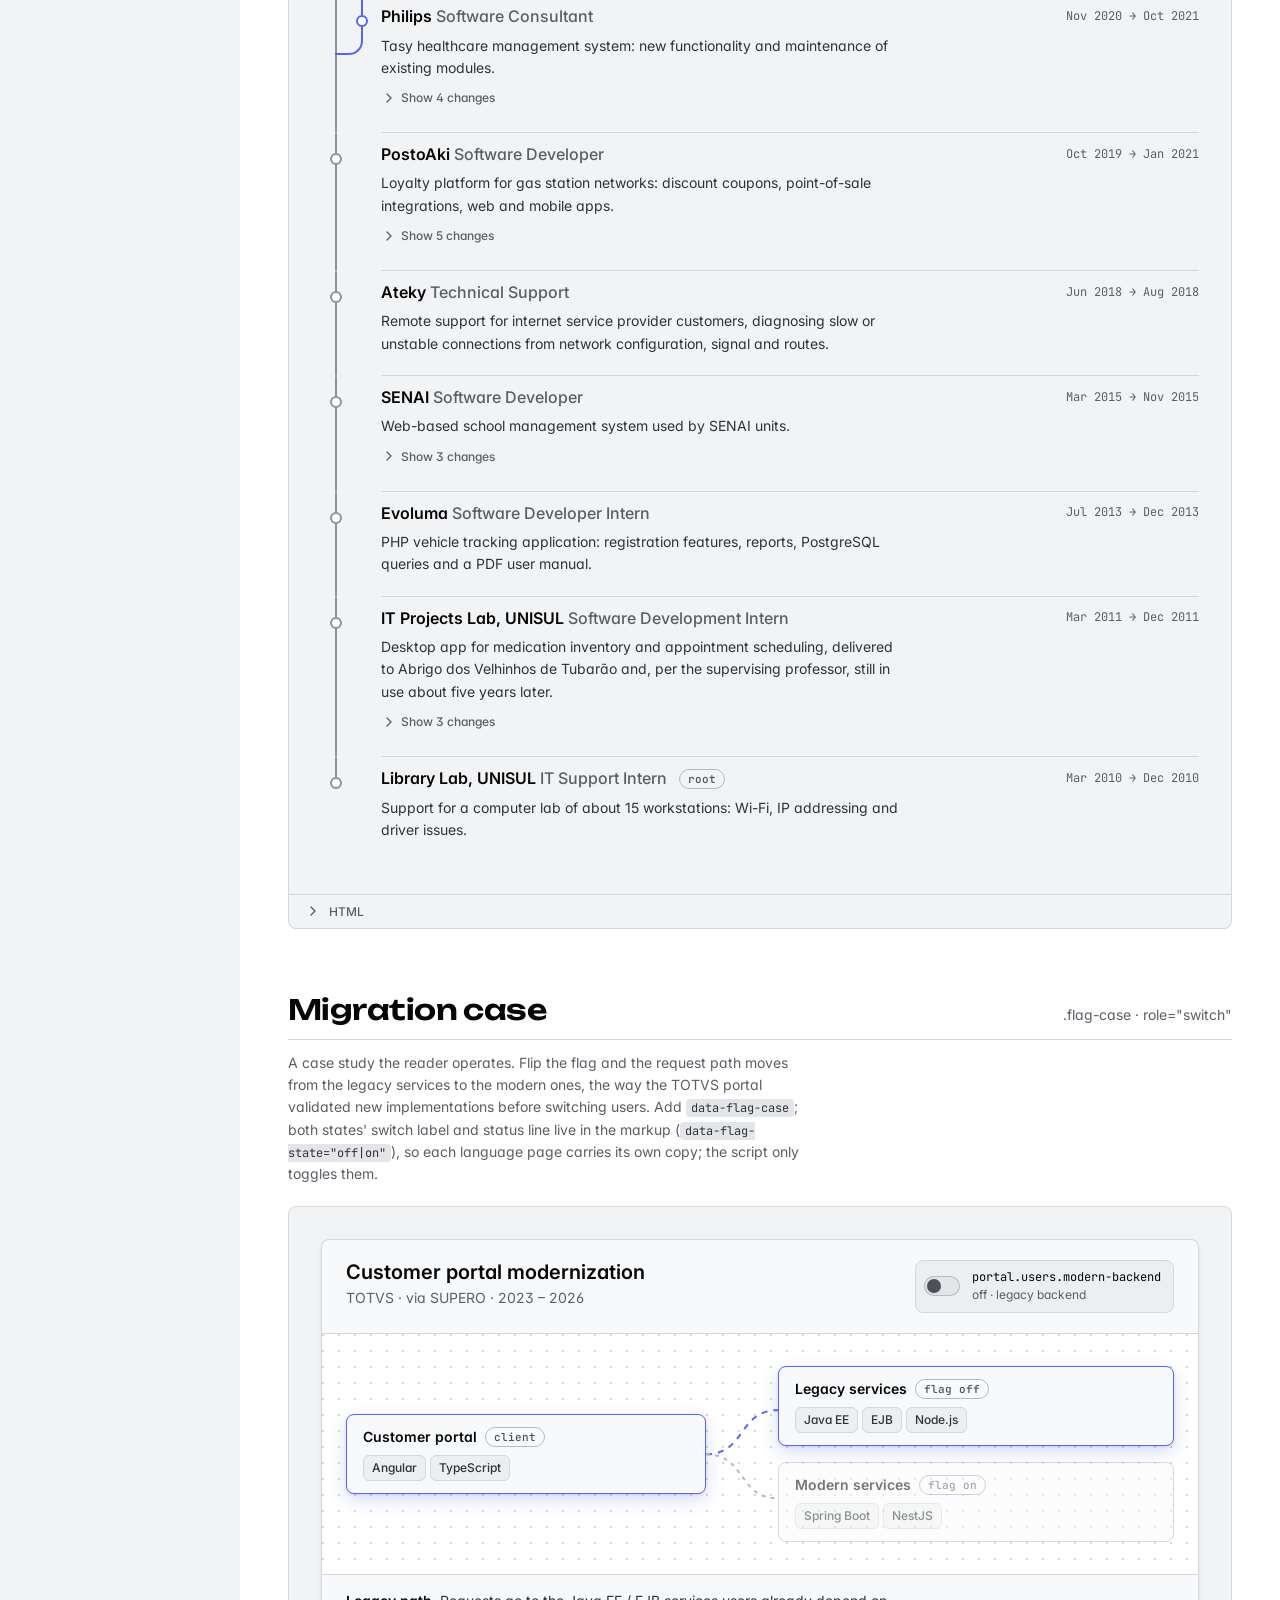
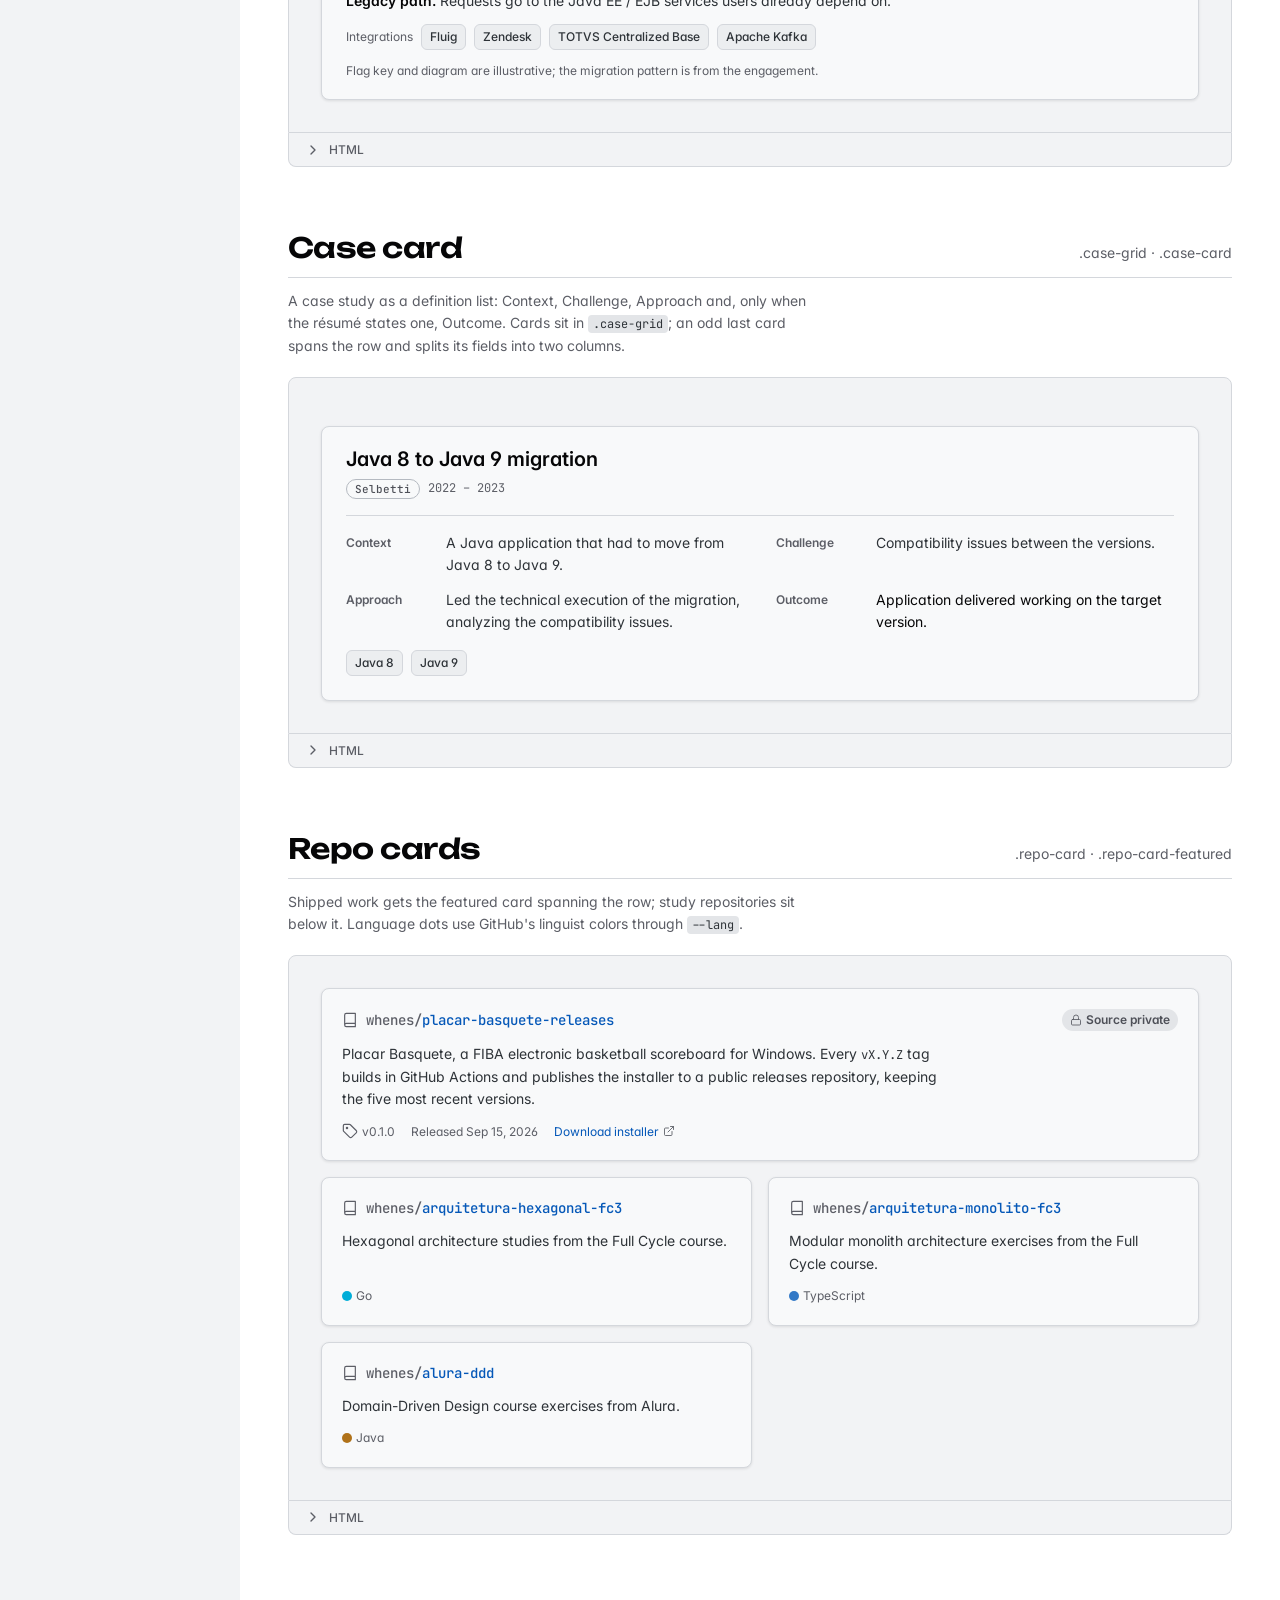
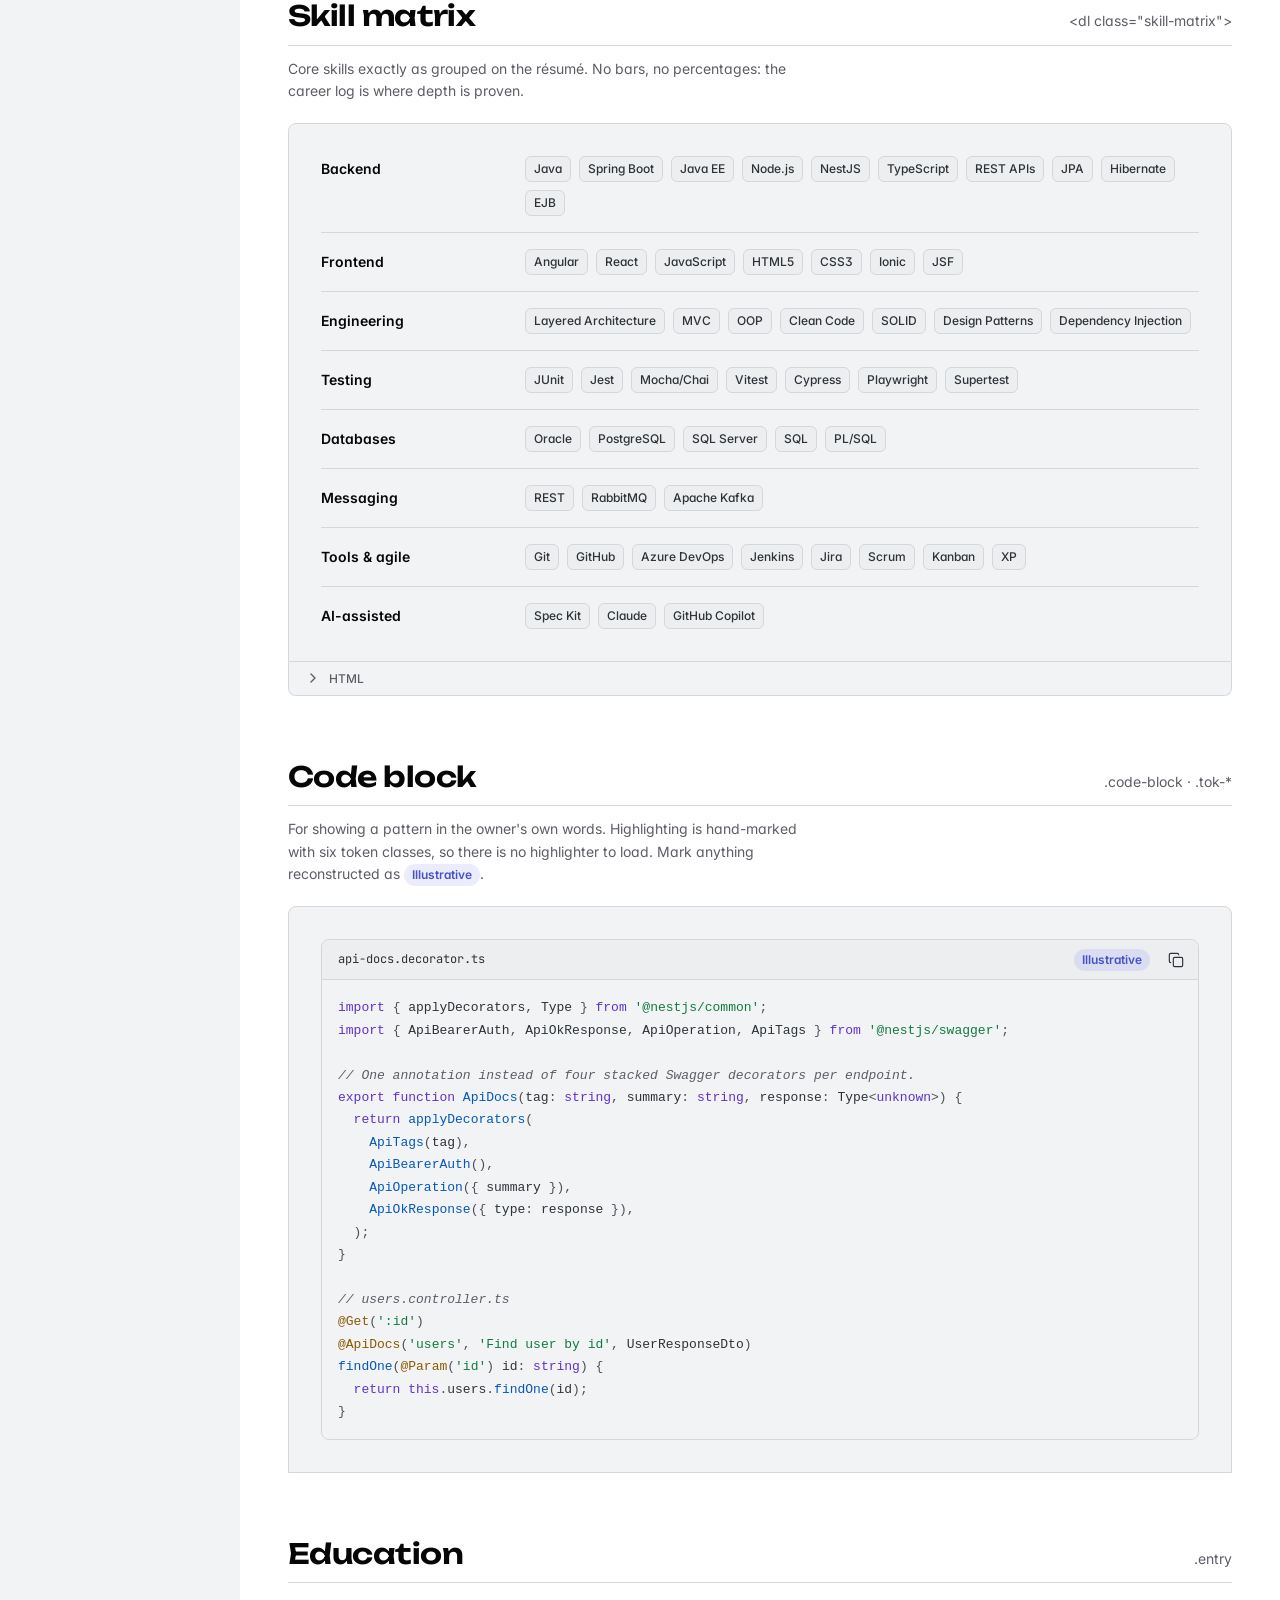
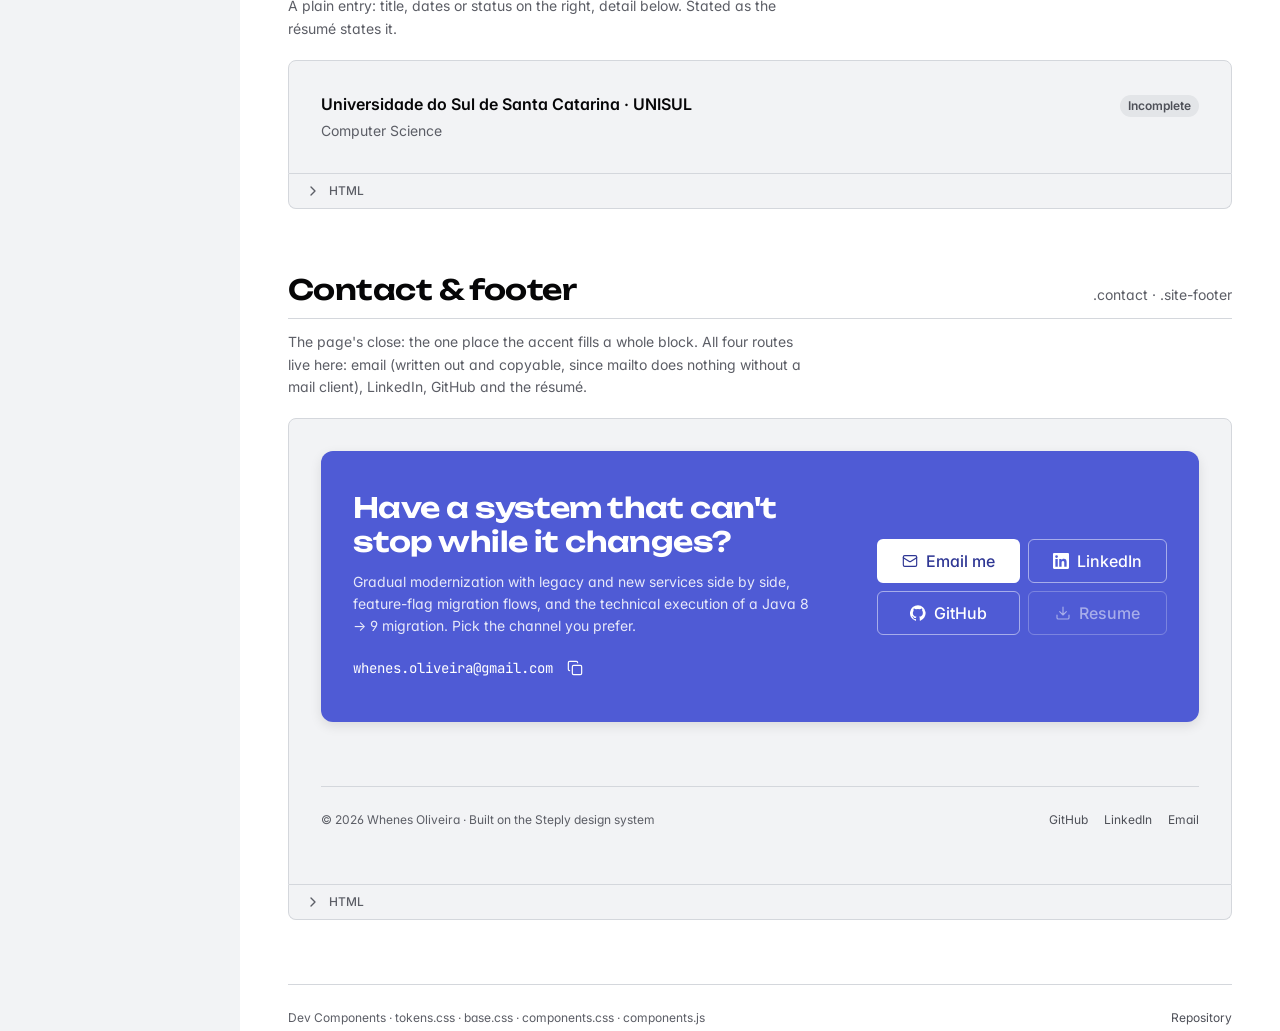
<file: components.html>
<!doctype html>
<html lang="en" data-theme="dark">
<head>
  <meta charset="utf-8">
  <meta name="viewport" content="width=device-width, initial-scale=1, viewport-fit=cover">
  <title>Dev Components · Whenes Oliveira</title>
  <meta name="description" content="Steply design system, portfolio edition: tokens and HTML components for Whenes Oliveira's portfolio.">
  <script>
    (function () {
      var theme;
      try { theme = localStorage.getItem('theme'); } catch (e) {}
      if (!theme) theme = window.matchMedia('(prefers-color-scheme: light)').matches ? 'light' : 'dark';
      document.documentElement.setAttribute('data-theme', theme);
    })();
  </script>
  <link rel="preconnect" href="https://fonts.googleapis.com">
  <link rel="preconnect" href="https://fonts.gstatic.com" crossorigin>
  <link rel="stylesheet" href="https://fonts.googleapis.com/css2?family=Inter:wght@400;500;600;700&family=JetBrains+Mono:wght@400;500&family=Unbounded:wght@500;600;700&display=swap">
  <link rel="stylesheet" href="assets/css/tokens.css">
  <link rel="stylesheet" href="assets/css/base.css">
  <link rel="stylesheet" href="assets/css/components.css">
  <link rel="stylesheet" href="assets/css/docs.css">
  <script src="assets/js/i18n.js" defer></script>
  <script src="assets/js/components.js" defer></script>
</head>
<body>
  <svg width="0" height="0" style="position:absolute" aria-hidden="true">
    <defs>
      <symbol id="i-sun" viewBox="0 0 24 24" fill="none" stroke="currentColor" stroke-width="1.75" stroke-linecap="round" stroke-linejoin="round"><circle cx="12" cy="12" r="4"/><path d="M12 2v2M12 20v2M4.93 4.93l1.41 1.41M17.66 17.66l1.41 1.41M2 12h2M20 12h2M6.34 17.66l-1.41 1.41M19.07 4.93l-1.41 1.41"/></symbol>
      <symbol id="i-moon" viewBox="0 0 24 24" fill="none" stroke="currentColor" stroke-width="1.75" stroke-linecap="round" stroke-linejoin="round"><path d="M12 3a6 6 0 0 0 9 9 9 9 0 1 1-9-9Z"/></symbol>
      <symbol id="i-copy" viewBox="0 0 24 24" fill="none" stroke="currentColor" stroke-width="1.75" stroke-linecap="round" stroke-linejoin="round"><rect x="8" y="8" width="14" height="14" rx="2"/><path d="M4 16c-1.1 0-2-.9-2-2V4c0-1.1.9-2 2-2h10c1.1 0 2 .9 2 2"/></symbol>
      <symbol id="i-check" viewBox="0 0 24 24" fill="none" stroke="currentColor" stroke-width="2" stroke-linecap="round" stroke-linejoin="round"><path d="M20 6 9 17l-5-5"/></symbol>
      <symbol id="i-mail" viewBox="0 0 24 24" fill="none" stroke="currentColor" stroke-width="1.75" stroke-linecap="round" stroke-linejoin="round"><rect x="2" y="4" width="20" height="16" rx="2"/><path d="m22 7-8.97 5.7a1.94 1.94 0 0 1-2.06 0L2 7"/></symbol>
      <symbol id="i-download" viewBox="0 0 24 24" fill="none" stroke="currentColor" stroke-width="1.75" stroke-linecap="round" stroke-linejoin="round"><path d="M21 15v4a2 2 0 0 1-2 2H5a2 2 0 0 1-2-2v-4M7 10l5 5 5-5M12 15V3"/></symbol>
      <symbol id="i-external" viewBox="0 0 24 24" fill="none" stroke="currentColor" stroke-width="1.75" stroke-linecap="round" stroke-linejoin="round"><path d="M15 3h6v6M10 14 21 3M18 13v6a2 2 0 0 1-2 2H5a2 2 0 0 1-2-2V8a2 2 0 0 1 2-2h6"/></symbol>
      <symbol id="i-pin" viewBox="0 0 24 24" fill="none" stroke="currentColor" stroke-width="1.75" stroke-linecap="round" stroke-linejoin="round"><path d="M20 10c0 5-5.5 10.2-7.4 11.8a1 1 0 0 1-1.2 0C9.5 20.2 4 15 4 10a8 8 0 0 1 16 0"/><circle cx="12" cy="10" r="3"/></symbol>
      <symbol id="i-chevron" viewBox="0 0 24 24" fill="none" stroke="currentColor" stroke-width="2" stroke-linecap="round" stroke-linejoin="round"><path d="m9 18 6-6-6-6"/></symbol>
      <symbol id="i-repo" viewBox="0 0 24 24" fill="none" stroke="currentColor" stroke-width="1.75" stroke-linecap="round" stroke-linejoin="round"><path d="M4 19.5v-15A2.5 2.5 0 0 1 6.5 2H20v20H6.5a2.5 2.5 0 0 1 0-5H20"/></symbol>
      <symbol id="i-tag" viewBox="0 0 24 24" fill="none" stroke="currentColor" stroke-width="1.75" stroke-linecap="round" stroke-linejoin="round"><path d="M12.6 2.6A2 2 0 0 0 11.2 2H4a2 2 0 0 0-2 2v7.2a2 2 0 0 0 .6 1.4l8.7 8.7a2.4 2.4 0 0 0 3.4 0l6.6-6.6a2.4 2.4 0 0 0 0-3.4Z"/><circle cx="7.5" cy="7.5" r="1"/></symbol>
      <symbol id="i-lock" viewBox="0 0 24 24" fill="none" stroke="currentColor" stroke-width="1.75" stroke-linecap="round" stroke-linejoin="round"><rect x="3" y="11" width="18" height="11" rx="2"/><path d="M7 11V7a5 5 0 0 1 10 0v4"/></symbol>
      <symbol id="i-info" viewBox="0 0 24 24" fill="none" stroke="currentColor" stroke-width="1.75" stroke-linecap="round" stroke-linejoin="round"><circle cx="12" cy="12" r="10"/><path d="M12 16v-4M12 8h.01"/></symbol>
      <symbol id="i-alert" viewBox="0 0 24 24" fill="none" stroke="currentColor" stroke-width="1.75" stroke-linecap="round" stroke-linejoin="round"><path d="m21.7 18-8-14a2 2 0 0 0-3.5 0l-8 14A2 2 0 0 0 4 21h16a2 2 0 0 0 1.7-3"/><path d="M12 9v4M12 17h.01"/></symbol>
      <symbol id="i-branch" viewBox="0 0 24 24" fill="none" stroke="currentColor" stroke-width="1.75" stroke-linecap="round" stroke-linejoin="round"><path d="M6 3v12"/><circle cx="18" cy="6" r="3"/><circle cx="6" cy="18" r="3"/><path d="M18 9a9 9 0 0 1-9 9"/></symbol>
      <symbol id="i-github" viewBox="0 0 24 24" fill="currentColor"><path d="M12 .3a12 12 0 0 0-3.8 23.4c.6.1.8-.3.8-.6v-2c-3.3.7-4-1.6-4-1.6-.6-1.4-1.4-1.8-1.4-1.8-1-.7.1-.7.1-.7 1.2.1 1.8 1.2 1.8 1.2 1.1 1.8 2.8 1.3 3.5 1 .1-.8.4-1.3.8-1.6-2.7-.3-5.5-1.3-5.5-5.9 0-1.3.5-2.4 1.2-3.2-.1-.3-.5-1.5.1-3.2 0 0 1-.3 3.3 1.2a11.5 11.5 0 0 1 6 0C17 4.9 18 5.2 18 5.2c.7 1.7.3 2.9.1 3.2.8.8 1.2 1.9 1.2 3.2 0 4.6-2.8 5.6-5.5 5.9.4.4.8 1.1.8 2.2v3.3c0 .3.2.7.8.6A12 12 0 0 0 12 .3"/></symbol>
      <symbol id="i-linkedin" viewBox="0 0 24 24" fill="currentColor"><path d="M20.45 20.45h-3.56v-5.57c0-1.33-.02-3.04-1.85-3.04-1.85 0-2.14 1.45-2.14 2.94v5.67H9.35V9h3.41v1.56h.05c.48-.9 1.64-1.85 3.37-1.85 3.6 0 4.27 2.37 4.27 5.46v6.28ZM5.34 7.43a2.06 2.06 0 1 1 0-4.13 2.06 2.06 0 0 1 0 4.13Zm1.78 13.02H3.56V9h3.56v11.45ZM22.23 0H1.77C.79 0 0 .77 0 1.73v20.54C0 23.23.79 24 1.77 24h20.45c.98 0 1.78-.77 1.78-1.73V1.73C24 .77 23.2 0 22.22 0h.01Z"/></symbol>
    </defs>
  </svg>

  <a class="skip-link" href="#main">Skip to content</a>

  <header class="app-topbar">
    <a class="app-topbar-brand" href="#overview">
      <span class="app-topbar-mark" aria-hidden="true">WO</span>
      Whenes Oliveira
    </a>
    <span class="app-topbar-path">/ dev-components</span>
    <div class="app-topbar-actions">
      <a class="btn btn-ghost btn-icon" href="https://github.com/whenes" aria-label="GitHub profile"><svg class="icon" aria-hidden="true"><use href="#i-github"/></svg></a>
      <button class="btn btn-ghost btn-icon theme-toggle" type="button" data-theme-toggle aria-label="Switch theme">
        <svg class="icon icon-moon" aria-hidden="true"><use href="#i-moon"/></svg>
        <svg class="icon icon-sun" aria-hidden="true"><use href="#i-sun"/></svg>
      </button>
    </div>
  </header>

  <div class="app-shell">
    <nav class="app-sidebar" aria-label="Components">
      <div class="app-sidebar-group">
        <p class="app-sidebar-group-title">Start</p>
        <ul class="app-sidebar-list">
          <li><a class="app-sidebar-link" href="#overview">Overview</a></li>
        </ul>
      </div>
      <div class="app-sidebar-group">
        <p class="app-sidebar-group-title">Foundations</p>
        <ul class="app-sidebar-list">
          <li><a class="app-sidebar-link" href="#colors">Color</a></li>
          <li><a class="app-sidebar-link" href="#typography">Typography</a></li>
          <li><a class="app-sidebar-link" href="#spacing">Spacing &amp; radius</a></li>
        </ul>
      </div>
      <div class="app-sidebar-group">
        <p class="app-sidebar-group-title">Primitives</p>
        <ul class="app-sidebar-list">
          <li><a class="app-sidebar-link" href="#buttons">Buttons</a></li>
          <li><a class="app-sidebar-link" href="#labels">Badges, refs, tech</a></li>
          <li><a class="app-sidebar-link" href="#callouts">Callouts</a></li>
          <li><a class="app-sidebar-link" href="#toast">Toast</a></li>
          <li><a class="app-sidebar-link" href="#lang">Language switch</a></li>
        </ul>
      </div>
      <div class="app-sidebar-group">
        <p class="app-sidebar-group-title">Portfolio</p>
        <ul class="app-sidebar-list">
          <li><a class="app-sidebar-link" href="#profile">Profile header</a></li>
          <li><a class="app-sidebar-link" href="#career">Career log</a></li>
          <li><a class="app-sidebar-link" href="#migration">Migration case</a></li>
          <li><a class="app-sidebar-link" href="#case-card">Case card</a></li>
          <li><a class="app-sidebar-link" href="#repos">Repo cards</a></li>
          <li><a class="app-sidebar-link" href="#skills">Skill matrix</a></li>
          <li><a class="app-sidebar-link" href="#code">Code block</a></li>
          <li><a class="app-sidebar-link" href="#education">Education</a></li>
          <li><a class="app-sidebar-link" href="#contact">Contact &amp; footer</a></li>
        </ul>
      </div>
    </nav>

    <main class="app-content" id="main">
      <div class="app-content-inner">

        <!-- ============ Overview ============ -->
        <section id="overview" aria-labelledby="overview-title">
          <div class="doc-intro">
            <h1 class="doc-intro-title" id="overview-title">Dev Components</h1>
            <p class="doc-intro-text">The Steply design system, portfolio edition. Same token names, 4px scale and dark/light switch as Steply, plus the pieces a résumé site needs: a career log drawn as a git graph, a feature-flag migration case, repo cards and code. Every example below is live; open <code>HTML</code> to copy its markup.</p>
          </div>

          <div class="doc-overview">
            <div class="profile">
              <div class="profile-avatar" aria-hidden="true">WO</div>
              <div>
                <p class="profile-name">Whenes Oliveira</p>
                <p class="profile-role">Software Engineer<span class="profile-role-sep" aria-hidden="true">|</span>Full Stack</p>
                <ul class="profile-meta">
                  <li><svg class="icon" aria-hidden="true"><use href="#i-pin"/></svg>Tubarão, SC, Brazil</li>
                  <li><span class="status-dot" aria-hidden="true"></span>Software Consultant at SUPERO</li>
                </ul>
                <p class="profile-summary"><strong>10+ years</strong> building, modernizing and maintaining enterprise applications: backend services, REST APIs, web and mobile apps, and legacy systems that keep running while they change.</p>
                <div class="profile-actions">
                  <a class="btn btn-primary" href="mailto:whenes.oliveira@gmail.com"><svg class="icon" aria-hidden="true"><use href="#i-mail"/></svg>Email me</a>
                  <a class="btn btn-secondary" aria-disabled="true" title="Resume PDF not published yet"><svg class="icon" aria-hidden="true"><use href="#i-download"/></svg>Resume PDF</a>
                </div>
              </div>
            </div>

            <div class="doc-overview-log">
              <p class="doc-overview-caption"><svg class="icon" aria-hidden="true"><use href="#i-branch"/></svg>git log --graph --career</p>
              <ol class="gitlog">
                <li class="commit" data-branch="tip">
                  <span class="commit-graph" aria-hidden="true"><i class="lane lane-a"></i><i class="lane lane-b"></i><i class="node node-head" data-lane="b"></i></span>
                  <div class="commit-body">
                    <div class="commit-head">
                      <h3 class="commit-title"><span class="commit-org">SUPERO</span></h3>
                      <span class="commit-refs"><span class="ref ref-head">HEAD</span></span>
                      <span class="commit-date">2020-11 → now</span>
                    </div>
                  </div>
                </li>
                <li class="commit">
                  <span class="commit-graph" aria-hidden="true"><i class="lane lane-a"></i><i class="lane lane-b"></i><i class="node" data-lane="b"></i></span>
                  <div class="commit-body">
                    <div class="commit-head">
                      <h3 class="commit-title"><span class="commit-org">TOTVS</span></h3>
                      <span class="commit-date">2023-09 → 2026-08</span>
                    </div>
                    <p class="commit-subject">Customer portal: legacy Java EE and modern NestJS side by side, switched by feature flags.</p>
                  </div>
                </li>
                <li class="commit">
                  <span class="commit-graph" aria-hidden="true"><i class="lane lane-a"></i><i class="lane lane-b"></i><i class="node" data-lane="b"></i></span>
                  <div class="commit-body">
                    <div class="commit-head">
                      <h3 class="commit-title"><span class="commit-org">Selbetti</span></h3>
                      <span class="commit-date">2022-07 → 2023-08</span>
                    </div>
                    <p class="commit-subject">Led a Java 8 → 9 migration; rebuilt a printer UI for hardware Angular couldn't run on.</p>
                  </div>
                </li>
              </ol>
            </div>
          </div>
        </section>

        <!-- ============ Foundations: color ============ -->
        <section class="doc-section" id="colors" aria-labelledby="colors-title">
          <header class="section-heading">
            <h2 class="section-heading-title" id="colors-title">Color</h2>
            <span class="section-heading-note">Values read live from the active theme</span>
          </header>
          <p class="doc-desc">Restrained: Steply's night-console neutrals carry the page, blurple is the one committed accent. Status colors appear only as soft fills with readable text. Switch the theme in the top bar to see the light values.</p>
          <div class="swatch-groups">
            <div>
              <h3 class="swatch-group-title">Surfaces</h3>
              <ul class="swatches">
                <li class="swatch" style="--swatch: var(--bg-app)"><div class="swatch-chip"></div><div class="swatch-meta"><span class="swatch-name">--bg-app</span><span class="swatch-value" data-token-value="--bg-app"></span><span class="swatch-role">Page ground</span></div></li>
                <li class="swatch" style="--swatch: var(--bg-base)"><div class="swatch-chip"></div><div class="swatch-meta"><span class="swatch-name">--bg-base</span><span class="swatch-value" data-token-value="--bg-base"></span><span class="swatch-role">Content area</span></div></li>
                <li class="swatch" style="--swatch: var(--bg-surface)"><div class="swatch-chip"></div><div class="swatch-meta"><span class="swatch-name">--bg-surface</span><span class="swatch-value" data-token-value="--bg-surface"></span><span class="swatch-role">Cards</span></div></li>
                <li class="swatch" style="--swatch: var(--bg-sidebar)"><div class="swatch-chip"></div><div class="swatch-meta"><span class="swatch-name">--bg-sidebar</span><span class="swatch-value" data-token-value="--bg-sidebar"></span><span class="swatch-role">Shell chrome</span></div></li>
                <li class="swatch" style="--swatch: var(--bg-floating)"><div class="swatch-chip"></div><div class="swatch-meta"><span class="swatch-name">--bg-floating</span><span class="swatch-value" data-token-value="--bg-floating"></span><span class="swatch-role">Toasts, menus</span></div></li>
              </ul>
            </div>
            <div>
              <h3 class="swatch-group-title">Text</h3>
              <ul class="swatches">
                <li class="swatch" style="--swatch: var(--font-primary)"><div class="swatch-chip"></div><div class="swatch-meta"><span class="swatch-name">--font-primary</span><span class="swatch-value" data-token-value="--font-primary"></span><span class="swatch-role">Headings, names</span></div></li>
                <li class="swatch" style="--swatch: var(--font-secondary)"><div class="swatch-chip"></div><div class="swatch-meta"><span class="swatch-name">--font-secondary</span><span class="swatch-value" data-token-value="--font-secondary"></span><span class="swatch-role">Body copy</span></div></li>
                <li class="swatch" style="--swatch: var(--font-muted)"><div class="swatch-chip"></div><div class="swatch-meta"><span class="swatch-name">--font-muted</span><span class="swatch-value" data-token-value="--font-muted"></span><span class="swatch-role">Meta, dates</span></div></li>
                <li class="swatch" style="--swatch: var(--font-link)"><div class="swatch-chip"></div><div class="swatch-meta"><span class="swatch-name">--font-link</span><span class="swatch-value" data-token-value="--font-link"></span><span class="swatch-role">Links</span></div></li>
              </ul>
            </div>
            <div>
              <h3 class="swatch-group-title">Accent &amp; status</h3>
              <ul class="swatches">
                <li class="swatch" style="--swatch: var(--accent-primary)"><div class="swatch-chip"></div><div class="swatch-meta"><span class="swatch-name">--accent-primary</span><span class="swatch-value" data-token-value="--accent-primary"></span><span class="swatch-role">Brand, primary action</span></div></li>
                <li class="swatch" style="--swatch: var(--accent-secondary)"><div class="swatch-chip"></div><div class="swatch-meta"><span class="swatch-name">--accent-secondary</span><span class="swatch-value" data-token-value="--accent-secondary"></span><span class="swatch-role">Accent as text</span></div></li>
                <li class="swatch" style="--swatch: var(--accent-success)"><div class="swatch-chip"></div><div class="swatch-meta"><span class="swatch-name">--accent-success</span><span class="swatch-value" data-token-value="--accent-success"></span><span class="swatch-role">Current, done</span></div></li>
                <li class="swatch" style="--swatch: var(--accent-warning)"><div class="swatch-chip"></div><div class="swatch-meta"><span class="swatch-name">--accent-warning</span><span class="swatch-value" data-token-value="--accent-warning"></span><span class="swatch-role">Attention</span></div></li>
                <li class="swatch" style="--swatch: var(--accent-danger)"><div class="swatch-chip"></div><div class="swatch-meta"><span class="swatch-name">--accent-danger</span><span class="swatch-value" data-token-value="--accent-danger"></span><span class="swatch-role">Errors</span></div></li>
              </ul>
            </div>
            <div>
              <h3 class="swatch-group-title">Graph &amp; code</h3>
              <ul class="swatches">
                <li class="swatch" style="--swatch: var(--graph-main)"><div class="swatch-chip"></div><div class="swatch-meta"><span class="swatch-name">--graph-main</span><span class="swatch-value" data-token-value="--graph-main"></span><span class="swatch-role">Career lane</span></div></li>
                <li class="swatch" style="--swatch: var(--graph-branch)"><div class="swatch-chip"></div><div class="swatch-meta"><span class="swatch-name">--graph-branch</span><span class="swatch-value" data-token-value="--graph-branch"></span><span class="swatch-role">Consulting lane</span></div></li>
                <li class="swatch" style="--swatch: var(--code-keyword)"><div class="swatch-chip"></div><div class="swatch-meta"><span class="swatch-name">--code-keyword</span><span class="swatch-value" data-token-value="--code-keyword"></span><span class="swatch-role">Syntax: keyword</span></div></li>
                <li class="swatch" style="--swatch: var(--code-string)"><div class="swatch-chip"></div><div class="swatch-meta"><span class="swatch-name">--code-string</span><span class="swatch-value" data-token-value="--code-string"></span><span class="swatch-role">Syntax: string</span></div></li>
              </ul>
            </div>
          </div>
        </section>

        <!-- ============ Foundations: typography ============ -->
        <section class="doc-section" id="typography" aria-labelledby="typography-title">
          <header class="section-heading">
            <h2 class="section-heading-title" id="typography-title">Typography</h2>
            <span class="section-heading-note">Inter · Unbounded · JetBrains Mono</span>
          </header>
          <p class="doc-desc">Inter stays Steply's working face. Unbounded is reserved for short display lines: the name, section titles, the contact line. JetBrains Mono appears only where the content is code, a date range, a ref or a flag key.</p>
          <ul class="type-specimens">
            <li class="type-specimen">
              <span class="type-specimen-meta"><strong>Display</strong>--text-display<br>Unbounded 700</span>
              <span class="profile-name">Whenes Oliveira</span>
            </li>
            <li class="type-specimen">
              <span class="type-specimen-meta"><strong>Section</strong>--text-display-sm<br>Unbounded 600</span>
              <span class="section-heading-title">Career log</span>
            </li>
            <li class="type-specimen">
              <span class="type-specimen-meta"><strong>Title</strong>--text-lg<br>Inter 600</span>
              <span class="flag-case-title">Customer portal modernization</span>
            </li>
            <li class="type-specimen">
              <span class="type-specimen-meta"><strong>Body</strong>--text-md<br>Inter 400 / 1.6</span>
              <span class="type-body">Implemented and maintained feature-flag-based migration flows, allowing new implementations to be validated before completely switching users to the new backend.</span>
            </li>
            <li class="type-specimen">
              <span class="type-specimen-meta"><strong>UI</strong>--text-sm<br>Inter 500</span>
              <span class="type-small">Software Consultant at SUPERO</span>
            </li>
            <li class="type-specimen">
              <span class="type-specimen-meta"><strong>Data</strong>--font-mono<br>JetBrains Mono 400</span>
              <span class="type-mono">2023-09 → 2026-08 · portal.users.modern-backend</span>
            </li>
          </ul>
        </section>

        <!-- ============ Foundations: spacing ============ -->
        <section class="doc-section" id="spacing" aria-labelledby="spacing-title">
          <header class="section-heading">
            <h2 class="section-heading-title" id="spacing-title">Spacing &amp; radius</h2>
            <span class="section-heading-note">4px scale</span>
          </header>
          <p class="doc-desc">Tight inside a group, generous between groups. Sections open with <code>--space-16</code> above and <code>--space-6</code> under the heading rule.</p>
          <ul class="scale">
            <li class="scale-row"><span class="scale-name">--space-1</span><span class="scale-px">4</span><span class="scale-bar" style="width: var(--space-1)"></span></li>
            <li class="scale-row"><span class="scale-name">--space-2</span><span class="scale-px">8</span><span class="scale-bar" style="width: var(--space-2)"></span></li>
            <li class="scale-row"><span class="scale-name">--space-3</span><span class="scale-px">12</span><span class="scale-bar" style="width: var(--space-3)"></span></li>
            <li class="scale-row"><span class="scale-name">--space-4</span><span class="scale-px">16</span><span class="scale-bar" style="width: var(--space-4)"></span></li>
            <li class="scale-row"><span class="scale-name">--space-6</span><span class="scale-px">24</span><span class="scale-bar" style="width: var(--space-6)"></span></li>
            <li class="scale-row"><span class="scale-name">--space-8</span><span class="scale-px">32</span><span class="scale-bar" style="width: var(--space-8)"></span></li>
            <li class="scale-row"><span class="scale-name">--space-12</span><span class="scale-px">48</span><span class="scale-bar" style="width: var(--space-12)"></span></li>
            <li class="scale-row"><span class="scale-name">--space-16</span><span class="scale-px">64</span><span class="scale-bar" style="width: var(--space-16)"></span></li>
          </ul>
          <ul class="radii">
            <li class="radius-item"><span class="radius-box" style="border-radius: var(--radius-sm)"></span><span class="scale-name">--radius-sm</span></li>
            <li class="radius-item"><span class="radius-box" style="border-radius: var(--radius-md)"></span><span class="scale-name">--radius-md</span></li>
            <li class="radius-item"><span class="radius-box" style="border-radius: var(--radius-lg)"></span><span class="scale-name">--radius-lg</span></li>
            <li class="radius-item"><span class="radius-box" style="border-radius: var(--radius-xl)"></span><span class="scale-name">--radius-xl</span></li>
            <li class="radius-item"><span class="radius-box" style="border-radius: var(--radius-pill)"></span><span class="scale-name">--radius-pill</span></li>
          </ul>
        </section>

        <!-- ============ Buttons ============ -->
        <section class="doc-section" id="buttons" aria-labelledby="buttons-title">
          <header class="section-heading">
            <h2 class="section-heading-title" id="buttons-title">Buttons</h2>
            <span class="section-heading-note">.btn + variant</span>
          </header>
          <p class="doc-desc">One primary action per view. Links styled as buttons keep <code>&lt;a&gt;</code>; icon-only buttons always carry <code>aria-label</code>.</p>
          <div class="preview" id="demo-buttons">
            <div class="preview-stack">
              <div class="preview-row">
                <span class="preview-label">variants</span>
                <a class="btn btn-primary" href="mailto:whenes.oliveira@gmail.com"><svg class="icon" aria-hidden="true"><use href="#i-mail"/></svg>Email me</a>
                <a class="btn btn-secondary" aria-disabled="true" title="Resume PDF not published yet"><svg class="icon" aria-hidden="true"><use href="#i-download"/></svg>Resume PDF</a>
                <a class="btn btn-outline" href="https://github.com/whenes"><svg class="icon" aria-hidden="true"><use href="#i-github"/></svg>GitHub</a>
                <button class="btn btn-ghost" type="button">Ghost</button>
              </div>
              <div class="preview-row">
                <span class="preview-label">icon · sizes</span>
                <a class="btn btn-outline btn-icon" href="https://www.linkedin.com/in/whenes-oliveira-b9baa7189" aria-label="LinkedIn profile"><svg class="icon" aria-hidden="true"><use href="#i-linkedin"/></svg></a>
                <button class="btn btn-ghost btn-icon" type="button" data-copy="whenes.oliveira@gmail.com" data-copy-message="Email copied" aria-label="Copy email address"><svg class="icon" aria-hidden="true"><use href="#i-copy"/></svg></button>
                <button class="btn btn-primary btn-sm" type="button">Small</button>
                <button class="btn btn-primary btn-lg" type="button">Large</button>
                <button class="btn btn-secondary" type="button" disabled>Disabled</button>
              </div>
            </div>
          </div>
          <details class="snippet"><summary><svg class="icon" aria-hidden="true"><use href="#i-chevron"/></svg>HTML</summary><pre><code data-snippet-for="demo-buttons"></code></pre></details>
        </section>

        <!-- ============ Labels ============ -->
        <section class="doc-section" id="labels" aria-labelledby="labels-title">
          <header class="section-heading">
            <h2 class="section-heading-title" id="labels-title">Badges, refs, tech</h2>
            <span class="section-heading-note">.badge · .ref · .tech</span>
          </header>
          <p class="doc-desc">Badges state a status. Refs name git pointers in the career log. Tech chips list a stack; they never get color per technology.</p>
          <div class="preview" id="demo-labels">
            <div class="preview-stack">
              <div class="preview-row">
                <span class="preview-label">.badge</span>
                <span class="badge badge-info">Illustrative</span>
                <span class="badge badge-success">Current</span>
                <span class="badge badge-warning">Pending</span>
                <span class="badge badge-danger">Deprecated</span>
                <span class="badge badge-neutral"><svg class="icon" aria-hidden="true" style="width:12px;height:12px"><use href="#i-lock"/></svg>Private source</span>
                <span class="badge badge-solid">v0.1.0</span>
              </div>
              <div class="preview-row">
                <span class="preview-label">.ref</span>
                <span class="ref ref-head">HEAD</span>
                <span class="ref ref-branch">consulting</span>
                <span class="ref">java-8 → 9</span>
              </div>
              <div class="preview-row">
                <span class="preview-label">.tech</span>
                <ul class="tech-list">
                  <li class="tech">Java</li>
                  <li class="tech">Spring Boot</li>
                  <li class="tech">NestJS</li>
                  <li class="tech">Angular</li>
                  <li class="tech">Apache Kafka</li>
                </ul>
              </div>
            </div>
          </div>
          <details class="snippet"><summary><svg class="icon" aria-hidden="true"><use href="#i-chevron"/></svg>HTML</summary><pre><code data-snippet-for="demo-labels"></code></pre></details>
        </section>

        <!-- ============ Callouts ============ -->
        <section class="doc-section" id="callouts" aria-labelledby="callouts-title">
          <header class="section-heading">
            <h2 class="section-heading-title" id="callouts-title">Callouts</h2>
            <span class="section-heading-note">.callout + variant</span>
          </header>
          <p class="doc-desc">Steply's alert, redrawn with a tinted field and a hairline border instead of a heavy side stripe.</p>
          <div class="preview" id="demo-callouts">
            <div class="preview-stack">
              <p class="callout callout-info"><svg class="icon" aria-hidden="true"><use href="#i-info"/></svg><span><strong>Illustrative example.</strong> Flag keys and code on this page show the pattern, not proprietary client code.</span></p>
              <p class="callout callout-warning"><svg class="icon" aria-hidden="true"><use href="#i-alert"/></svg><span><strong>Resume PDF not published.</strong> Resume buttons stay disabled until <code class="mono">assets/whenes-oliveira-resume.pdf</code> exists. The source résumé has a phone number the site leaves out: export a public copy without it.</span></p>
              <p class="callout callout-success"><svg class="icon" aria-hidden="true"><use href="#i-check"/></svg><span><strong>Delivered.</strong> Application running on the target Java version.</span></p>
              <p class="callout callout-danger"><svg class="icon" aria-hidden="true"><use href="#i-alert"/></svg><span><strong>Download failed.</strong> The release asset was not found. Try the releases page instead.</span></p>
            </div>
          </div>
          <details class="snippet"><summary><svg class="icon" aria-hidden="true"><use href="#i-chevron"/></svg>HTML</summary><pre><code data-snippet-for="demo-callouts"></code></pre></details>
        </section>

        <!-- ============ Toast ============ -->
        <section class="doc-section" id="toast" aria-labelledby="toast-title">
          <header class="section-heading">
            <h2 class="section-heading-title" id="toast-title">Toast</h2>
            <span class="section-heading-note">JS: showToast(message)</span>
          </header>
          <p class="doc-desc">Confirms a silent action, like copying an email. Any element with <code>data-copy</code> or <code>data-copy-from</code> copies and raises one bottom-right.</p>
          <div class="preview" id="demo-toast">
            <div class="preview-row">
              <div class="toast toast-static"><svg class="icon" aria-hidden="true"><use href="#i-check"/></svg><span class="toast-text">Email copied</span></div>
              <button class="btn btn-secondary" type="button" data-copy="whenes.oliveira@gmail.com" data-copy-message="Email copied"><svg class="icon" aria-hidden="true"><use href="#i-copy"/></svg>Copy email</button>
            </div>
          </div>
          <details class="snippet"><summary><svg class="icon" aria-hidden="true"><use href="#i-chevron"/></svg>HTML</summary><pre><code data-snippet-for="demo-toast"></code></pre></details>
        </section>

        <!-- ============ Language switch ============ -->
        <section class="doc-section" id="lang" aria-labelledby="lang-title">
          <header class="section-heading">
            <h2 class="section-heading-title" id="lang-title">Language switch</h2>
            <span class="section-heading-note">.lang-switch</span>
          </header>
          <p class="doc-desc">One static page per language, linked to each other. The current language carries <code>aria-current="true"</code>; each link names its language with <code>hreflang</code>, <code>lang</code> and an <code>aria-label</code> in that language. Following a link keeps a deep link such as <code>#job-totvs</code>. Scripts read their interface strings from <code>i18n.js</code> by <code>&lt;html lang&gt;</code>.</p>
          <div class="preview" id="demo-lang">
            <nav class="lang-switch" aria-label="Language">
              <a href="en/index.html" hreflang="en" lang="en" aria-label="English">EN</a>
              <a href="index.html" hreflang="pt-BR" lang="pt-BR" aria-label="Português (Brasil)" aria-current="true">PT</a>
            </nav>
          </div>
          <details class="snippet"><summary><svg class="icon" aria-hidden="true"><use href="#i-chevron"/></svg>HTML</summary><pre><code data-snippet-for="demo-lang"></code></pre></details>
        </section>

        <!-- ============ Profile ============ -->
        <section class="doc-section" id="profile" aria-labelledby="profile-title">
          <header class="section-heading">
            <h2 class="section-heading-title" id="profile-title">Profile header</h2>
            <span class="section-heading-note">.profile</span>
          </header>
          <p class="doc-desc">The first viewport of the portfolio. Name in Unbounded, role as on the résumé, current position with a live dot, one summary sentence, then the contact actions. Use <code>&lt;h1 class="profile-name"&gt;</code> on the real page.</p>
          <div class="preview" id="demo-profile">
            <header class="profile">
              <div class="profile-avatar" aria-hidden="true">WO</div>
              <div>
                <h3 class="profile-name">Whenes Oliveira</h3>
                <p class="profile-role">Software Engineer<span class="profile-role-sep" aria-hidden="true">|</span>Full Stack</p>
                <ul class="profile-meta">
                  <li><svg class="icon" aria-hidden="true"><use href="#i-pin"/></svg>Tubarão, SC, Brazil</li>
                  <li><span class="status-dot" aria-hidden="true"></span>Software Consultant at SUPERO</li>
                </ul>
                <p class="profile-summary"><strong>10+ years</strong> building, modernizing and maintaining enterprise applications: backend services, REST APIs, web and mobile apps, system integrations, and legacy systems evolved without losing reliability or testability.</p>
                <div class="profile-actions">
                  <a class="btn btn-primary" href="mailto:whenes.oliveira@gmail.com"><svg class="icon" aria-hidden="true"><use href="#i-mail"/></svg>Email me</a>
                  <a class="btn btn-secondary" aria-disabled="true" title="Resume PDF not published yet"><svg class="icon" aria-hidden="true"><use href="#i-download"/></svg>Resume PDF</a>
                  <span class="profile-actions-divider" aria-hidden="true"></span>
                  <a class="btn btn-ghost btn-icon" href="https://github.com/whenes" aria-label="GitHub profile"><svg class="icon" aria-hidden="true"><use href="#i-github"/></svg></a>
                  <a class="btn btn-ghost btn-icon" href="https://www.linkedin.com/in/whenes-oliveira-b9baa7189" aria-label="LinkedIn profile"><svg class="icon" aria-hidden="true"><use href="#i-linkedin"/></svg></a>
                  <button class="btn btn-ghost btn-icon" type="button" data-copy="whenes.oliveira@gmail.com" data-copy-message="Email copied" aria-label="Copy email address"><svg class="icon" aria-hidden="true"><use href="#i-copy"/></svg></button>
                </div>
              </div>
            </header>
          </div>
          <details class="snippet"><summary><svg class="icon" aria-hidden="true"><use href="#i-chevron"/></svg>HTML</summary><pre><code data-snippet-for="demo-profile"></code></pre></details>
        </section>

        <!-- ============ Career log ============ -->
        <section class="doc-section" id="career" aria-labelledby="career-title">
          <header class="section-heading">
            <h2 class="section-heading-title" id="career-title">Career log</h2>
            <span class="section-heading-note">.gitlog · newest first</span>
          </header>
          <p class="doc-desc">Experience as version history. The gray lane is the career line; the blurple lane is the SUPERO consulting branch, with each client placement as a commit on it. <code>data-branch="tip"</code> starts a lane at its node, <code>"start"</code> ends it and draws the curve back to the career line, <code>data-root</code> ends the career line. Details use native <code>&lt;details&gt;</code>, so they work without JavaScript.</p>
          <div class="preview" id="demo-career">
            <ol class="gitlog">
              <li class="commit" data-branch="tip">
                <span class="commit-graph" aria-hidden="true"><i class="lane lane-a"></i><i class="lane lane-b"></i><i class="node node-head" data-lane="b"></i></span>
                <div class="commit-body">
                  <div class="commit-head">
                    <h3 class="commit-title"><span class="commit-org">SUPERO</span> <span class="commit-role">Software Consultant</span></h3>
                    <span class="commit-refs"><span class="ref ref-head">HEAD</span><span class="ref ref-branch">consulting</span></span>
                    <span class="commit-date">Nov 2020 → Present</span>
                  </div>
                  <p class="commit-subject">Software consulting across enterprise projects and clients: backend, frontend, mobile, system integrations, legacy modernization, troubleshooting and maintenance.</p>
                </div>
              </li>

              <li class="commit">
                <span class="commit-graph" aria-hidden="true"><i class="lane lane-a"></i><i class="lane lane-b"></i><i class="node" data-lane="b"></i></span>
                <div class="commit-body">
                  <div class="commit-head">
                    <h3 class="commit-title"><span class="commit-org">TOTVS</span> <span class="commit-role">Software Consultant</span></h3>
                    <span class="commit-date">Sep 2023 → Aug 2026</span>
                  </div>
                  <p class="commit-subject">Enterprise customer portal for employees of TOTVS customers: new features and incremental migration of legacy functionality to modern implementations.</p>
                  <details class="commit-details">
                    <summary><svg class="icon" aria-hidden="true"><use href="#i-chevron"/></svg><span class="commit-details-label-closed">Show 7 changes</span><span class="commit-details-label-open">Hide changes</span></summary>
                    <ul class="commit-points">
                      <li>Contributed to the gradual modernization of a system where legacy Java EE, EJB and Node.js applications coexisted with newer Spring Boot and NestJS services.</li>
                      <li>Implemented and maintained feature-flag-based migration flows so new implementations were validated before switching users to the new backend.</li>
                      <li>Built REST APIs and integrations with Fluig, Zendesk and TOTVS Centralized Base.</li>
                      <li>Applied the Adapter Pattern, Dependency Inversion and Dependency Injection to reduce coupling and make automated testing easier.</li>
                      <li>Created custom annotations that encapsulate Swagger configuration in NestJS, keeping controllers clean.</li>
                      <li>Unit tests with JUnit and Jest against a 60% minimum coverage target; configured Kafka message keys where event ordering had to hold.</li>
                      <li>AI-assisted workflow with Spec Kit, Claude and GitHub Copilot: reviewing, validating, correcting and testing generated code.</li>
                    </ul>
                    <ul class="tech-list">
                      <li class="tech">Java</li><li class="tech">Spring Boot</li><li class="tech">Node.js</li><li class="tech">NestJS</li><li class="tech">Angular</li><li class="tech">TypeScript</li><li class="tech">Apache Kafka</li><li class="tech">JUnit</li><li class="tech">Jest</li>
                    </ul>
                  </details>
                </div>
              </li>

              <li class="commit">
                <span class="commit-graph" aria-hidden="true"><i class="lane lane-a"></i><i class="lane lane-b"></i><i class="node" data-lane="b"></i></span>
                <div class="commit-body">
                  <div class="commit-head">
                    <h3 class="commit-title"><span class="commit-org">Selbetti</span> <span class="commit-role">Software Consultant</span></h3>
                    <span class="commit-date">Jul 2022 → Aug 2023</span>
                  </div>
                  <p class="commit-subject">Technical support, mobile and embedded application teams: reproduction, debugging and root-cause analysis on complex issues.</p>
                  <details class="commit-details">
                    <summary><svg class="icon" aria-hidden="true"><use href="#i-chevron"/></svg><span class="commit-details-label-closed">Show 4 changes</span><span class="commit-details-label-open">Hide changes</span></summary>
                    <ul class="commit-points">
                      <li>Fixed an issue involving the Caixa Econômica Federal bank slip check-digit algorithm by analyzing the full processing flow, finding the incorrect implementation and validating it against the official documentation.</li>
                      <li>Built a native Android app in Kotlin with an end-to-end printer-list flow through a Java and Spring Boot API.</li>
                      <li>Rebuilt a Ricoh printer frontend in HTML, CSS2, legacy JavaScript, jQuery and AJAX when the Angular solution could not run in the printer's environment.</li>
                      <li>Led the technical execution of a Java 8 → Java 9 migration, delivering the application working on the target version.</li>
                    </ul>
                    <ul class="tech-list">
                      <li class="tech">Java</li><li class="tech">Spring Boot</li><li class="tech">Kotlin</li><li class="tech">Android</li><li class="tech">jQuery</li><li class="tech">Angular</li>
                    </ul>
                  </details>
                </div>
              </li>

              <li class="commit">
                <span class="commit-graph" aria-hidden="true"><i class="lane lane-a"></i><i class="lane lane-b"></i><i class="node" data-lane="b"></i></span>
                <div class="commit-body">
                  <div class="commit-head">
                    <h3 class="commit-title"><span class="commit-org">Portonave</span> <span class="commit-role">Software Consultant</span></h3>
                    <span class="commit-date">Oct 2021 → Jun 2022</span>
                  </div>
                  <p class="commit-subject">Software for port operations across desktop, web, mobile and integrated systems.</p>
                  <details class="commit-details">
                    <summary><svg class="icon" aria-hidden="true"><use href="#i-chevron"/></svg><span class="commit-details-label-closed">Show 4 changes</span><span class="commit-details-label-open">Hide changes</span></summary>
                    <ul class="commit-points">
                      <li>REST APIs in Java and Spring Boot; desktop applications in Eclipse RCP, SWT and Swing.</li>
                      <li>Native Android apps in Java and web interfaces in React.</li>
                      <li>State persistence that let interrupted multi-step processes resume from the exact step where they stopped.</li>
                      <li>Investigated numerical precision and value representation issues in application flows.</li>
                    </ul>
                    <ul class="tech-list">
                      <li class="tech">Java</li><li class="tech">Spring Boot</li><li class="tech">Eclipse RCP</li><li class="tech">Android</li><li class="tech">React</li>
                    </ul>
                  </details>
                </div>
              </li>

              <li class="commit" data-branch="start">
                <span class="commit-graph" aria-hidden="true"><i class="lane lane-a"></i><i class="lane lane-b"></i><i class="branch-curve"></i><i class="node" data-lane="b"></i></span>
                <div class="commit-body">
                  <div class="commit-head">
                    <h3 class="commit-title"><span class="commit-org">Philips</span> <span class="commit-role">Software Consultant</span></h3>
                    <span class="commit-date">Nov 2020 → Oct 2021</span>
                  </div>
                  <p class="commit-subject">Tasy healthcare management system: new functionality and maintenance of existing modules.</p>
                  <details class="commit-details">
                    <summary><svg class="icon" aria-hidden="true"><use href="#i-chevron"/></svg><span class="commit-details-label-closed">Show 4 changes</span><span class="commit-details-label-open">Hide changes</span></summary>
                    <ul class="commit-points">
                      <li>Extensive Oracle PL/SQL: procedures, functions, views, triggers and complex queries, with business rules implemented in the database per the product architecture.</li>
                      <li>Participated in developing a credentialing workflow for hospitals serving Unimed customers.</li>
                      <li>Technical reference for code quality, helping developers apply SRP, Fail Fast, SOLID and duplication removal.</li>
                      <li>Worked across multiple product versions: branches, merge conflicts and pull requests for each applicable version.</li>
                    </ul>
                    <ul class="tech-list">
                      <li class="tech">Java</li><li class="tech">Node.js</li><li class="tech">Angular</li><li class="tech">TypeScript</li><li class="tech">Oracle</li><li class="tech">PL/SQL</li>
                    </ul>
                  </details>
                </div>
              </li>

              <li class="commit">
                <span class="commit-graph" aria-hidden="true"><i class="lane lane-a"></i><i class="node" data-lane="a"></i></span>
                <div class="commit-body">
                  <div class="commit-head">
                    <h3 class="commit-title"><span class="commit-org">PostoAki</span> <span class="commit-role">Software Developer</span></h3>
                    <span class="commit-date">Oct 2019 → Jan 2021</span>
                  </div>
                  <p class="commit-subject">Loyalty platform for gas station networks: discount coupons, point-of-sale integrations, web and mobile apps.</p>
                  <details class="commit-details">
                    <summary><svg class="icon" aria-hidden="true"><use href="#i-chevron"/></svg><span class="commit-details-label-closed">Show 5 changes</span><span class="commit-details-label-open">Hide changes</span></summary>
                    <ul class="commit-points">
                      <li>White-label, multitenant application serving different gas station networks.</li>
                      <li>Shell scripts automating per-client customization: texts, links, settings, icons, images and visual identity.</li>
                      <li>Automated preparation, configuration, build and publishing of the Android and iOS apps.</li>
                      <li>UX decisions such as surfacing the discount coupon on app open and easier navigation through long station lists.</li>
                      <li>Trained a junior developer on the team's activities and processes.</li>
                    </ul>
                    <ul class="tech-list">
                      <li class="tech">Java</li><li class="tech">Spring Boot</li><li class="tech">Angular</li><li class="tech">Ionic</li><li class="tech">Shell</li>
                    </ul>
                  </details>
                </div>
              </li>

              <li class="commit">
                <span class="commit-graph" aria-hidden="true"><i class="lane lane-a"></i><i class="node" data-lane="a"></i></span>
                <div class="commit-body">
                  <div class="commit-head">
                    <h3 class="commit-title"><span class="commit-org">Ateky</span> <span class="commit-role">Technical Support</span></h3>
                    <span class="commit-date">Jun 2018 → Aug 2018</span>
                  </div>
                  <p class="commit-subject">Remote support for internet service provider customers, diagnosing slow or unstable connections from network configuration, signal and routes.</p>
                </div>
              </li>

              <li class="commit">
                <span class="commit-graph" aria-hidden="true"><i class="lane lane-a"></i><i class="node" data-lane="a"></i></span>
                <div class="commit-body">
                  <div class="commit-head">
                    <h3 class="commit-title"><span class="commit-org">SENAI</span> <span class="commit-role">Software Developer</span></h3>
                    <span class="commit-date">Mar 2015 → Nov 2015</span>
                  </div>
                  <p class="commit-subject">Web-based school management system used by SENAI units.</p>
                  <details class="commit-details">
                    <summary><svg class="icon" aria-hidden="true"><use href="#i-chevron"/></svg><span class="commit-details-label-closed">Show 3 changes</span><span class="commit-details-label-open">Hide changes</span></summary>
                    <ul class="commit-points">
                      <li>Features in Java Web, Java EE, JSF, JSP, RichFaces and Hibernate; custom reports in SQL and PostgreSQL.</li>
                      <li>Corrected data inconsistencies so school processes were not blocked.</li>
                      <li>JUnit tests for new functionality, updated whenever business rules changed.</li>
                    </ul>
                    <ul class="tech-list">
                      <li class="tech">Java EE</li><li class="tech">JSF</li><li class="tech">RichFaces</li><li class="tech">Hibernate</li><li class="tech">PostgreSQL</li><li class="tech">JUnit</li>
                    </ul>
                  </details>
                </div>
              </li>

              <li class="commit">
                <span class="commit-graph" aria-hidden="true"><i class="lane lane-a"></i><i class="node" data-lane="a"></i></span>
                <div class="commit-body">
                  <div class="commit-head">
                    <h3 class="commit-title"><span class="commit-org">Evoluma</span> <span class="commit-role">Software Developer Intern</span></h3>
                    <span class="commit-date">Jul 2013 → Dec 2013</span>
                  </div>
                  <p class="commit-subject">PHP vehicle tracking application: registration features, reports, PostgreSQL queries and a PDF user manual.</p>
                </div>
              </li>

              <li class="commit">
                <span class="commit-graph" aria-hidden="true"><i class="lane lane-a"></i><i class="node" data-lane="a"></i></span>
                <div class="commit-body">
                  <div class="commit-head">
                    <h3 class="commit-title"><span class="commit-org">IT Projects Lab, UNISUL</span> <span class="commit-role">Software Development Intern</span></h3>
                    <span class="commit-date">Mar 2011 → Dec 2011</span>
                  </div>
                  <p class="commit-subject">Desktop app for medication inventory and appointment scheduling, delivered to Abrigo dos Velhinhos de Tubarão and, per the supervising professor, still in use about five years later.</p>
                  <details class="commit-details">
                    <summary><svg class="icon" aria-hidden="true"><use href="#i-chevron"/></svg><span class="commit-details-label-closed">Show 3 changes</span><span class="commit-details-label-open">Hide changes</span></summary>
                    <ul class="commit-points">
                      <li>Java 6, SWT, GWT, JDBC and MySQL in an MVC structure, with hand-written SQL through JDBC.</li>
                      <li>Singleton-based guard preventing multiple application instances from opening at once.</li>
                      <li>Visual indicators for low medication stock and overdue appointments.</li>
                    </ul>
                  </details>
                </div>
              </li>

              <li class="commit" data-root>
                <span class="commit-graph" aria-hidden="true"><i class="lane lane-a"></i><i class="node" data-lane="a"></i></span>
                <div class="commit-body">
                  <div class="commit-head">
                    <h3 class="commit-title"><span class="commit-org">Library Lab, UNISUL</span> <span class="commit-role">IT Support Intern</span></h3>
                    <span class="commit-refs"><span class="ref">root</span></span>
                    <span class="commit-date">Mar 2010 → Dec 2010</span>
                  </div>
                  <p class="commit-subject">Support for a computer lab of about 15 workstations: Wi-Fi, IP addressing and driver issues.</p>
                </div>
              </li>
            </ol>
          </div>
          <details class="snippet"><summary><svg class="icon" aria-hidden="true"><use href="#i-chevron"/></svg>HTML</summary><pre><code data-snippet-for="demo-career"></code></pre></details>
        </section>

        <!-- ============ Migration case ============ -->
        <section class="doc-section" id="migration" aria-labelledby="migration-title">
          <header class="section-heading">
            <h2 class="section-heading-title" id="migration-title">Migration case</h2>
            <span class="section-heading-note">.flag-case · role="switch"</span>
          </header>
          <p class="doc-desc">A case study the reader operates. Flip the flag and the request path moves from the legacy services to the modern ones, the way the TOTVS portal validated new implementations before switching users. Add <code>data-flag-case</code>; both states' switch label and status line live in the markup (<code>data-flag-state="off|on"</code>), so each language page carries its own copy; the script only toggles them.</p>
          <div class="preview" id="demo-migration">
            <article class="card flag-case" data-flag-case>
              <header class="flag-case-header">
                <div>
                  <h3 class="flag-case-title">Customer portal modernization</h3>
                  <p class="flag-case-org">TOTVS · via SUPERO · 2023 – 2026</p>
                </div>
                <button class="flag-switch" type="button" role="switch" aria-checked="false" aria-label="Feature flag portal.users.modern-backend">
                  <span class="flag-switch-track" aria-hidden="true"></span>
                  <span class="flag-switch-text">
                    <span class="flag-switch-key">portal.users.modern-backend</span>
                    <span class="flag-switch-state" data-flag-state="off">off · legacy backend</span>
                    <span class="flag-switch-state" data-flag-state="on" hidden>on · modern backend</span>
                  </span>
                </button>
              </header>
              <div class="flag-path">
                <div class="flag-node is-active">
                  <span class="flag-node-name">Customer portal <span class="ref">client</span></span>
                  <ul class="tech-list"><li class="tech">Angular</li><li class="tech">TypeScript</li></ul>
                </div>
                <svg class="flag-edges" viewBox="0 0 72 100" preserveAspectRatio="none" aria-hidden="true">
                  <path class="flag-edge" data-flag-target="legacy" d="M0 50 C 40 50, 32 25, 72 25" vector-effect="non-scaling-stroke"/>
                  <path class="flag-edge" data-flag-target="modern" d="M0 50 C 40 50, 32 75, 72 75" vector-effect="non-scaling-stroke"/>
                </svg>
                <div class="flag-targets">
                  <div class="flag-node" data-flag-target="legacy">
                    <span class="flag-node-name">Legacy services <span class="ref">flag off</span></span>
                    <ul class="tech-list"><li class="tech">Java EE</li><li class="tech">EJB</li><li class="tech">Node.js</li></ul>
                  </div>
                  <div class="flag-node" data-flag-target="modern">
                    <span class="flag-node-name">Modern services <span class="ref ref-branch">flag on</span></span>
                    <ul class="tech-list"><li class="tech">Spring Boot</li><li class="tech">NestJS</li></ul>
                  </div>
                </div>
              </div>
              <footer class="flag-case-footer">
                <div aria-live="polite">
                  <p class="flag-status" data-flag-state="off"><strong>Legacy path.</strong> Requests go to the Java EE / EJB services users already depend on.</p>
                  <p class="flag-status" data-flag-state="on" hidden><strong>Modern path.</strong> The new Spring Boot / NestJS implementation serves users under the flag, validated before the full switch.</p>
                </div>
                <ul class="flag-integrations">
                  <li>Integrations</li>
                  <li class="tech">Fluig</li><li class="tech">Zendesk</li><li class="tech">TOTVS Centralized Base</li><li class="tech">Apache Kafka</li>
                </ul>
                <p class="flag-note">Flag key and diagram are illustrative; the migration pattern is from the engagement.</p>
              </footer>
            </article>
          </div>
          <details class="snippet"><summary><svg class="icon" aria-hidden="true"><use href="#i-chevron"/></svg>HTML</summary><pre><code data-snippet-for="demo-migration"></code></pre></details>
        </section>

        <!-- ============ Case card ============ -->
        <section class="doc-section" id="case-card" aria-labelledby="case-card-title">
          <header class="section-heading">
            <h2 class="section-heading-title" id="case-card-title">Case card</h2>
            <span class="section-heading-note">.case-grid · .case-card</span>
          </header>
          <p class="doc-desc">A case study as a definition list: Context, Challenge, Approach and, only when the résumé states one, Outcome. Cards sit in <code>.case-grid</code>; an odd last card spans the row and splits its fields into two columns.</p>
          <div class="preview" id="demo-case-card">
            <div class="case-grid">
              <article class="card case-card">
                <header class="case-head">
                  <h3 class="case-title">Java 8 to Java 9 migration</h3>
                  <p class="case-meta"><span class="ref">Selbetti</span><span class="case-date">2022 – 2023</span></p>
                </header>
                <dl class="case-body">
                  <div><dt>Context</dt><dd>A Java application that had to move from Java 8 to Java 9.</dd></div>
                  <div><dt>Challenge</dt><dd>Compatibility issues between the versions.</dd></div>
                  <div><dt>Approach</dt><dd>Led the technical execution of the migration, analyzing the compatibility issues.</dd></div>
                  <div class="case-outcome"><dt>Outcome</dt><dd>Application delivered working on the target version.</dd></div>
                </dl>
                <ul class="tech-list"><li class="tech">Java 8</li><li class="tech">Java 9</li></ul>
              </article>
            </div>
          </div>
          <details class="snippet"><summary><svg class="icon" aria-hidden="true"><use href="#i-chevron"/></svg>HTML</summary><pre><code data-snippet-for="demo-case-card"></code></pre></details>
        </section>

        <!-- ============ Repo cards ============ -->
        <section class="doc-section" id="repos" aria-labelledby="repos-title">
          <header class="section-heading">
            <h2 class="section-heading-title" id="repos-title">Repo cards</h2>
            <span class="section-heading-note">.repo-card · .repo-card-featured</span>
          </header>
          <p class="doc-desc">Shipped work gets the featured card spanning the row; study repositories sit below it. Language dots use GitHub's linguist colors through <code>--lang</code>.</p>
          <div class="preview" id="demo-repos">
            <div class="repo-grid">
              <article class="card repo-card repo-card-featured">
                <div class="repo-head">
                  <svg class="icon" aria-hidden="true"><use href="#i-repo"/></svg>
                  <h3 class="repo-name"><a href="https://github.com/whenes/placar-basquete-releases"><span class="repo-owner">whenes/</span>placar-basquete-releases</a></h3>
                  <span class="badge badge-neutral"><svg class="icon" aria-hidden="true" style="width:12px;height:12px"><use href="#i-lock"/></svg>Source private</span>
                </div>
                <p class="repo-desc">Placar Basquete, a FIBA electronic basketball scoreboard for Windows. Every <span class="mono">vX.Y.Z</span> tag builds in GitHub Actions and publishes the installer to a public releases repository, keeping the five most recent versions.</p>
                <ul class="repo-meta">
                  <li><svg class="icon" aria-hidden="true"><use href="#i-tag"/></svg>v0.1.0</li>
                  <li>Released Sep 15, 2026</li>
                  <li><a href="https://github.com/whenes/placar-basquete-releases/releases/latest">Download installer</a><svg class="icon" aria-hidden="true" style="width:12px;height:12px"><use href="#i-external"/></svg></li>
                </ul>
              </article>
              <article class="card repo-card">
                <div class="repo-head">
                  <svg class="icon" aria-hidden="true"><use href="#i-repo"/></svg>
                  <h3 class="repo-name"><a href="https://github.com/whenes/arquitetura-hexagonal-fc3"><span class="repo-owner">whenes/</span>arquitetura-hexagonal-fc3</a></h3>
                </div>
                <p class="repo-desc">Hexagonal architecture studies from the Full Cycle course.</p>
                <ul class="repo-meta"><li><span class="lang-dot" style="--lang:#00add8" aria-hidden="true"></span>Go</li></ul>
              </article>
              <article class="card repo-card">
                <div class="repo-head">
                  <svg class="icon" aria-hidden="true"><use href="#i-repo"/></svg>
                  <h3 class="repo-name"><a href="https://github.com/whenes/arquitetura-monolito-fc3"><span class="repo-owner">whenes/</span>arquitetura-monolito-fc3</a></h3>
                </div>
                <p class="repo-desc">Modular monolith architecture exercises from the Full Cycle course.</p>
                <ul class="repo-meta"><li><span class="lang-dot" style="--lang:#3178c6" aria-hidden="true"></span>TypeScript</li></ul>
              </article>
              <article class="card repo-card">
                <div class="repo-head">
                  <svg class="icon" aria-hidden="true"><use href="#i-repo"/></svg>
                  <h3 class="repo-name"><a href="https://github.com/whenes/alura-ddd"><span class="repo-owner">whenes/</span>alura-ddd</a></h3>
                </div>
                <p class="repo-desc">Domain-Driven Design course exercises from Alura.</p>
                <ul class="repo-meta"><li><span class="lang-dot" style="--lang:#b07219" aria-hidden="true"></span>Java</li></ul>
              </article>
            </div>
          </div>
          <details class="snippet"><summary><svg class="icon" aria-hidden="true"><use href="#i-chevron"/></svg>HTML</summary><pre><code data-snippet-for="demo-repos"></code></pre></details>
        </section>

        <!-- ============ Skills ============ -->
        <section class="doc-section" id="skills" aria-labelledby="skills-title">
          <header class="section-heading">
            <h2 class="section-heading-title" id="skills-title">Skill matrix</h2>
            <span class="section-heading-note">&lt;dl class="skill-matrix"&gt;</span>
          </header>
          <p class="doc-desc">Core skills exactly as grouped on the résumé. No bars, no percentages: the career log is where depth is proven.</p>
          <div class="preview" id="demo-skills">
            <dl class="skill-matrix">
              <div class="skill-row"><dt>Backend</dt><dd><ul class="tech-list"><li class="tech">Java</li><li class="tech">Spring Boot</li><li class="tech">Java EE</li><li class="tech">Node.js</li><li class="tech">NestJS</li><li class="tech">TypeScript</li><li class="tech">REST APIs</li><li class="tech">JPA</li><li class="tech">Hibernate</li><li class="tech">EJB</li></ul></dd></div>
              <div class="skill-row"><dt>Frontend</dt><dd><ul class="tech-list"><li class="tech">Angular</li><li class="tech">React</li><li class="tech">JavaScript</li><li class="tech">HTML5</li><li class="tech">CSS3</li><li class="tech">Ionic</li><li class="tech">JSF</li></ul></dd></div>
              <div class="skill-row"><dt>Engineering</dt><dd><ul class="tech-list"><li class="tech">Layered Architecture</li><li class="tech">MVC</li><li class="tech">OOP</li><li class="tech">Clean Code</li><li class="tech">SOLID</li><li class="tech">Design Patterns</li><li class="tech">Dependency Injection</li></ul></dd></div>
              <div class="skill-row"><dt>Testing</dt><dd><ul class="tech-list"><li class="tech">JUnit</li><li class="tech">Jest</li><li class="tech">Mocha/Chai</li><li class="tech">Vitest</li><li class="tech">Cypress</li><li class="tech">Playwright</li><li class="tech">Supertest</li></ul></dd></div>
              <div class="skill-row"><dt>Databases</dt><dd><ul class="tech-list"><li class="tech">Oracle</li><li class="tech">PostgreSQL</li><li class="tech">SQL Server</li><li class="tech">SQL</li><li class="tech">PL/SQL</li></ul></dd></div>
              <div class="skill-row"><dt>Messaging</dt><dd><ul class="tech-list"><li class="tech">REST</li><li class="tech">RabbitMQ</li><li class="tech">Apache Kafka</li></ul></dd></div>
              <div class="skill-row"><dt>Tools &amp; agile</dt><dd><ul class="tech-list"><li class="tech">Git</li><li class="tech">GitHub</li><li class="tech">Azure DevOps</li><li class="tech">Jenkins</li><li class="tech">Jira</li><li class="tech">Scrum</li><li class="tech">Kanban</li><li class="tech">XP</li></ul></dd></div>
              <div class="skill-row"><dt>AI-assisted</dt><dd><ul class="tech-list"><li class="tech">Spec Kit</li><li class="tech">Claude</li><li class="tech">GitHub Copilot</li></ul></dd></div>
            </dl>
          </div>
          <details class="snippet"><summary><svg class="icon" aria-hidden="true"><use href="#i-chevron"/></svg>HTML</summary><pre><code data-snippet-for="demo-skills"></code></pre></details>
        </section>

        <!-- ============ Code block ============ -->
        <section class="doc-section" id="code" aria-labelledby="code-title">
          <header class="section-heading">
            <h2 class="section-heading-title" id="code-title">Code block</h2>
            <span class="section-heading-note">.code-block · .tok-*</span>
          </header>
          <p class="doc-desc">For showing a pattern in the owner's own words. Highlighting is hand-marked with six token classes, so there is no highlighter to load. Mark anything reconstructed as <span class="badge badge-info">Illustrative</span>.</p>
          <div class="preview" id="demo-code">
            <figure class="code-block">
              <figcaption class="code-block-bar">
                <span class="code-block-file">api-docs.decorator.ts</span>
                <span class="badge badge-info">Illustrative</span>
                <button class="btn btn-ghost btn-icon btn-sm" type="button" data-copy-from="#code-apidocs" data-copy-message="Code copied" aria-label="Copy code"><svg class="icon" aria-hidden="true"><use href="#i-copy"/></svg></button>
              </figcaption>
<pre><code id="code-apidocs"><span class="tok-k">import</span> <span class="tok-p">{</span> applyDecorators<span class="tok-p">,</span> Type <span class="tok-p">}</span> <span class="tok-k">from</span> <span class="tok-s">'@nestjs/common'</span><span class="tok-p">;</span>
<span class="tok-k">import</span> <span class="tok-p">{</span> ApiBearerAuth<span class="tok-p">,</span> ApiOkResponse<span class="tok-p">,</span> ApiOperation<span class="tok-p">,</span> ApiTags <span class="tok-p">}</span> <span class="tok-k">from</span> <span class="tok-s">'@nestjs/swagger'</span><span class="tok-p">;</span>

<span class="tok-c">// One annotation instead of four stacked Swagger decorators per endpoint.</span>
<span class="tok-k">export function</span> <span class="tok-f">ApiDocs</span><span class="tok-p">(</span>tag<span class="tok-p">:</span> <span class="tok-k">string</span><span class="tok-p">,</span> summary<span class="tok-p">:</span> <span class="tok-k">string</span><span class="tok-p">,</span> response<span class="tok-p">:</span> Type<span class="tok-p">&lt;</span><span class="tok-k">unknown</span><span class="tok-p">&gt;)</span> <span class="tok-p">{</span>
  <span class="tok-k">return</span> <span class="tok-f">applyDecorators</span><span class="tok-p">(</span>
    <span class="tok-f">ApiTags</span><span class="tok-p">(</span>tag<span class="tok-p">),</span>
    <span class="tok-f">ApiBearerAuth</span><span class="tok-p">(),</span>
    <span class="tok-f">ApiOperation</span><span class="tok-p">({</span> summary <span class="tok-p">}),</span>
    <span class="tok-f">ApiOkResponse</span><span class="tok-p">({</span> type<span class="tok-p">:</span> response <span class="tok-p">}),</span>
  <span class="tok-p">);</span>
<span class="tok-p">}</span>

<span class="tok-c">// users.controller.ts</span>
<span class="tok-d">@Get</span><span class="tok-p">(</span><span class="tok-s">':id'</span><span class="tok-p">)</span>
<span class="tok-d">@ApiDocs</span><span class="tok-p">(</span><span class="tok-s">'users'</span><span class="tok-p">,</span> <span class="tok-s">'Find user by id'</span><span class="tok-p">,</span> UserResponseDto<span class="tok-p">)</span>
<span class="tok-f">findOne</span><span class="tok-p">(</span><span class="tok-d">@Param</span><span class="tok-p">(</span><span class="tok-s">'id'</span><span class="tok-p">)</span> id<span class="tok-p">:</span> <span class="tok-k">string</span><span class="tok-p">)</span> <span class="tok-p">{</span>
  <span class="tok-k">return this</span><span class="tok-p">.</span>users<span class="tok-p">.</span><span class="tok-f">findOne</span><span class="tok-p">(</span>id<span class="tok-p">);</span>
<span class="tok-p">}</span></code></pre>
            </figure>
          </div>
        </section>

        <!-- ============ Education ============ -->
        <section class="doc-section" id="education" aria-labelledby="education-title">
          <header class="section-heading">
            <h2 class="section-heading-title" id="education-title">Education</h2>
            <span class="section-heading-note">.entry</span>
          </header>
          <p class="doc-desc">A plain entry: title, dates or status on the right, detail below. Stated as the résumé states it.</p>
          <div class="preview" id="demo-education">
            <div class="entry">
              <h3 class="entry-title">Universidade do Sul de Santa Catarina · UNISUL</h3>
              <span class="badge badge-neutral">Incomplete</span>
              <p class="entry-sub">Computer Science</p>
            </div>
          </div>
          <details class="snippet"><summary><svg class="icon" aria-hidden="true"><use href="#i-chevron"/></svg>HTML</summary><pre><code data-snippet-for="demo-education"></code></pre></details>
        </section>

        <!-- ============ Contact ============ -->
        <section class="doc-section" id="contact" aria-labelledby="contact-title">
          <header class="section-heading">
            <h2 class="section-heading-title" id="contact-title">Contact &amp; footer</h2>
            <span class="section-heading-note">.contact · .site-footer</span>
          </header>
          <p class="doc-desc">The page's close: the one place the accent fills a whole block. All four routes live here: email (written out and copyable, since mailto does nothing without a mail client), LinkedIn, GitHub and the résumé.</p>
          <div class="preview" id="demo-contact">
            <div class="preview-stack">
              <aside class="contact">
                <div>
                  <h3 class="contact-title">Have a system that can't stop while it changes?</h3>
                  <p class="contact-text">Gradual modernization with legacy and new services side by side, feature-flag migration flows, and the technical execution of a Java 8 → 9 migration. Pick the channel you prefer.</p>
                  <p class="contact-email">
                    <span id="contact-address">whenes.oliveira@gmail.com</span>
                    <button class="btn btn-on-accent-ghost btn-icon btn-sm" type="button" data-copy-from="#contact-address" data-copy-message="Email copied" aria-label="Copy email address"><svg class="icon" aria-hidden="true"><use href="#i-copy"/></svg></button>
                  </p>
                </div>
                <div class="contact-actions">
                  <a class="btn btn-on-accent btn-lg" href="mailto:whenes.oliveira@gmail.com"><svg class="icon" aria-hidden="true"><use href="#i-mail"/></svg>Email me</a>
                  <a class="btn btn-on-accent-outline btn-lg" href="https://www.linkedin.com/in/whenes-oliveira-b9baa7189"><svg class="icon" aria-hidden="true"><use href="#i-linkedin"/></svg>LinkedIn</a>
                  <a class="btn btn-on-accent-outline btn-lg" href="https://github.com/whenes"><svg class="icon" aria-hidden="true"><use href="#i-github"/></svg>GitHub</a>
                  <a class="btn btn-on-accent-outline btn-lg" aria-disabled="true" title="Resume PDF not published yet"><svg class="icon" aria-hidden="true"><use href="#i-download"/></svg>Resume</a>
                </div>
              </aside>
              <footer class="site-footer">
                <span>© 2026 Whenes Oliveira · Built on the Steply design system</span>
                <nav aria-label="Elsewhere">
                  <a href="https://github.com/whenes">GitHub</a>
                  <a href="https://www.linkedin.com/in/whenes-oliveira-b9baa7189">LinkedIn</a>
                  <a href="mailto:whenes.oliveira@gmail.com">Email</a>
                </nav>
              </footer>
            </div>
          </div>
          <details class="snippet"><summary><svg class="icon" aria-hidden="true"><use href="#i-chevron"/></svg>HTML</summary><pre><code data-snippet-for="demo-contact"></code></pre></details>
        </section>

        <footer class="site-footer" style="margin-top: var(--space-16)">
          <span>Dev Components · tokens.css · base.css · components.css · components.js</span>
          <nav aria-label="Source">
            <a href="https://github.com/whenes/github-pages-resume">Repository</a>
          </nav>
        </footer>
      </div>
    </main>
  </div>
</body>
</html>
</file>
<file: assets/css/tokens.css>
/*
  Tokens — Steply design system, portfolio edition.
  Token names and scales follow D:/steply/steply-sdd-harness-arch/STYLE_GUIDE.md.
  Additions for the portfolio are grouped under "Portfolio" headings.
  Dark is the default; [data-theme='light'] overrides colors only.
*/

:root {
  color-scheme: dark;

  /* Backgrounds */
  --bg-app: #1e1f22;
  --bg-base: #2b2d31;
  --bg-surface: #313338;
  --bg-surface-2: #35373c;
  --bg-surface-3: #3f4147;
  --bg-floating: #111214;
  --bg-overlay: rgba(0, 0, 0, 0.45);
  --bg-sidebar: #232428;
  --bg-hover: #3a3c42;
  --bg-active: #404249;
  --bg-disabled: #2a2c31;

  /* Text */
  --font-primary: #f2f3f5;
  --font-secondary: #dbdee1;
  --font-tertiary: #b5bac1;
  --font-muted: #a3a9b2;
  --font-faint: #868b93;
  --font-disabled: #6d6f78;
  --font-inverse: #060607;
  --font-link: #3cb9ff;
  --font-positive: #4fd18b;
  --font-warning: #f5c35b;
  --font-danger: #ff7b7e;

  /* Brand / Accent */
  --accent-primary: #5865f2;
  --accent-primary-hover: #4752c4;
  --accent-primary-active: #3c45a5;
  --accent-secondary: #949cf7;
  --accent-link: #00a8fc;
  --accent-success: #23a55a;
  --accent-warning: #f0b232;
  --accent-danger: #f23f43;

  /* Portfolio: soft fills for badges, callouts, refs */
  --accent-primary-soft: rgba(88, 101, 242, 0.2);
  --accent-success-soft: rgba(35, 165, 90, 0.16);
  --accent-warning-soft: rgba(240, 178, 50, 0.14);
  --accent-danger-soft: rgba(242, 63, 67, 0.16);

  /* Portfolio: committed accent field (same in both themes; white text ≥ 5:1) */
  --accent-fill: #4f5bd5;
  --on-accent: #ffffff;
  --on-accent-muted: rgba(255, 255, 255, 0.86);
  --on-accent-line: rgba(255, 255, 255, 0.5);
  --on-accent-hover: rgba(255, 255, 255, 0.14);
  --on-accent-button-text: #2f3794;

  /* Borders */
  --border-subtle: #1a1b1e;
  --border-default: #3a3c42;
  --border-strong: #4e5058;
  --border-bright: #6d6f78;
  --border-focus: #949cf7;

  /* Buttons */
  --button-primary-bg: #5865f2;
  --button-primary-bg-hover: #4752c4;
  --button-primary-text: #ffffff;
  --button-secondary-bg: #4e5058;
  --button-secondary-bg-hover: #6d6f78;
  --button-secondary-text: #ffffff;
  --button-ghost-bg: transparent;
  --button-ghost-bg-hover: #3a3c42;
  --button-ghost-text: #dbdee1;

  /* Portfolio: career graph lanes */
  --graph-main: #6d6f78;
  --graph-branch: #5865f2;
  --graph-node-bg: #2b2d31;

  /* Portfolio: code */
  --code-bg: #1e1f22;
  --code-text: #dbdee1;
  --code-comment: #8b919a;
  --code-keyword: #b3a4ff;
  --code-string: #7ee0a3;
  --code-function: #6cc4ff;
  --code-decorator: #f5c35b;
  --code-punct: #a3a9b2;

  /* Shadows */
  --shadow-xs: 0 1px 2px rgba(0, 0, 0, 0.16);
  --shadow-sm: 0 1px 3px rgba(0, 0, 0, 0.24);
  --shadow-md: 0 4px 12px rgba(0, 0, 0, 0.24);
  --shadow-lg: 0 8px 24px rgba(0, 0, 0, 0.32);

  /* Scrollbar / selection */
  --scrollbar-thumb: rgba(255, 255, 255, 0.15);
  --scrollbar-thumb-hover: rgba(255, 255, 255, 0.25);
  --selection-bg: rgba(88, 101, 242, 0.45);

  /* Typography */
  --font-sans: 'Inter', -apple-system, BlinkMacSystemFont, 'Segoe UI', Roboto, sans-serif;
  --font-display: 'Unbounded', 'Inter', -apple-system, 'Segoe UI', sans-serif;
  --font-mono: 'JetBrains Mono', 'Cascadia Code', ui-monospace, 'SF Mono', Menlo, monospace;

  --text-xs: 12px;
  --text-sm: 14px;
  --text-md: 16px;
  --text-lg: 20px;
  --text-xl: 24px;
  --text-xxl: 32px;
  /* Portfolio: display sizes, fluid */
  --text-display: clamp(30px, 22px + 2.6vw, 48px);
  --text-display-sm: clamp(22px, 18px + 1vw, 28px);

  --font-weight-regular: 400;
  --font-weight-medium: 500;
  --font-weight-semibold: 600;
  --font-weight-bold: 700;
  --line-height-tight: 1.2;
  --line-height-normal: 1.45;
  --line-height-relaxed: 1.6;
  --letter-spacing-tight: -0.02em;
  --letter-spacing-normal: 0;
  --letter-spacing-wide: 0.02em;

  /* Spacing — 4px scale */
  --space-0: 0;
  --space-1: 4px;
  --space-2: 8px;
  --space-3: 12px;
  --space-4: 16px;
  --space-5: 20px;
  --space-6: 24px;
  --space-7: 28px;
  --space-8: 32px;
  --space-10: 40px;
  --space-12: 48px;
  --space-16: 64px;

  /* Radius */
  --radius-xs: 3px;
  --radius-sm: 4px;
  --radius-md: 6px;
  --radius-lg: 8px;
  --radius-xl: 12px;
  --radius-2xl: 16px;
  --radius-pill: 999px;

  --button-radius: 6px;
  --card-radius: 8px;
  --avatar-radius: 999px;

  /* Layout */
  --sidebar-width: 240px;
  --topbar-height: 48px;
  --content-width: 1080px;
  --page-width: 1120px;
  --measure: 68ch;
  /* 14px copy runs wide per ch; this keeps it near 70 characters a line */
  --measure-compact: 58ch;

  /* Transitions */
  --transition-fast: 120ms ease;
  --transition-base: 180ms ease;
  --transition-slow: 240ms ease;
  --ease-out-expo: cubic-bezier(0.16, 1, 0.3, 1);

  /* Z-index */
  --z-base: 1;
  --z-dropdown: 1000;
  --z-sticky: 1100;
  --z-overlay: 1200;
  --z-modal: 1300;
  --z-toast: 1400;
}

:root[data-theme='light'] {
  color-scheme: light;

  --bg-app: #f2f3f5;
  --bg-base: #ffffff;
  --bg-surface: #f8f9fa;
  --bg-surface-2: #eceef0;
  --bg-surface-3: #e3e5e8;
  --bg-floating: #ffffff;
  --bg-overlay: rgba(0, 0, 0, 0.2);
  --bg-sidebar: #ebedef;
  --bg-hover: #e3e5e8;
  --bg-active: #d4d7dc;
  --bg-disabled: #f2f3f5;

  --font-primary: #060607;
  --font-secondary: #2e3338;
  --font-tertiary: #4e5058;
  --font-muted: #5c5e66;
  --font-faint: #6d6f78;
  --font-disabled: #a1a4ab;
  --font-inverse: #ffffff;
  --font-link: #0558b8;
  --font-positive: #137a3f;
  --font-warning: #8a5a00;
  --font-danger: #c0262a;

  --accent-primary: #5865f2;
  --accent-primary-hover: #4752c4;
  --accent-secondary: #4752c4;
  --accent-primary-soft: rgba(88, 101, 242, 0.12);
  --accent-success-soft: rgba(35, 165, 90, 0.12);
  --accent-warning-soft: rgba(240, 178, 50, 0.18);
  --accent-danger-soft: rgba(242, 63, 67, 0.1);

  --border-subtle: #e3e5e8;
  --border-default: #d4d7dc;
  --border-strong: #b5bac1;
  --border-bright: #8e9297;
  --border-focus: #4752c4;

  --button-primary-bg: #4f5bd5;
  --button-primary-bg-hover: #3c45a5;
  --button-secondary-bg: #e3e5e8;
  --button-secondary-bg-hover: #d4d7dc;
  --button-secondary-text: #2e3338;
  --button-ghost-bg-hover: #e3e5e8;
  --button-ghost-text: #2e3338;

  --graph-main: #8e9297;
  --graph-branch: #5865f2;
  --graph-node-bg: #ffffff;

  --code-bg: #f2f3f5;
  --code-text: #2e3338;
  --code-comment: #5c5e66;
  --code-keyword: #6231c9;
  --code-string: #137a3f;
  --code-function: #0558b8;
  --code-decorator: #8a5a00;
  --code-punct: #4e5058;

  --shadow-xs: 0 1px 2px rgba(0, 0, 0, 0.06);
  --shadow-sm: 0 1px 3px rgba(0, 0, 0, 0.1);
  --shadow-md: 0 4px 12px rgba(0, 0, 0, 0.1);
  --shadow-lg: 0 8px 24px rgba(0, 0, 0, 0.15);

  --scrollbar-thumb: rgba(0, 0, 0, 0.2);
  --scrollbar-thumb-hover: rgba(0, 0, 0, 0.35);
  --selection-bg: rgba(88, 101, 242, 0.25);
}
</file>
<file: assets/css/base.css>
*, *::before, *::after { box-sizing: border-box; margin: 0; padding: 0; }

html {
  -webkit-text-size-adjust: 100%;
  scroll-padding-top: calc(var(--topbar-height) + var(--space-6));
}

@media (prefers-reduced-motion: no-preference) {
  html { scroll-behavior: smooth; }
}

body {
  min-height: 100vh;
  font-family: var(--font-sans);
  font-size: var(--text-md);
  font-weight: var(--font-weight-regular);
  line-height: var(--line-height-normal);
  background-color: var(--bg-app);
  color: var(--font-primary);
  caret-color: var(--accent-primary);
  -webkit-font-smoothing: antialiased;
  -moz-osx-font-smoothing: grayscale;
  font-feature-settings: 'cv11', 'ss01';
}

img, svg { display: block; max-width: 100%; }
svg { flex-shrink: 0; }

a {
  color: var(--font-link);
  text-decoration: none;
  text-underline-offset: 3px;
  text-decoration-thickness: 1px;
}
a:hover { text-decoration: underline; }

input, textarea, button { font: inherit; color: inherit; }

h1, h2, h3, h4 { text-wrap: balance; }
p { text-wrap: pretty; }

::selection { background: var(--selection-bg); color: var(--font-primary); }

:focus-visible {
  outline: 2px solid var(--border-focus);
  outline-offset: 2px;
  border-radius: var(--radius-sm);
}

* { scrollbar-width: thin; scrollbar-color: var(--scrollbar-thumb) transparent; }
*::-webkit-scrollbar { width: 6px; height: 6px; }
*::-webkit-scrollbar-track { background: transparent; }
*::-webkit-scrollbar-thumb { background: var(--scrollbar-thumb); border-radius: var(--radius-pill); }
*::-webkit-scrollbar-thumb:hover { background: var(--scrollbar-thumb-hover); }

.icon { width: 16px; height: 16px; }
.icon-lg { width: 20px; height: 20px; }
.icon-flip { transform: rotate(180deg); }

.visually-hidden {
  position: absolute !important;
  width: 1px; height: 1px;
  overflow: hidden;
  clip: rect(0 0 0 0);
  white-space: nowrap;
}

.skip-link {
  position: absolute;
  left: var(--space-4);
  top: -100px;
  z-index: var(--z-toast);
  padding: var(--space-2) var(--space-4);
  border-radius: var(--button-radius);
  background: var(--button-primary-bg);
  color: var(--button-primary-text);
}
.skip-link:focus { top: var(--space-2); }

.mono { font-family: var(--font-mono); font-size: 0.875em; font-variant-numeric: tabular-nums; }
</file>
<file: assets/css/components.css>
/* =========================================================
   Steply core — buttons, badges, cards, callouts, toast
   ========================================================= */

.btn {
  display: inline-flex;
  align-items: center;
  justify-content: center;
  gap: var(--space-2);
  min-height: 36px;
  padding: var(--space-2) var(--space-4);
  border: 1px solid transparent;
  border-radius: var(--button-radius);
  font-size: var(--text-sm);
  font-weight: var(--font-weight-medium);
  line-height: 1;
  white-space: nowrap;
  cursor: pointer;
  text-decoration: none;
  transition: background var(--transition-fast), border-color var(--transition-fast), color var(--transition-fast);
}
.btn:hover { text-decoration: none; }
.btn:disabled, .btn[aria-disabled='true'] { opacity: 0.5; cursor: not-allowed; }
.btn[aria-disabled='true'] { pointer-events: none; }
.btn-sm { min-height: 28px; padding: var(--space-1) var(--space-2); font-size: var(--text-xs); }
.btn-lg { min-height: 44px; padding: var(--space-3) var(--space-6); font-size: var(--text-md); }

.btn-primary { background: var(--button-primary-bg); color: var(--button-primary-text); }
.btn-primary:hover:not(:disabled) { background: var(--button-primary-bg-hover); }
.btn-secondary { background: var(--button-secondary-bg); color: var(--button-secondary-text); }
.btn-secondary:hover:not(:disabled) { background: var(--button-secondary-bg-hover); }
.btn-ghost { background: var(--button-ghost-bg); color: var(--button-ghost-text); }
.btn-ghost:hover:not(:disabled) { background: var(--button-ghost-bg-hover); color: var(--font-primary); }
.btn-outline { background: transparent; color: var(--font-secondary); border-color: var(--border-strong); }
.btn-outline:hover:not(:disabled) { background: var(--bg-hover); border-color: var(--border-bright); color: var(--font-primary); }

.btn-icon { width: 36px; padding: 0; }
.btn-icon.btn-sm { width: 28px; }

.badge {
  display: inline-flex;
  align-items: center;
  gap: var(--space-1);
  padding: 2px var(--space-2);
  border-radius: var(--radius-pill);
  font-size: var(--text-xs);
  font-weight: var(--font-weight-semibold);
  line-height: 18px;
  white-space: nowrap;
}
.badge-info    { background: var(--accent-primary-soft); color: var(--accent-secondary); }
.badge-success { background: var(--accent-success-soft); color: var(--font-positive); }
.badge-warning { background: var(--accent-warning-soft); color: var(--font-warning); }
.badge-danger  { background: var(--accent-danger-soft);  color: var(--font-danger); }
.badge-neutral { background: var(--bg-surface-3); color: var(--font-tertiary); }
.badge-solid   { background: var(--accent-primary); color: var(--button-primary-text); }

.card {
  background: var(--bg-surface);
  border: 1px solid var(--border-default);
  border-radius: var(--card-radius);
  box-shadow: var(--shadow-sm);
  padding: var(--space-4);
}
.card-elevated { box-shadow: var(--shadow-md); }

.callout {
  display: flex;
  gap: var(--space-3);
  padding: var(--space-3) var(--space-4);
  border: 1px solid;
  border-radius: var(--radius-md);
  font-size: var(--text-sm);
  line-height: var(--line-height-normal);
  color: var(--font-secondary);
}
.callout .icon { margin-top: 2px; }
.callout strong { color: var(--font-primary); font-weight: var(--font-weight-semibold); }
.callout-info    { background: var(--accent-primary-soft); border-color: color-mix(in srgb, var(--accent-primary) 40%, transparent); }
.callout-info .icon { color: var(--accent-secondary); }
.callout-success { background: var(--accent-success-soft); border-color: color-mix(in srgb, var(--accent-success) 40%, transparent); }
.callout-success .icon { color: var(--font-positive); }
.callout-warning { background: var(--accent-warning-soft); border-color: color-mix(in srgb, var(--accent-warning) 45%, transparent); }
.callout-warning .icon { color: var(--font-warning); }
.callout-danger  { background: var(--accent-danger-soft); border-color: color-mix(in srgb, var(--accent-danger) 40%, transparent); }
.callout-danger .icon { color: var(--font-danger); }

.toast-container {
  position: fixed;
  right: var(--space-6);
  bottom: calc(var(--space-6) + env(safe-area-inset-bottom, 0px));
  z-index: var(--z-toast);
  display: flex;
  flex-direction: column;
  gap: var(--space-2);
  width: 340px;
  max-width: calc(100vw - var(--space-8));
  pointer-events: none;
}
.toast {
  display: flex;
  align-items: center;
  gap: var(--space-3);
  padding: var(--space-3) var(--space-4);
  border: 1px solid var(--border-default);
  border-radius: var(--radius-lg);
  background: var(--bg-floating);
  box-shadow: var(--shadow-lg);
  font-size: var(--text-sm);
  color: var(--font-secondary);
  pointer-events: auto;
}
.toast .icon { color: var(--font-positive); }
.toast-text { flex: 1; }
.toast-live { animation: toast-in var(--transition-slow) var(--ease-out-expo); }
.toast-exit { animation: toast-out 200ms ease-in forwards; }
.toast-static { position: static; }

@keyframes toast-in {
  from { opacity: 0; transform: translateY(12px) scale(0.98); }
  to   { opacity: 1; transform: none; }
}
@keyframes toast-out {
  to { opacity: 0; transform: translateY(8px); }
}

/* =========================================================
   Portfolio — tech chips, refs, section heading
   ========================================================= */

.tech-list { display: flex; flex-wrap: wrap; gap: var(--space-2); list-style: none; }
.tech {
  display: inline-flex;
  align-items: center;
  padding: 3px var(--space-2);
  border: 1px solid var(--border-default);
  border-radius: var(--radius-md);
  background: var(--bg-surface-2);
  font-size: var(--text-xs);
  font-weight: var(--font-weight-medium);
  line-height: 18px;
  color: var(--font-secondary);
  white-space: nowrap;
}

.ref {
  display: inline-flex;
  align-items: center;
  gap: var(--space-1);
  padding: 1px var(--space-2);
  border: 1px solid var(--border-strong);
  border-radius: var(--radius-pill);
  font-family: var(--font-mono);
  font-size: 11px;
  font-weight: var(--font-weight-medium);
  line-height: 16px;
  color: var(--font-tertiary);
  white-space: nowrap;
}
.ref-head { background: var(--accent-primary); border-color: var(--accent-primary); color: var(--button-primary-text); }
.ref-branch { border-color: color-mix(in srgb, var(--accent-primary) 55%, transparent); color: var(--accent-secondary); }

.section-heading {
  display: flex;
  flex-wrap: wrap;
  align-items: baseline;
  justify-content: space-between;
  gap: var(--space-2) var(--space-6);
  padding-bottom: var(--space-3);
  margin-bottom: var(--space-6);
  border-bottom: 1px solid var(--border-default);
}
.section-heading-title {
  font-family: var(--font-display);
  font-size: var(--text-display-sm);
  font-weight: var(--font-weight-semibold);
  line-height: var(--line-height-tight);
  letter-spacing: var(--letter-spacing-tight);
  color: var(--font-primary);
}
.section-heading-note { font-size: var(--text-sm); color: var(--font-muted); }

/* =========================================================
   Portfolio — profile header
   ========================================================= */

.profile {
  display: grid;
  grid-template-columns: auto 1fr;
  gap: var(--space-6);
  align-items: start;
}
.profile-avatar {
  display: grid;
  place-items: center;
  width: 88px;
  height: 88px;
  border-radius: var(--avatar-radius);
  background: var(--accent-primary);
  border: 1px solid color-mix(in srgb, var(--accent-primary) 60%, var(--font-primary));
  box-shadow: var(--shadow-md);
  font-family: var(--font-display);
  font-size: var(--text-xl);
  font-weight: var(--font-weight-semibold);
  color: var(--button-primary-text);
  letter-spacing: var(--letter-spacing-tight);
}
.profile-name {
  font-family: var(--font-display);
  font-size: var(--text-display);
  font-weight: var(--font-weight-bold);
  line-height: 1.05;
  letter-spacing: -0.03em;
  color: var(--font-primary);
}
.profile-role {
  margin-top: var(--space-2);
  font-size: var(--text-lg);
  font-weight: var(--font-weight-medium);
  color: var(--font-secondary);
}
.profile-role-sep { color: var(--font-faint); margin-inline: var(--space-1); }
.profile-meta {
  display: flex;
  flex-wrap: wrap;
  align-items: center;
  gap: var(--space-2) var(--space-4);
  margin-top: var(--space-3);
  font-size: var(--text-sm);
  color: var(--font-muted);
  list-style: none;
}
.profile-meta li { display: inline-flex; align-items: center; gap: var(--space-2); }
.status-dot {
  width: 8px;
  height: 8px;
  border-radius: var(--radius-pill);
  background: var(--accent-success);
}
.profile-summary {
  max-width: var(--measure);
  margin-top: var(--space-5);
  font-size: var(--text-md);
  line-height: var(--line-height-relaxed);
  color: var(--font-secondary);
}
.profile-summary strong { color: var(--font-primary); font-weight: var(--font-weight-semibold); }
.profile-actions {
  display: flex;
  flex-wrap: wrap;
  align-items: center;
  gap: var(--space-2);
  margin-top: var(--space-6);
}
.profile-actions-divider { width: 1px; height: 24px; margin-inline: var(--space-1); background: var(--border-default); }

@media (max-width: 600px) {
  .profile { grid-template-columns: 1fr; gap: var(--space-4); }
  .profile-avatar { width: 64px; height: 64px; font-size: var(--text-lg); }
  .profile-role { font-size: var(--text-md); }
  .profile-actions-divider { display: none; }
}

/* =========================================================
   Portfolio — career log (git graph)
   Lane a = career line. Lane b = SUPERO consulting branch.
   ========================================================= */

.gitlog { list-style: none; }

.commit {
  --lane-a: 15px;
  --lane-b: 41px;
  --node-y: 26px;
  position: relative;
  display: grid;
  grid-template-columns: 60px minmax(0, 1fr);
}

.commit-graph { position: relative; }
.lane {
  position: absolute;
  top: 0;
  bottom: 0;
  width: 2px;
  border-radius: 1px;
}
.lane-a { left: calc(var(--lane-a) - 1px); background: var(--graph-main); }
.lane-b { left: calc(var(--lane-b) - 1px); background: var(--graph-branch); }
.commit[data-root] .lane-a { bottom: calc(100% - var(--node-y)); }

.commit[data-branch='tip'] .lane-b { top: var(--node-y); }
.commit[data-branch='start'] .lane-b { bottom: calc(100% - var(--node-y)); }
.branch-curve {
  position: absolute;
  top: var(--node-y);
  left: calc(var(--lane-a) - 1px);
  width: calc(var(--lane-b) - var(--lane-a) + 2px);
  height: 34px;
  border-right: 2px solid var(--graph-branch);
  border-bottom: 2px solid var(--graph-branch);
  border-bottom-right-radius: 14px;
}

.node {
  position: absolute;
  top: calc(var(--node-y) - 6px);
  width: 12px;
  height: 12px;
  border: 2px solid var(--graph-main);
  border-radius: var(--radius-pill);
  background: var(--graph-node-bg);
}
.node[data-lane='a'] { left: calc(var(--lane-a) - 6px); }
.node[data-lane='b'] { left: calc(var(--lane-b) - 6px); border-color: var(--graph-branch); }
.node-head {
  top: calc(var(--node-y) - 7px);
  width: 14px;
  height: 14px;
  background: var(--graph-branch);
  box-shadow: var(--shadow-sm);
}
.node-head[data-lane='b'] { left: calc(var(--lane-b) - 7px); }

.commit-body {
  padding: var(--space-3) 0 var(--space-5);
  border-bottom: 1px solid var(--border-default);
  min-width: 0;
}
.commit:last-child .commit-body { border-bottom: 0; }

.commit-head {
  display: flex;
  flex-wrap: wrap;
  align-items: center;
  gap: var(--space-1) var(--space-3);
}
.commit-title {
  font-size: var(--text-md);
  font-weight: var(--font-weight-semibold);
  line-height: var(--line-height-tight);
  color: var(--font-primary);
}
.commit-org { color: var(--font-primary); }
.commit-role { color: var(--font-muted); font-weight: var(--font-weight-medium); }
.commit-date {
  margin-left: auto;
  font-family: var(--font-mono);
  font-size: var(--text-xs);
  font-variant-numeric: tabular-nums;
  color: var(--font-muted);
  white-space: nowrap;
}
.commit-refs { display: flex; flex-wrap: wrap; gap: var(--space-1); }
.commit-subject {
  max-width: var(--measure-compact);
  margin-top: var(--space-2);
  font-size: var(--text-sm);
  line-height: var(--line-height-relaxed);
  color: var(--font-secondary);
}

.commit-details { margin-top: var(--space-2); }
.commit-details summary {
  display: inline-flex;
  align-items: center;
  gap: var(--space-1);
  padding: 2px var(--space-2) 2px var(--space-1);
  margin-left: calc(var(--space-1) * -1);
  border-radius: var(--radius-sm);
  font-size: var(--text-xs);
  font-weight: var(--font-weight-medium);
  color: var(--font-muted);
  cursor: pointer;
  list-style: none;
  transition: color var(--transition-fast), background var(--transition-fast);
}
.commit-details summary::-webkit-details-marker { display: none; }
.commit-details summary:hover { color: var(--font-primary); background: var(--bg-hover); }
.commit-details summary .icon { transition: transform var(--transition-fast); }
.commit-details[open] summary .icon { transform: rotate(90deg); }
.commit-details-label-open { display: none; }
.commit-details[open] .commit-details-label-open { display: inline; }
.commit-details[open] .commit-details-label-closed { display: none; }

.commit-points {
  display: grid;
  gap: var(--space-2);
  max-width: var(--measure-compact);
  margin: var(--space-3) 0 var(--space-4);
  padding-left: var(--space-4);
  font-size: var(--text-sm);
  line-height: var(--line-height-relaxed);
  color: var(--font-secondary);
}
.commit-points li::marker { color: var(--font-faint); }
.commit-details[open] > :not(summary) { animation: commit-open 360ms var(--ease-out-expo); }
@keyframes commit-open {
  from { opacity: 0; transform: translateY(-6px); clip-path: inset(0 0 40% 0); }
  to { opacity: 1; transform: none; clip-path: inset(0); }
}

@media (max-width: 600px) {
  .commit { --lane-a: 11px; --lane-b: 31px; grid-template-columns: 44px minmax(0, 1fr); }
  .commit-date { margin-left: 0; width: 100%; }
}

/* =========================================================
   Portfolio — migration case (feature flag)
   ========================================================= */

.flag-case {
  padding: 0;
  overflow: hidden;
}
.flag-case-header {
  display: flex;
  flex-wrap: wrap;
  align-items: flex-start;
  justify-content: space-between;
  gap: var(--space-4);
  padding: var(--space-5) var(--space-6);
  border-bottom: 1px solid var(--border-default);
}
.flag-case-title {
  font-size: var(--text-lg);
  font-weight: var(--font-weight-semibold);
  line-height: var(--line-height-tight);
  color: var(--font-primary);
}
.flag-case-org { margin-top: var(--space-1); font-size: var(--text-sm); color: var(--font-muted); }

.flag-switch {
  display: inline-flex;
  align-items: center;
  gap: var(--space-3);
  padding: var(--space-2) var(--space-3) var(--space-2) var(--space-2);
  border: 1px solid var(--border-default);
  border-radius: var(--radius-lg);
  background: var(--bg-surface-2);
  cursor: pointer;
  transition: border-color var(--transition-fast), background var(--transition-fast);
}
.flag-switch:hover { border-color: var(--border-bright); }
.flag-switch-track {
  position: relative;
  width: 36px;
  height: 20px;
  border-radius: var(--radius-pill);
  background: var(--bg-surface-3);
  box-shadow: inset 0 0 0 1px var(--border-strong);
  transition: background var(--transition-base), box-shadow var(--transition-base);
}
.flag-switch-track::after {
  content: '';
  position: absolute;
  top: 3px;
  left: 3px;
  width: 14px;
  height: 14px;
  border-radius: var(--radius-pill);
  background: var(--font-tertiary);
  box-shadow: var(--shadow-xs);
  transition: transform 320ms var(--ease-out-expo), background var(--transition-base);
}
.flag-switch[aria-checked='true'] .flag-switch-track { background: var(--accent-primary); box-shadow: none; }
.flag-switch[aria-checked='true'] .flag-switch-track::after { transform: translateX(16px); background: #ffffff; }
.flag-switch-text { display: grid; text-align: left; }
.flag-switch-key { font-family: var(--font-mono); font-size: var(--text-xs); color: var(--font-primary); }
.flag-switch-state { font-size: var(--text-xs); color: var(--font-muted); }

.flag-path {
  display: grid;
  grid-template-columns: minmax(0, 1fr) 72px minmax(0, 1.1fr);
  align-items: center;
  padding: var(--space-8) var(--space-6);
  background:
    radial-gradient(circle at 1px 1px, var(--border-default) 1px, transparent 0) 0 0 / 16px 16px,
    var(--bg-base);
}
.flag-node {
  padding: var(--space-3) var(--space-4);
  border: 1px solid var(--border-strong);
  border-radius: var(--radius-lg);
  background: var(--bg-surface);
  box-shadow: var(--shadow-sm);
  transition: opacity 400ms var(--ease-out-expo), border-color 400ms var(--ease-out-expo), filter 400ms var(--ease-out-expo), box-shadow 400ms var(--ease-out-expo);
}
.flag-node-name {
  display: flex;
  flex-wrap: wrap;
  align-items: center;
  gap: var(--space-1) var(--space-2);
  font-size: var(--text-sm);
  font-weight: var(--font-weight-semibold);
  color: var(--font-primary);
}
.flag-node .tech-list { margin-top: var(--space-2); gap: var(--space-1); }

.flag-targets { display: grid; gap: var(--space-4); }
.flag-edges { width: 100%; height: 100%; min-height: 150px; overflow: visible; }
.flag-edge {
  fill: none;
  stroke: var(--border-strong);
  stroke-width: 2;
  stroke-dasharray: 4 5;
  transition: stroke 400ms var(--ease-out-expo);
}
.flag-edge.is-active {
  stroke: var(--accent-primary);
  stroke-dasharray: 6 6;
  animation: flag-flow 900ms linear infinite;
}
@keyframes flag-flow { to { stroke-dashoffset: -24; } }

.flag-node.is-idle { opacity: 0.55; filter: saturate(0.4); box-shadow: none; }
.flag-node.is-active {
  border-color: var(--accent-primary);
  box-shadow: 0 6px 18px color-mix(in srgb, var(--accent-primary) 22%, transparent), var(--shadow-sm);
}

.flag-case-footer {
  display: grid;
  gap: var(--space-3);
  padding: var(--space-4) var(--space-6) var(--space-5);
  border-top: 1px solid var(--border-default);
}
.flag-status { font-size: var(--text-sm); color: var(--font-secondary); min-height: 1.45em; }
.flag-status strong { color: var(--font-primary); font-weight: var(--font-weight-semibold); }
.flag-integrations { display: flex; flex-wrap: wrap; align-items: center; gap: var(--space-2); font-size: var(--text-xs); color: var(--font-muted); list-style: none; }
.flag-note { font-size: var(--text-xs); color: var(--font-muted); }
.flag-case-desc {
  max-width: var(--measure-compact);
  margin-top: var(--space-3);
  font-size: var(--text-sm);
  line-height: var(--line-height-relaxed);
  color: var(--font-secondary);
}

/* =========================================================
   Portfolio — case study cards (context → challenge → approach → outcome)
   ========================================================= */

.case-grid {
  display: grid;
  grid-template-columns: repeat(auto-fill, minmax(min(100%, 380px), 1fr));
  gap: var(--space-4);
  margin-top: var(--space-4);
}
.case-card {
  display: flex;
  flex-direction: column;
  gap: var(--space-4);
  padding: var(--space-5) var(--space-6) var(--space-6);
}
.case-head {
  display: grid;
  gap: var(--space-2);
  padding-bottom: var(--space-4);
  border-bottom: 1px solid var(--border-default);
}
.case-title {
  font-size: var(--text-lg);
  font-weight: var(--font-weight-semibold);
  line-height: var(--line-height-tight);
  color: var(--font-primary);
}
.case-meta { display: flex; flex-wrap: wrap; align-items: center; gap: var(--space-2); }
.case-date {
  font-family: var(--font-mono);
  font-size: var(--text-xs);
  font-variant-numeric: tabular-nums;
  color: var(--font-muted);
}
.case-body { display: grid; gap: var(--space-3); }
.case-body > div {
  display: grid;
  grid-template-columns: 88px minmax(0, 1fr);
  gap: var(--space-3);
}
.case-body dt {
  padding-top: 2px;
  font-size: var(--text-xs);
  font-weight: var(--font-weight-semibold);
  color: var(--font-muted);
}
.case-body dd {
  max-width: var(--measure-compact);
  font-size: var(--text-sm);
  line-height: var(--line-height-relaxed);
  color: var(--font-secondary);
}
.case-outcome dd { color: var(--font-primary); }
.case-card .tech-list { margin-top: auto; }

/* An odd case out spans the row and lays its fields in two columns */
.case-grid > .case-card:last-child:nth-child(odd) { grid-column: 1 / -1; }
@media (min-width: 900px) {
  .case-grid > .case-card:last-child:nth-child(odd) .case-body {
    grid-template-columns: repeat(2, minmax(0, 1fr));
    column-gap: var(--space-8);
  }
}
@media (max-width: 600px) {
  .case-card { padding: var(--space-4); }
  .case-body > div { grid-template-columns: 1fr; gap: var(--space-1); }
}

@media (max-width: 700px) {
  .flag-path { grid-template-columns: 1fr; gap: 0; padding: var(--space-6) var(--space-4); }
  .flag-edges { display: none; }
  .flag-targets { margin-top: var(--space-6); position: relative; }
  .flag-targets::before {
    content: '';
    position: absolute;
    left: var(--space-6);
    top: calc(var(--space-6) * -1);
    height: var(--space-6);
    border-left: 2px dashed var(--accent-primary);
  }
  .flag-case-header { padding: var(--space-4); }
  .flag-case-footer { padding: var(--space-4); }
}

@media (prefers-reduced-motion: reduce) {
  .flag-edge.is-active { animation: none; stroke-dasharray: none; }
  .flag-node, .flag-switch-track::after { transition: none; }
  .toast-live, .toast-exit, .commit-details[open] > :not(summary) { animation: none; }
}

/* =========================================================
   Portfolio — repo card
   ========================================================= */

.repo-grid {
  display: grid;
  grid-template-columns: repeat(auto-fill, minmax(min(100%, 380px), 1fr));
  gap: var(--space-4);
}
.repo-card {
  display: flex;
  flex-direction: column;
  gap: var(--space-3);
  padding: var(--space-5);
  transition: border-color var(--transition-fast), background var(--transition-fast);
}
.repo-card:hover { border-color: var(--border-bright); }
.repo-card-featured { grid-column: 1 / -1; }
.repo-head { display: flex; align-items: center; gap: var(--space-2); min-width: 0; }
.repo-head .icon { color: var(--font-muted); }
.repo-name {
  min-width: 0;
  overflow: hidden;
  text-overflow: ellipsis;
  white-space: nowrap;
  font-family: var(--font-mono);
  font-size: var(--text-sm);
  font-weight: var(--font-weight-medium);
}
.repo-name a { color: var(--font-link); }
.repo-owner { color: var(--font-muted); }
.repo-head .badge { margin-left: auto; }
.repo-head .badge + .badge { margin-left: 0; }
.repo-card .commit-points { margin: 0; }
.repo-desc {
  flex: 1;
  max-width: var(--measure);
  font-size: var(--text-sm);
  line-height: var(--line-height-relaxed);
  color: var(--font-secondary);
}
.repo-meta {
  display: flex;
  flex-wrap: wrap;
  align-items: center;
  gap: var(--space-2) var(--space-4);
  font-size: var(--text-xs);
  color: var(--font-muted);
  list-style: none;
}
.repo-meta li { display: inline-flex; align-items: center; gap: var(--space-1); }
.lang-dot { width: 10px; height: 10px; border-radius: var(--radius-pill); background: var(--lang, var(--font-faint)); }

/* =========================================================
   Portfolio — skill matrix
   ========================================================= */

.skill-matrix { display: grid; }
.skill-row {
  display: grid;
  grid-template-columns: 180px minmax(0, 1fr);
  gap: var(--space-2) var(--space-6);
  padding: var(--space-4) 0;
  border-bottom: 1px solid var(--border-default);
}
.skill-row:first-child { padding-top: 0; }
.skill-row:last-child { border-bottom: 0; padding-bottom: 0; }
.skill-row dt {
  padding-top: 3px;
  font-size: var(--text-sm);
  font-weight: var(--font-weight-semibold);
  color: var(--font-primary);
}
@media (max-width: 600px) {
  .skill-row { grid-template-columns: 1fr; }
}

/* =========================================================
   Portfolio — code block
   ========================================================= */

.code-block {
  overflow: hidden;
  border: 1px solid var(--border-default);
  border-radius: var(--card-radius);
  background: var(--code-bg);
}
.code-block-bar {
  display: flex;
  align-items: center;
  gap: var(--space-3);
  min-height: 40px;
  padding: var(--space-1) var(--space-2) var(--space-1) var(--space-4);
  border-bottom: 1px solid var(--border-default);
  background: var(--bg-surface-2);
}
.code-block-file { font-family: var(--font-mono); font-size: var(--text-xs); color: var(--font-secondary); }
.code-block-bar .badge { margin-left: auto; }
.code-block pre {
  overflow-x: auto;
  padding: var(--space-4);
  font-family: var(--font-mono);
  font-size: 13px;
  line-height: 1.65;
  color: var(--code-text);
  tab-size: 2;
}
.tok-c { color: var(--code-comment); font-style: italic; }
.tok-k { color: var(--code-keyword); }
.tok-s { color: var(--code-string); }
.tok-f { color: var(--code-function); }
.tok-d { color: var(--code-decorator); }
.tok-p { color: var(--code-punct); }

/* =========================================================
   Portfolio — entry (education, certifications)
   ========================================================= */

.entry {
  display: flex;
  flex-wrap: wrap;
  align-items: baseline;
  justify-content: space-between;
  gap: var(--space-1) var(--space-4);
}
.entry-title { font-size: var(--text-md); font-weight: var(--font-weight-semibold); color: var(--font-primary); }
.entry-sub { width: 100%; font-size: var(--text-sm); color: var(--font-muted); }

/* =========================================================
   Portfolio — contact strip, footer
   ========================================================= */

.contact {
  display: grid;
  grid-template-columns: minmax(0, 1fr) auto;
  align-items: center;
  gap: var(--space-6);
  padding: var(--space-10) var(--space-8);
  border-radius: var(--radius-xl);
  background: var(--accent-fill);
  box-shadow: var(--shadow-md);
  color: var(--on-accent);
}
.contact :focus-visible { outline-color: var(--on-accent); }
.contact-title {
  font-family: var(--font-display);
  font-size: var(--text-display-sm);
  font-weight: var(--font-weight-semibold);
  line-height: var(--line-height-tight);
  letter-spacing: var(--letter-spacing-tight);
  color: var(--on-accent);
}
.contact-text { max-width: 52ch; margin-top: var(--space-3); font-size: var(--text-sm); line-height: var(--line-height-relaxed); color: var(--on-accent-muted); }
.contact-actions { display: grid; grid-template-columns: repeat(2, auto); gap: var(--space-2); }
.btn-on-accent { background: var(--on-accent); color: var(--on-accent-button-text); }
.btn-on-accent:hover:not(:disabled) { background: color-mix(in srgb, var(--on-accent) 88%, var(--accent-fill)); }
.btn-on-accent-outline { background: transparent; border-color: var(--on-accent-line); color: var(--on-accent); }
.btn-on-accent-outline:hover:not(:disabled) { background: var(--on-accent-hover); border-color: var(--on-accent); }
.btn-on-accent-ghost { background: transparent; color: var(--on-accent); }
.btn-on-accent-ghost:hover:not(:disabled) { background: var(--on-accent-hover); }
.contact-email {
  display: inline-flex;
  align-items: center;
  gap: var(--space-2);
  margin-top: var(--space-4);
  font-family: var(--font-mono);
  font-size: var(--text-sm);
  color: var(--on-accent);
}
@media (max-width: 700px) {
  .contact { grid-template-columns: 1fr; padding: var(--space-6); }
  .contact-actions { grid-template-columns: 1fr 1fr; }
}

.site-footer {
  display: flex;
  flex-wrap: wrap;
  align-items: center;
  justify-content: space-between;
  gap: var(--space-3);
  padding-block: var(--space-6);
  border-top: 1px solid var(--border-default);
  font-size: var(--text-xs);
  color: var(--font-muted);
}
.contact + .site-footer { margin-top: var(--space-12); }
.site-footer nav { display: flex; gap: var(--space-4); }
.site-footer a { color: var(--font-tertiary); }
.site-footer a:hover { color: var(--font-primary); }

/* =========================================================
   Shell — topbar + sidebar (Steply app shell)
   ========================================================= */

.app-topbar {
  position: sticky;
  top: 0;
  z-index: var(--z-sticky);
  display: flex;
  align-items: center;
  gap: var(--space-3);
  height: var(--topbar-height);
  padding: 0 var(--space-4);
  border-bottom: 1px solid var(--border-subtle);
  background: var(--bg-sidebar);
}
.app-topbar-brand {
  display: inline-flex;
  align-items: center;
  gap: var(--space-2);
  font-size: var(--text-sm);
  font-weight: var(--font-weight-semibold);
  color: var(--font-primary);
}
.app-topbar-brand:hover { text-decoration: none; }
.app-topbar-mark {
  display: grid;
  place-items: center;
  width: 24px;
  height: 24px;
  border-radius: var(--radius-md);
  background: var(--accent-primary);
  font-family: var(--font-display);
  font-size: 10px;
  font-weight: var(--font-weight-bold);
  color: var(--button-primary-text);
}
.app-topbar-path { font-family: var(--font-mono); font-size: var(--text-xs); color: var(--font-muted); }
.app-topbar-actions { display: flex; align-items: center; gap: var(--space-1); margin-left: auto; }

.theme-toggle .icon-sun { display: none; }
:root[data-theme='light'] .theme-toggle .icon-sun { display: block; }
:root[data-theme='light'] .theme-toggle .icon-moon { display: none; }

.app-shell { display: flex; min-height: calc(100vh - var(--topbar-height)); }
.app-sidebar {
  position: sticky;
  top: var(--topbar-height);
  align-self: flex-start;
  width: var(--sidebar-width);
  min-width: var(--sidebar-width);
  height: calc(100vh - var(--topbar-height));
  overflow-y: auto;
  padding: var(--space-4) var(--space-3);
  border-right: 1px solid var(--border-subtle);
  background: var(--bg-sidebar);
}
.app-sidebar-group + .app-sidebar-group { margin-top: var(--space-5); }
.app-sidebar-group-title {
  padding: 0 var(--space-3) var(--space-2);
  font-size: var(--text-xs);
  font-weight: var(--font-weight-semibold);
  letter-spacing: var(--letter-spacing-wide);
  text-transform: uppercase;
  color: var(--font-muted);
}
.app-sidebar-list { display: grid; gap: 2px; list-style: none; }
.app-sidebar-link {
  display: block;
  padding: 6px var(--space-3);
  border-radius: var(--radius-sm);
  font-size: var(--text-sm);
  color: var(--font-tertiary);
  transition: background var(--transition-fast), color var(--transition-fast);
}
.app-sidebar-link:hover { background: var(--bg-hover); color: var(--font-primary); text-decoration: none; }
.app-sidebar-link[aria-current='true'] { background: var(--bg-active); color: var(--font-primary); font-weight: var(--font-weight-medium); }

.app-content { flex: 1; min-width: 0; background: var(--bg-base); }
.app-content-inner {
  width: 100%;
  max-width: calc(var(--content-width) + var(--space-16) * 2);
  margin-inline: auto;
  padding: var(--space-10) var(--space-12) 0;
}

@media (max-width: 900px) {
  .app-shell { flex-direction: column; }
  .app-sidebar {
    top: var(--topbar-height);
    z-index: var(--z-dropdown);
    display: flex;
    gap: var(--space-4);
    width: 100%;
    min-width: 0;
    height: auto;
    padding: var(--space-2) var(--space-4);
    overflow-x: auto;
    overflow-y: hidden;
    border-right: 0;
    border-bottom: 1px solid var(--border-subtle);
  }
  .app-sidebar-group + .app-sidebar-group { margin-top: 0; }
  .app-sidebar-group { display: flex; align-items: center; gap: var(--space-2); }
  .app-sidebar-group-title { display: none; }
  .app-sidebar-list { display: flex; gap: var(--space-1); }
  .app-sidebar-link { white-space: nowrap; }
  .app-content-inner { padding: var(--space-8) var(--space-6) 0; }
  html:has(.app-sidebar) { scroll-padding-top: calc(var(--topbar-height) + 56px + var(--space-4)); }
}
@media (max-width: 600px) {
  .app-content-inner { padding: var(--space-6) var(--space-4) 0; }
  .app-topbar-path { display: none; }
}

/* Topbar section links, for single-page layouts without a sidebar */
.app-topbar-nav { display: flex; align-items: center; gap: 2px; margin-left: var(--space-4); list-style: none; }
.app-topbar-nav a {
  display: block;
  padding: 6px var(--space-3);
  border-radius: var(--radius-sm);
  font-size: var(--text-sm);
  color: var(--font-tertiary);
  transition: background var(--transition-fast), color var(--transition-fast);
}
.app-topbar-nav a:hover { background: var(--bg-hover); color: var(--font-primary); text-decoration: none; }
@media (max-width: 760px) {
  .app-topbar-nav { display: none; }
}

/* Language switch: one link per page language; the current one is aria-current */
.lang-switch {
  display: inline-flex;
  padding: 2px;
  border: 1px solid var(--border-default);
  border-radius: var(--radius-md);
  background: var(--bg-app);
}
.lang-switch a {
  display: grid;
  place-items: center;
  min-width: 32px;
  height: 24px;
  padding: 0 var(--space-2);
  border-radius: var(--radius-sm);
  font-size: var(--text-xs);
  font-weight: var(--font-weight-semibold);
  letter-spacing: var(--letter-spacing-wide);
  color: var(--font-muted);
  transition: background var(--transition-fast), color var(--transition-fast);
}
.lang-switch a:hover { background: var(--bg-hover); color: var(--font-primary); text-decoration: none; }
.lang-switch a[aria-current='true'] { background: var(--bg-active); color: var(--font-primary); }
.app-topbar-actions .lang-switch { margin-right: var(--space-1); }
@media (max-width: 480px) {
  .app-topbar-social { display: none; }
}

/* =========================================================
   Page — single-column portfolio layout
   ========================================================= */

.page {
  width: 100%;
  max-width: calc(var(--page-width) + var(--space-12) * 2);
  margin-inline: auto;
  padding: var(--space-8) var(--space-12) 0;
}
.page-section { padding-top: var(--space-16); }
.profile + .page-section { padding-top: var(--space-10); }
.page-lede {
  max-width: var(--measure);
  margin: calc(var(--space-6) * -1 + var(--space-3)) 0 var(--space-6);
  font-size: var(--text-md);
  line-height: var(--line-height-relaxed);
  color: var(--font-secondary);
}
@media (max-width: 900px) {
  .page { padding: var(--space-8) var(--space-6) 0; }
}
@media (max-width: 600px) {
  .page { padding: var(--space-6) var(--space-4) 0; }
  .page-section { padding-top: var(--space-12); }
}

/* =========================================================
   Portfolio — career timeline
   Horizontal git graph built by timeline.js from a .gitlog's
   data-start / data-end / data-lane. The .gitlog stays the
   no-JS and narrow-screen rendering.
   ========================================================= */

.timeline { display: none; }
@media (min-width: 900px) {
  .timeline.is-ready { display: block; }
  .gitlog.is-enhanced { display: none; }
}

.tl-graph {
  position: relative;
  margin-inline: var(--space-2);
  user-select: none;
}
.tl-lane, .tl-seg, .tl-branch { position: absolute; }
.tl-lane { height: 2px; border-radius: 1px; transform-origin: left center; }
.tl-lane[data-lane='a'] { background: var(--graph-main); }
.tl-lane[data-lane='b'] { background: var(--graph-branch); }
.tl-branch {
  border-right: 2px solid var(--graph-branch);
  border-bottom: 2px solid var(--graph-branch);
  border-bottom-right-radius: 14px;
}

.tl-seg {
  height: 8px;
  margin-top: -3px;
  border-radius: var(--radius-pill);
  opacity: 0.55;
  transform-origin: left center;
  transition: opacity var(--transition-base), transform var(--transition-base);
}
.tl-seg[data-lane='a'] { background: var(--graph-main); }
.tl-seg[data-lane='b'] { background: var(--graph-branch); }
.tl-seg.is-selected { opacity: 1; transform: scaleY(1.5); }

.tl-node {
  position: absolute;
  width: 12px;
  height: 12px;
  margin: -6px 0 0 -6px;
  border: 2px solid var(--graph-main);
  border-radius: var(--radius-pill);
  background: var(--graph-node-bg);
  pointer-events: none;
  transition: background var(--transition-base);
}
.tl-node[data-lane='b'] { border-color: var(--graph-branch); }
.tl-node.is-selected[data-lane='a'] { background: var(--graph-main); }
.tl-node.is-selected[data-lane='b'] { background: var(--graph-branch); }

.tl-tabs { position: absolute; inset: 0; pointer-events: none; }
.tl-job {
  position: absolute;
  pointer-events: auto;
  display: inline-flex;
  align-items: center;
  height: 22px;
  padding: 0 var(--space-2);
  border: 1px solid transparent;
  border-radius: 0 var(--radius-sm) var(--radius-sm) 0;
  background: transparent;
  font-size: var(--text-xs);
  font-weight: var(--font-weight-semibold);
  white-space: nowrap;
  color: var(--font-tertiary);
  cursor: pointer;
  transition: background var(--transition-fast), color var(--transition-fast), border-color var(--transition-fast);
}
.tl-job::before {
  content: '';
  position: absolute;
  left: -1px;
  width: 1px;
  height: var(--leader, 0px);
  background: var(--border-strong);
}
.tl-job[data-side='top']::before { top: 100%; }
.tl-job[data-side='bottom']::before { bottom: 100%; }
.tl-job:hover { background: var(--bg-hover); color: var(--font-primary); }
.tl-job[aria-selected='true'] {
  border-color: var(--border-strong);
  background: var(--bg-active);
  color: var(--font-primary);
}
.tl-job[aria-selected='true']::before { background: var(--font-muted); }

.tl-ref { position: absolute; transform: translateY(-50%); }

.tl-axis { position: absolute; left: 0; right: 0; height: 24px; border-top: 1px solid var(--border-default); }
.tl-tick { position: absolute; top: 0; width: 1px; height: 5px; background: var(--border-strong); }
.tl-year {
  position: absolute;
  top: 8px;
  transform: translateX(-50%);
  font-family: var(--font-mono);
  font-size: 11px;
  font-variant-numeric: tabular-nums;
  color: var(--font-muted);
}

.tl-graph.is-drawing .tl-lane,
.tl-graph.is-drawing .tl-seg { transform: scaleX(0); }
.tl-graph.is-drawing .tl-branch,
.tl-graph.is-drawing .tl-node,
.tl-graph.is-drawing .tl-job,
.tl-graph.is-drawing .tl-ref { opacity: 0; }
.tl-graph.is-drawn .tl-lane,
.tl-graph.is-drawn .tl-seg {
  transition: transform 900ms var(--ease-out-expo) var(--draw-delay, 0ms), opacity var(--transition-base);
}
.tl-graph.is-drawn .tl-branch,
.tl-graph.is-drawn .tl-node,
.tl-graph.is-drawn .tl-job,
.tl-graph.is-drawn .tl-ref {
  transition: opacity 400ms var(--ease-out-expo) calc(var(--draw-delay, 0ms) + 250ms), background var(--transition-fast), color var(--transition-fast), border-color var(--transition-fast);
}

.tl-detail {
  margin-top: var(--space-4);
  padding: 0;
  overflow: hidden;
}
.tl-detail-head {
  display: grid;
  grid-template-columns: minmax(0, 1fr) auto;
  align-items: end;
  gap: var(--space-2) var(--space-6);
  padding: var(--space-6) var(--space-6) var(--space-5);
  border-bottom: 1px solid var(--border-default);
}
.tl-detail-org {
  font-family: var(--font-display);
  font-size: var(--text-display-sm);
  font-weight: var(--font-weight-semibold);
  line-height: var(--line-height-tight);
  letter-spacing: var(--letter-spacing-tight);
  color: var(--font-primary);
}
.tl-detail-role {
  display: flex;
  flex-wrap: wrap;
  align-items: center;
  gap: var(--space-2);
  margin-top: var(--space-2);
  font-size: var(--text-md);
  font-weight: var(--font-weight-medium);
  color: var(--font-secondary);
}
.tl-detail-when {
  display: grid;
  justify-items: end;
  gap: 2px;
  font-family: var(--font-mono);
  font-size: var(--text-xs);
  font-variant-numeric: tabular-nums;
  color: var(--font-muted);
}
.tl-detail-when strong { font-size: var(--text-sm); font-weight: var(--font-weight-medium); color: var(--font-primary); }
.tl-detail-body {
  display: grid;
  grid-template-columns: minmax(0, 60ch) minmax(220px, 320px);
  gap: var(--space-6) var(--space-12);
  padding: var(--space-5) var(--space-6) var(--space-6);
}
.tl-detail-body.is-entering { animation: commit-open 360ms var(--ease-out-expo); }
.tl-detail-subject {
  max-width: var(--measure);
  font-size: var(--text-md);
  line-height: var(--line-height-relaxed);
  color: var(--font-secondary);
}
.tl-detail .commit-points { margin-bottom: 0; }
.tl-detail-side { display: grid; align-content: start; gap: var(--space-3); }
.tl-detail-side-title { font-size: var(--text-xs); font-weight: var(--font-weight-semibold); color: var(--font-muted); }
.tl-detail-foot {
  display: flex;
  align-items: center;
  justify-content: space-between;
  gap: var(--space-3);
  padding: var(--space-3) var(--space-4);
  border-top: 1px solid var(--border-default);
  background: var(--bg-surface-2);
  font-size: var(--text-xs);
  color: var(--font-muted);
}
.tl-detail-nav { display: flex; gap: var(--space-1); }

@media (prefers-reduced-motion: reduce) {
  .tl-graph.is-drawn .tl-lane, .tl-graph.is-drawn .tl-seg,
  .tl-graph.is-drawn .tl-branch, .tl-graph.is-drawn .tl-node,
  .tl-graph.is-drawn .tl-job, .tl-graph.is-drawn .tl-ref { transition: none; }
  .tl-detail-body.is-entering { animation: none; }
}
</file>
<file: assets/css/docs.css>
/* Reference page only (components.html). Portfolio pages never load this file. */

.doc-intro { padding-bottom: var(--space-10); }
.doc-intro-title {
  font-family: var(--font-display);
  font-size: var(--text-display-sm);
  font-weight: var(--font-weight-semibold);
  letter-spacing: var(--letter-spacing-tight);
  color: var(--font-primary);
}
.doc-intro-text {
  max-width: var(--measure);
  margin-top: var(--space-2);
  font-size: var(--text-md);
  line-height: var(--line-height-relaxed);
  color: var(--font-muted);
}
.doc-intro-text code, .doc-desc code {
  padding: 1px 5px;
  border-radius: var(--radius-sm);
  background: var(--bg-surface-3);
  font-family: var(--font-mono);
  font-size: 0.85em;
  color: var(--font-secondary);
}

.doc-overview {
  display: grid;
  grid-template-columns: minmax(0, 1.35fr) minmax(0, 1fr);
  gap: var(--space-8);
  align-items: start;
  padding: var(--space-8);
  border: 1px solid var(--border-default);
  border-radius: var(--radius-xl);
  background: var(--bg-app);
}
.doc-overview-log {
  padding: var(--space-4) var(--space-4) 0 var(--space-2);
  border: 1px solid var(--border-default);
  border-radius: var(--card-radius);
  background: var(--bg-base);
}
.doc-overview-caption {
  display: flex;
  align-items: center;
  gap: var(--space-2);
  padding: 0 0 var(--space-3) var(--space-3);
  font-family: var(--font-mono);
  font-size: var(--text-xs);
  color: var(--font-muted);
}
@media (max-width: 1100px) {
  .doc-overview { grid-template-columns: 1fr; }
}
@media (max-width: 600px) {
  .doc-overview { padding: var(--space-5) var(--space-4); }
}

.doc-section { padding-top: var(--space-16); }
.doc-desc {
  max-width: var(--measure-compact);
  margin: calc(var(--space-6) * -1 + var(--space-3)) 0 var(--space-5);
  font-size: var(--text-sm);
  line-height: var(--line-height-relaxed);
  color: var(--font-muted);
}

.preview {
  padding: var(--space-8);
  border: 1px solid var(--border-default);
  border-radius: var(--card-radius) var(--card-radius) 0 0;
  background: var(--bg-app);
}
.preview-row { display: flex; flex-wrap: wrap; align-items: center; gap: var(--space-3); }
.preview-stack { display: grid; gap: var(--space-4); }
.preview-label {
  min-width: 88px;
  font-family: var(--font-mono);
  font-size: var(--text-xs);
  color: var(--font-muted);
}
@media (max-width: 600px) {
  .preview { padding: var(--space-5) var(--space-4); }
}

.snippet {
  border: 1px solid var(--border-default);
  border-top: 0;
  border-radius: 0 0 var(--card-radius) var(--card-radius);
  background: var(--code-bg);
}
.snippet summary {
  display: flex;
  align-items: center;
  gap: var(--space-2);
  padding: var(--space-2) var(--space-4);
  font-size: var(--text-xs);
  font-weight: var(--font-weight-medium);
  color: var(--font-muted);
  cursor: pointer;
  list-style: none;
}
.snippet summary::-webkit-details-marker { display: none; }
.snippet summary:hover { color: var(--font-primary); }
.snippet summary .icon { transition: transform var(--transition-fast); }
.snippet[open] summary .icon { transform: rotate(90deg); }
.snippet summary .btn { margin-left: auto; }
.snippet pre {
  max-height: 360px;
  overflow: auto;
  padding: var(--space-4);
  border-top: 1px solid var(--border-default);
  font-family: var(--font-mono);
  font-size: 12px;
  line-height: 1.6;
  color: var(--code-text);
}
.snippet-only { border-top: 1px solid var(--border-default); border-radius: var(--card-radius); }

.swatch-groups { display: grid; gap: var(--space-8); }
.swatch-group-title { margin-bottom: var(--space-3); font-size: var(--text-sm); font-weight: var(--font-weight-semibold); color: var(--font-primary); }
.swatches {
  display: grid;
  grid-template-columns: repeat(auto-fill, minmax(min(100%, 168px), 1fr));
  gap: var(--space-3);
  list-style: none;
}
.swatch {
  overflow: hidden;
  border: 1px solid var(--border-default);
  border-radius: var(--card-radius);
  background: var(--bg-surface);
}
.swatch-chip { height: 56px; background: var(--swatch); border-bottom: 1px solid var(--border-default); }
.swatch-meta { display: grid; gap: 2px; padding: var(--space-2) var(--space-3); }
.swatch-name { font-family: var(--font-mono); font-size: 11px; color: var(--font-primary); }
.swatch-value { font-family: var(--font-mono); font-size: 11px; color: var(--font-muted); text-transform: lowercase; }
.swatch-role { font-size: var(--text-xs); color: var(--font-muted); }

.type-specimens { display: grid; list-style: none; }
.type-specimen {
  display: grid;
  grid-template-columns: 180px minmax(0, 1fr);
  gap: var(--space-2) var(--space-6);
  align-items: baseline;
  padding: var(--space-5) 0;
  border-bottom: 1px solid var(--border-default);
}
.type-specimen:first-child { padding-top: 0; }
.type-specimen:last-child { border-bottom: 0; padding-bottom: 0; }
.type-specimen-meta { display: grid; gap: 2px; font-family: var(--font-mono); font-size: 11px; color: var(--font-muted); }
.type-specimen-meta strong { font-family: var(--font-sans); font-size: var(--text-sm); font-weight: var(--font-weight-semibold); color: var(--font-primary); }
.type-body { max-width: var(--measure); line-height: var(--line-height-relaxed); color: var(--font-secondary); }
.type-small { font-size: var(--text-sm); color: var(--font-secondary); }
.type-mono { font-family: var(--font-mono); font-size: var(--text-sm); color: var(--font-secondary); }
@media (max-width: 600px) {
  .type-specimen { grid-template-columns: 1fr; }
}

.scale { display: grid; gap: var(--space-2); list-style: none; }
.scale-row { display: grid; grid-template-columns: 96px 44px minmax(0, 1fr); align-items: center; gap: var(--space-3); }
.scale-name { font-family: var(--font-mono); font-size: 11px; color: var(--font-secondary); }
.scale-px { font-family: var(--font-mono); font-size: 11px; color: var(--font-muted); text-align: right; }
.scale-bar { height: 12px; border-radius: 2px; background: var(--accent-primary); }

.radii { display: flex; flex-wrap: wrap; gap: var(--space-4); margin-top: var(--space-8); list-style: none; }
.radius-item { display: grid; justify-items: center; gap: var(--space-2); }
.radius-box {
  width: 64px;
  height: 64px;
  border: 2px solid var(--accent-primary);
  background: var(--accent-primary-soft);
}
</file>
